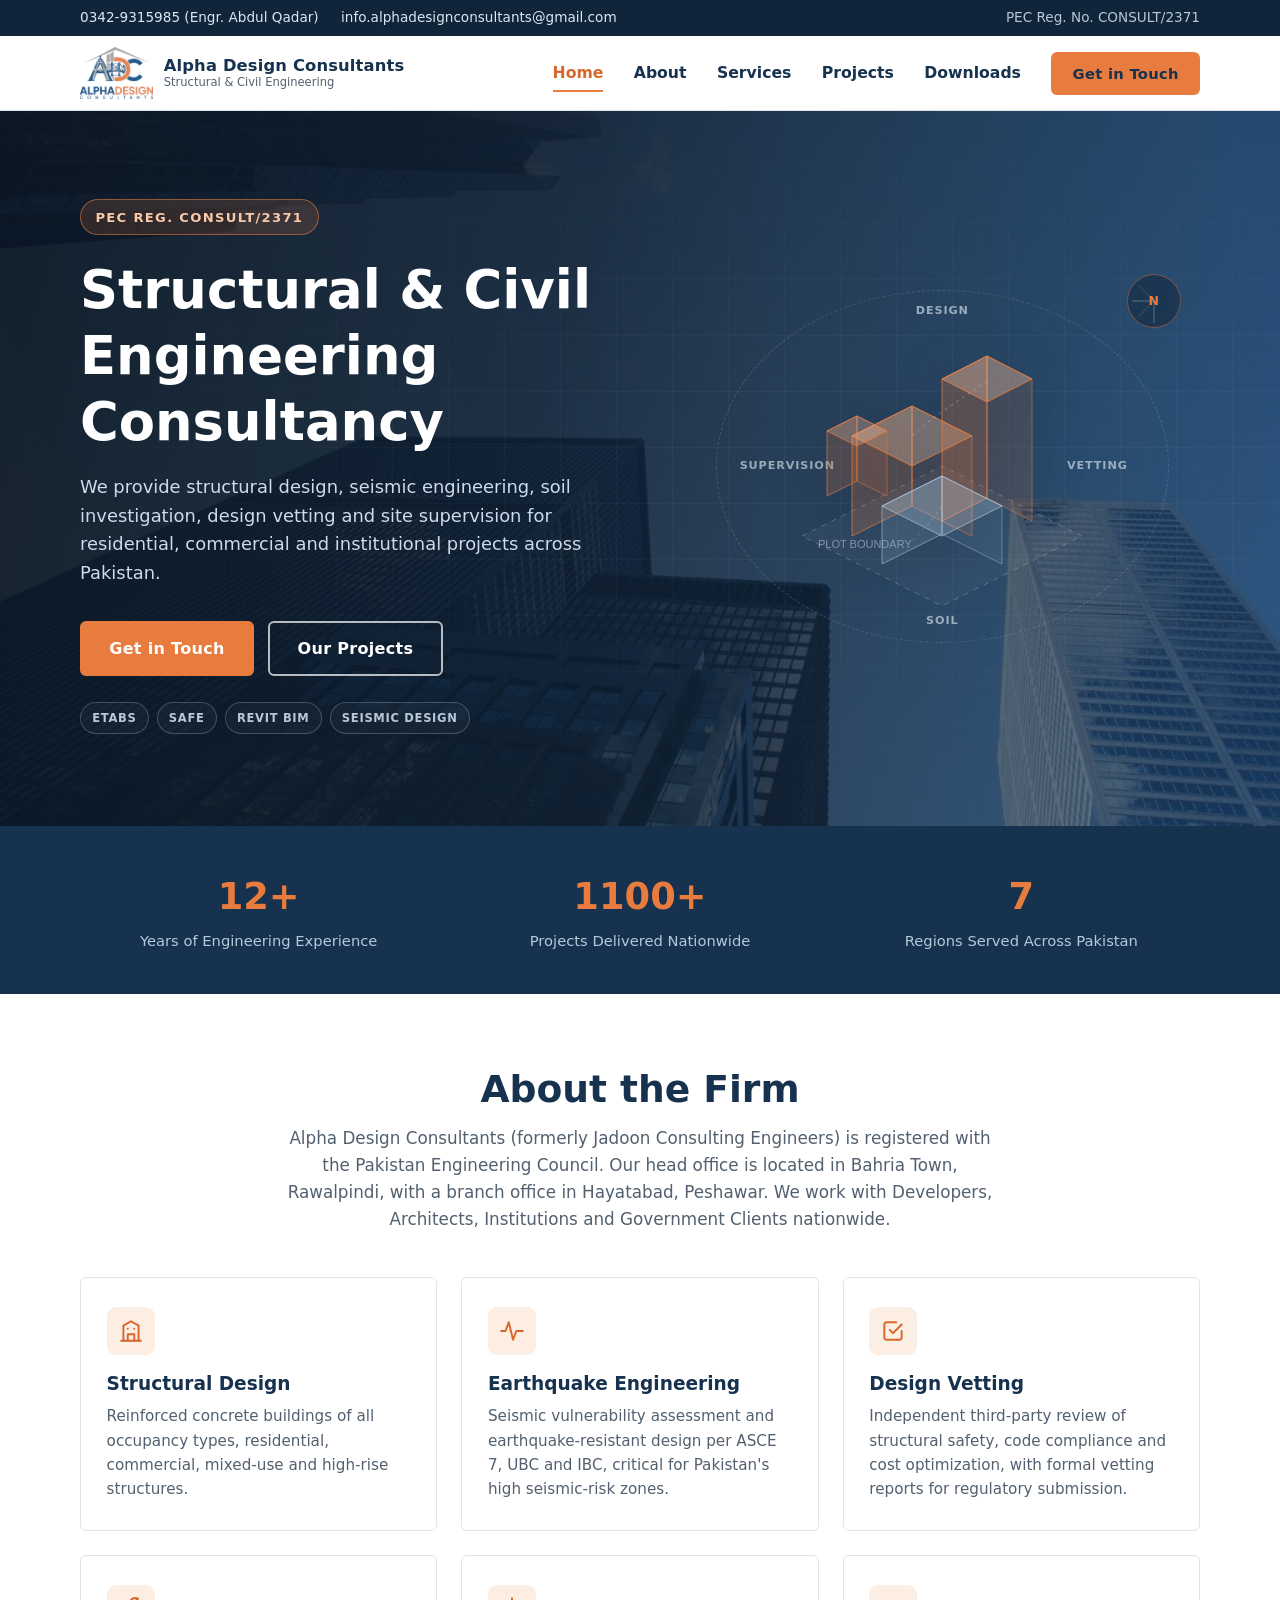
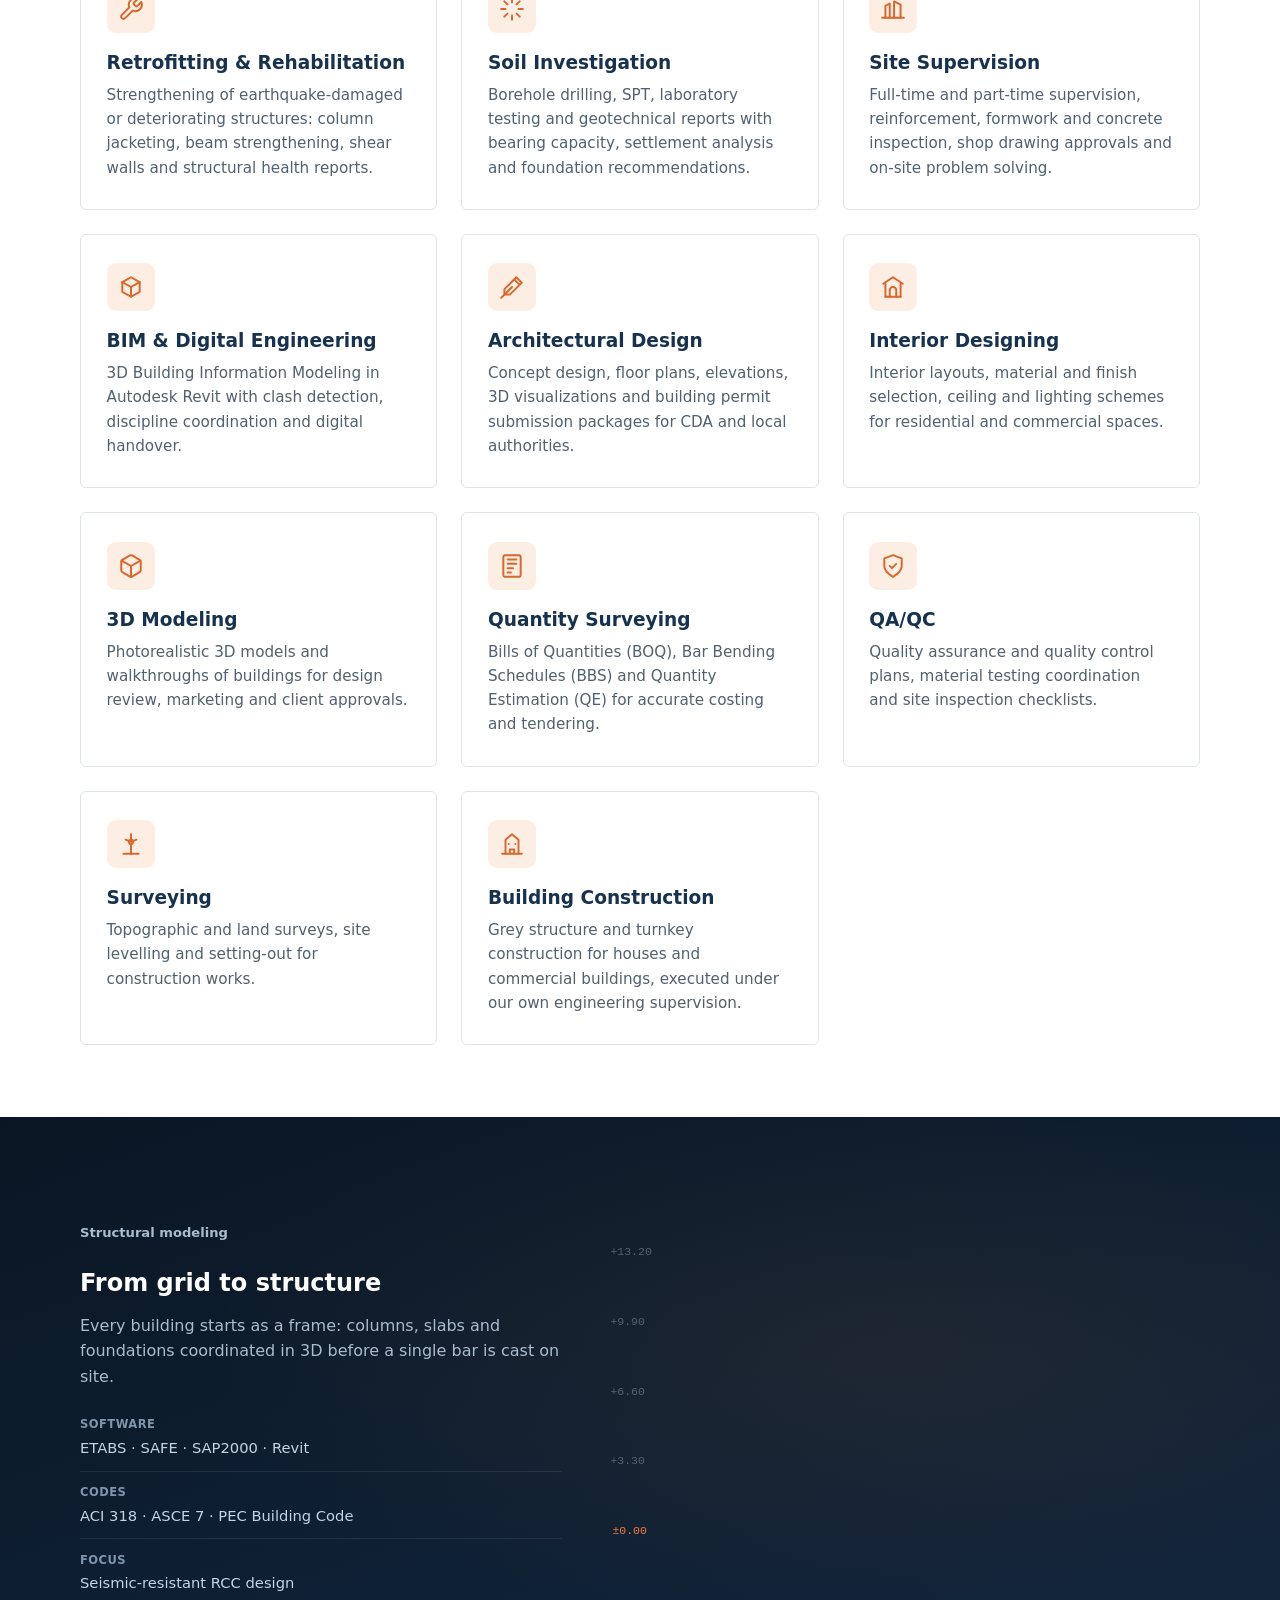
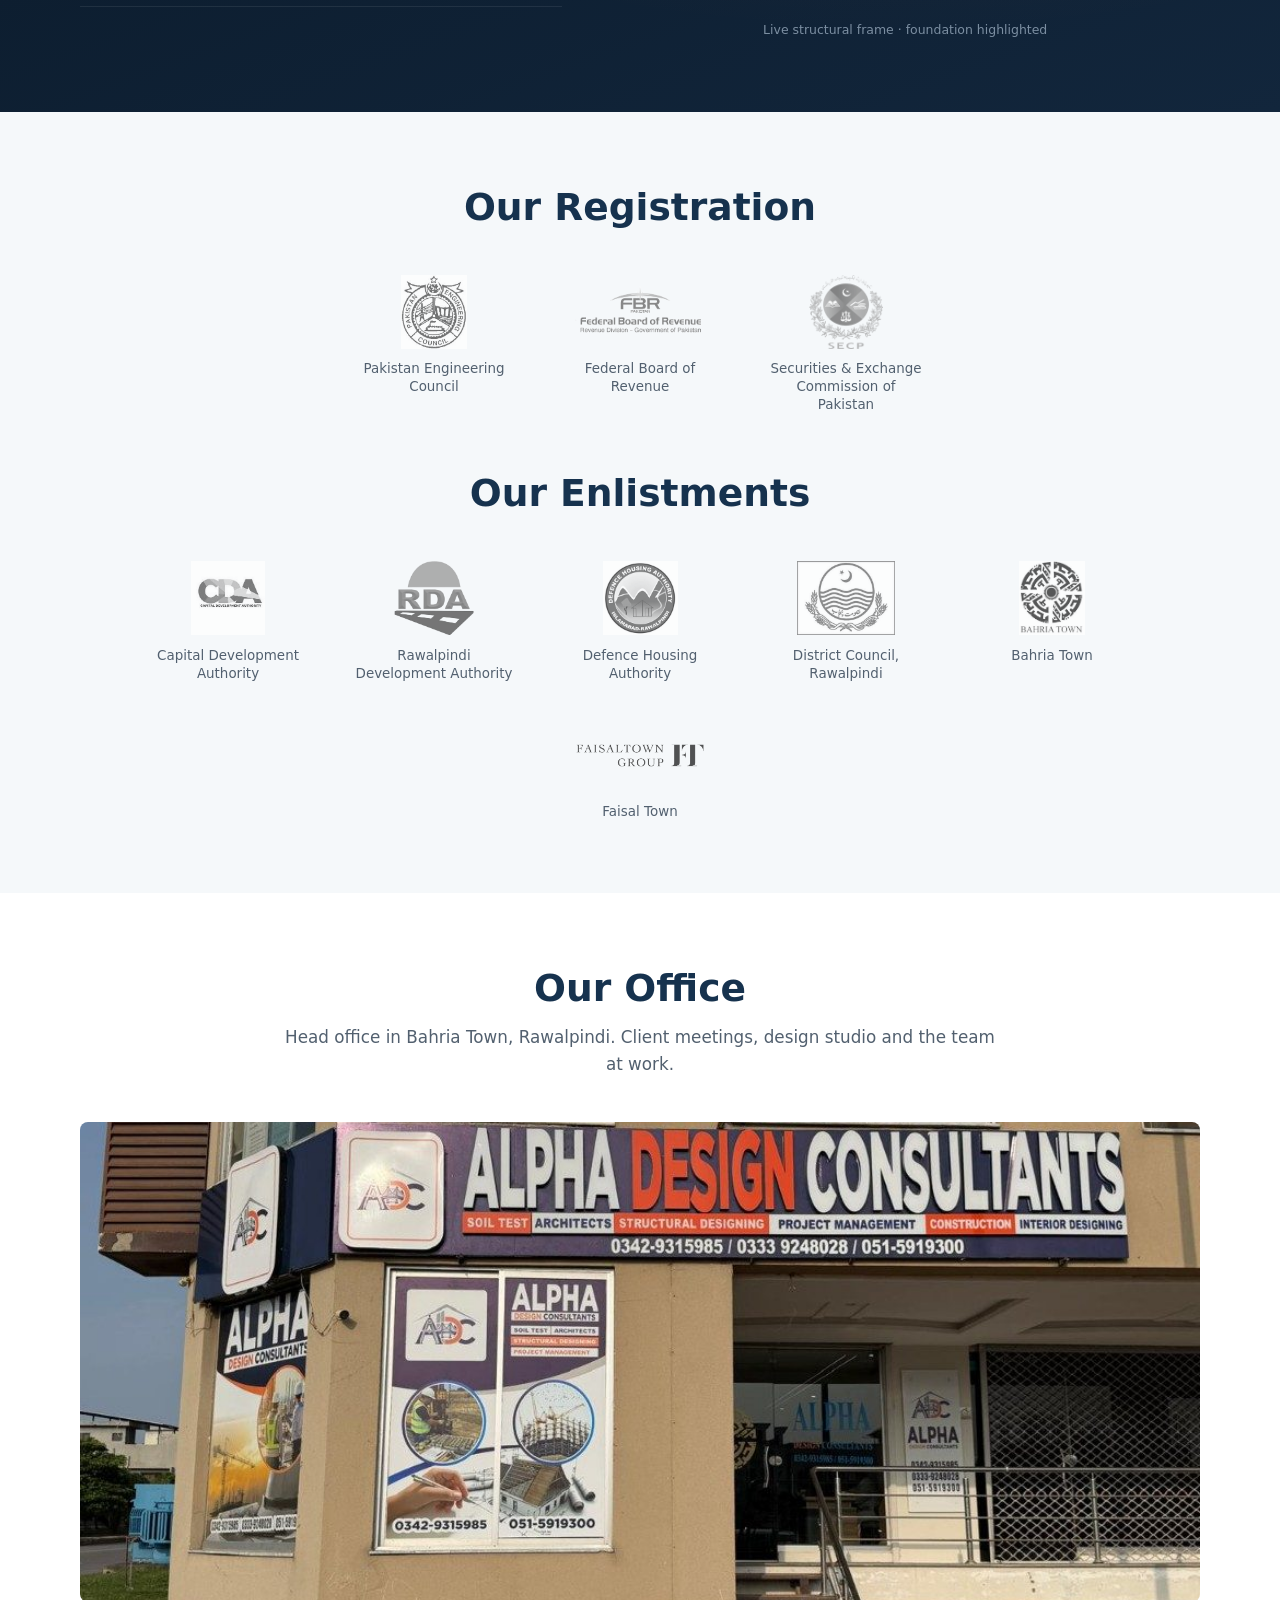
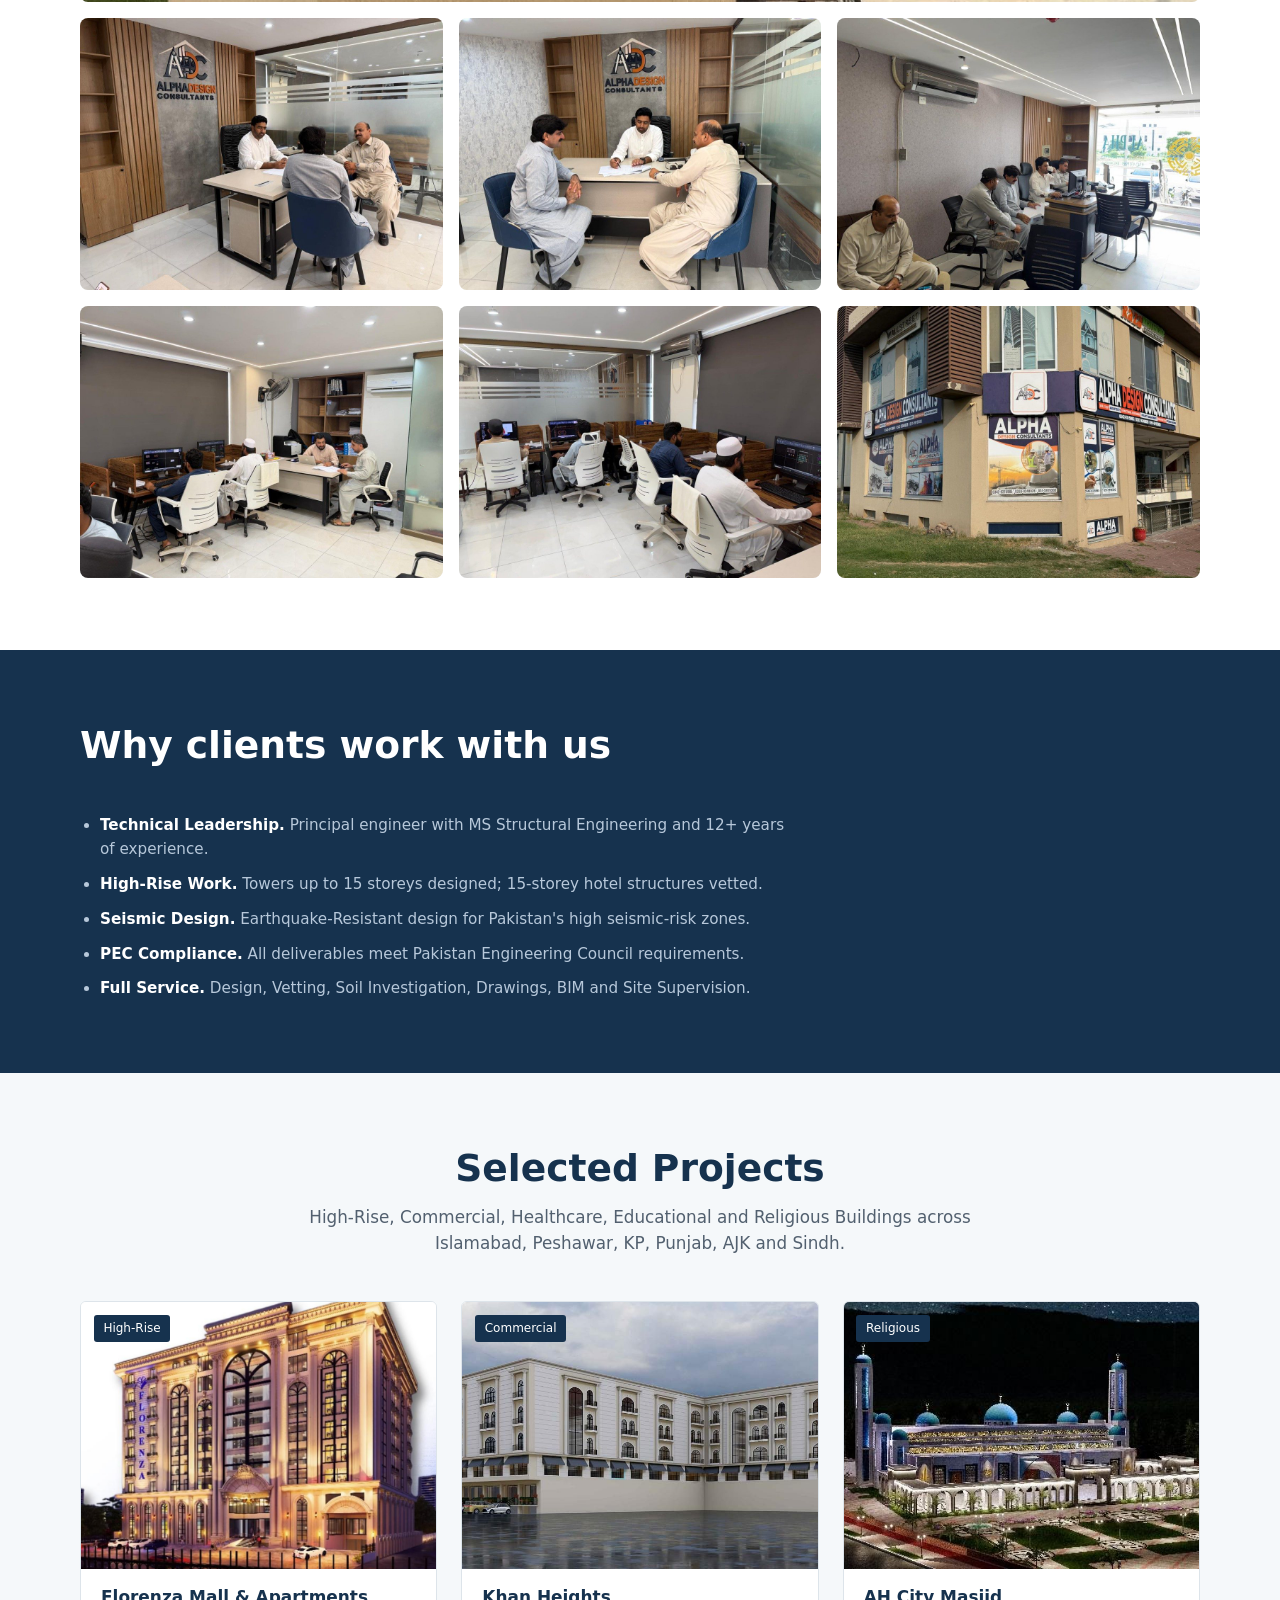
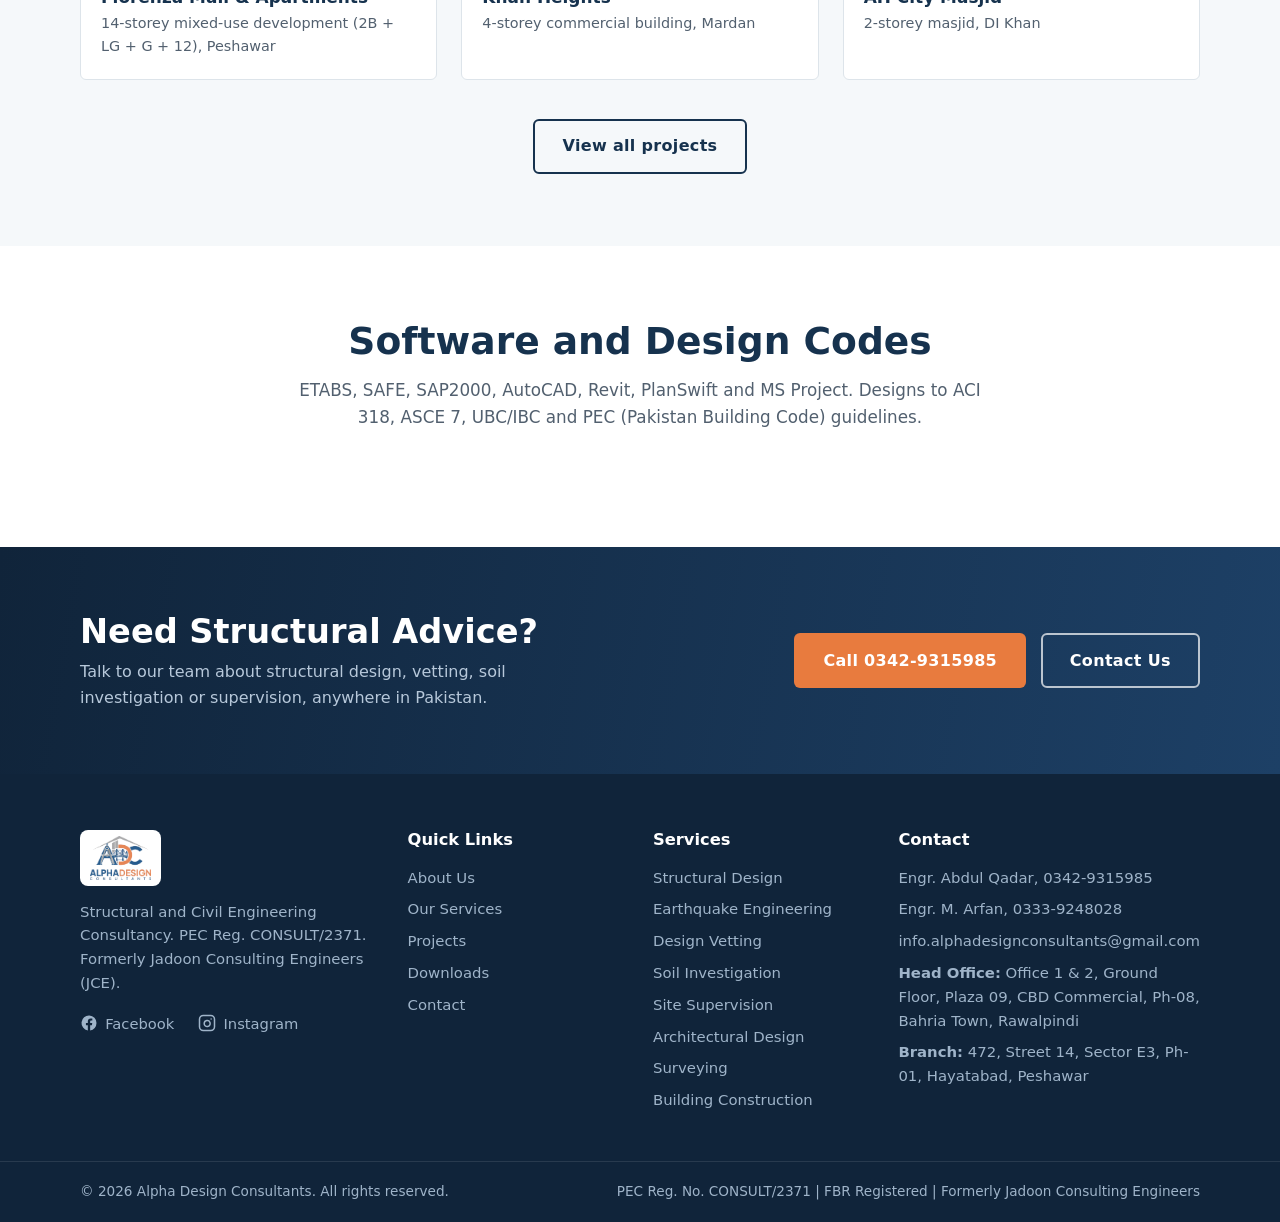
<file: index.html>
<!DOCTYPE html>
<html lang="en">
<head>
  <meta charset="UTF-8">
  <meta name="viewport" content="width=device-width, initial-scale=1.0">
  <title>Alpha Design Consultants | Structural &amp; Civil Engineering Consultancy, Pakistan</title>
  <meta name="description" content="Alpha Design Consultants (formerly JCE) is a PEC-registered structural and civil engineering consultancy in Islamabad, Rawalpindi and Peshawar, structural design, seismic engineering, soil investigation, design vetting and site supervision across Pakistan.">
  <meta property="og:title" content="Alpha Design Consultants | Structural &amp; Civil Engineering Consultancy">
  <meta property="og:description" content="Structural and civil engineering consultancy in Rawalpindi and Peshawar. PEC Reg. CONSULT/2371.">
  <meta property="og:type" content="website">
  <meta property="og:image" content="assets/img/logo.png">
  <link rel="icon" type="image/png" href="assets/img/favicon.png">
  <link rel="stylesheet" href="css/styles.css">
</head>
<body>

  <div class="topbar">
    <div class="container">
      <div class="topbar__group">
        <a href="tel:+923429315985">0342-9315985 (Engr. Abdul Qadar)</a>
        <a href="mailto:info.alphadesignconsultants@gmail.com">info.alphadesignconsultants@gmail.com</a>
      </div>
      <div class="topbar__group">
        <span>PEC Reg. No. CONSULT/2371</span>
      </div>
    </div>
  </div>

  <header class="header">
    <div class="container">
      <a class="brand" href="index.html">
        <img src="assets/img/logo.png" alt="Alpha Design Consultants logo">
        <span class="brand__text">
          <span class="brand__name">Alpha Design Consultants</span>
          <span class="brand__tag">Structural &amp; Civil Engineering</span>
        </span>
      </a>
      <button class="nav-toggle" aria-label="Toggle navigation" aria-expanded="false">
        <span></span><span></span><span></span>
      </button>
      <nav class="nav" aria-label="Main navigation">
        <a href="index.html" class="is-active">Home</a>
        <a href="about.html">About</a>
        <a href="services.html">Services</a>
        <a href="projects.html">Projects</a>
        <a href="downloads.html">Downloads</a>
        <a href="contact.html" class="btn btn--primary">Get in Touch</a>
      </nav>
    </div>
  </header>

  <main>

    <section class="hero">
      <div class="hero__grid" aria-hidden="true"></div>
      <div class="container">
        <div class="hero__layout">
          <div class="hero__inner">
            <span class="hero__badge">PEC Reg. CONSULT/2371</span>
            <h1>Structural &amp; Civil Engineering Consultancy</h1>
            <p>We provide structural design, seismic engineering, soil investigation, design vetting and site supervision for residential, commercial and institutional projects across Pakistan.</p>
            <div class="hero__actions">
              <a href="contact.html" class="btn btn--primary">Get in Touch</a>
              <a href="projects.html" class="btn btn--outline-light">Our Projects</a>
            </div>
            <div class="hero__chips" aria-hidden="true">
              <span>ETABS</span>
              <span>SAFE</span>
              <span>Revit BIM</span>
              <span>Seismic Design</span>
            </div>
          </div>
          <div class="hero__stage" aria-hidden="true">
            <div class="hero__stage-orbit">
              <span>Design</span>
              <span>Vetting</span>
              <span>Soil</span>
              <span>Supervision</span>
            </div>
            <div class="hero__compass">
              <i></i><i></i><i></i><i></i>
              <strong>N</strong>
            </div>
            <div class="hero__massing" id="hero-massing">
              <svg class="hero__iso" viewBox="0 0 420 360" fill="none" xmlns="http://www.w3.org/2000/svg">
                <g class="iso-ground">
                  <path d="M70 250 L210 180 L350 250 L210 320 Z" stroke="rgba(214,226,236,0.28)" stroke-dasharray="5 6" fill="rgba(214,226,236,0.04)"/>
                  <text x="86" y="262" fill="rgba(201,214,224,0.55)" font-size="11" font-family="Segoe UI, sans-serif">PLOT BOUNDARY</text>
                </g>
                <g class="iso-block iso-block--a">
                  <path d="M120 250 L180 220 L180 120 L120 150 Z" fill="rgba(232,123,62,0.22)" stroke="rgba(232,123,62,0.7)"/>
                  <path d="M180 220 L240 250 L240 150 L180 120 Z" fill="rgba(232,123,62,0.12)" stroke="rgba(232,123,62,0.55)"/>
                  <path d="M120 150 L180 120 L240 150 L180 180 Z" fill="rgba(255,210,180,0.28)" stroke="rgba(232,123,62,0.8)"/>
                </g>
                <g class="iso-block iso-block--b">
                  <path d="M210 235 L255 212 L255 70 L210 93 Z" fill="rgba(232,123,62,0.26)" stroke="rgba(232,123,62,0.75)"/>
                  <path d="M255 212 L300 235 L300 93 L255 70 Z" fill="rgba(232,123,62,0.14)" stroke="rgba(232,123,62,0.55)"/>
                  <path d="M210 93 L255 70 L300 93 L255 116 Z" fill="rgba(255,210,180,0.3)" stroke="rgba(232,123,62,0.85)"/>
                </g>
                <g class="iso-block iso-block--c">
                  <path d="M150 278 L210 248 L210 190 L150 220 Z" fill="rgba(140,175,205,0.18)" stroke="rgba(180,205,225,0.55)"/>
                  <path d="M210 248 L270 278 L270 220 L210 190 Z" fill="rgba(140,175,205,0.1)" stroke="rgba(180,205,225,0.4)"/>
                  <path d="M150 220 L210 190 L270 220 L210 250 Z" fill="rgba(200,220,235,0.22)" stroke="rgba(180,205,225,0.65)"/>
                </g>
                <g class="iso-block iso-block--d">
                  <path d="M95 210 L125 195 L125 130 L95 145 Z" fill="rgba(232,123,62,0.2)" stroke="rgba(232,123,62,0.65)"/>
                  <path d="M125 195 L155 210 L155 145 L125 130 Z" fill="rgba(232,123,62,0.1)" stroke="rgba(232,123,62,0.5)"/>
                  <path d="M95 145 L125 130 L155 145 L125 160 Z" fill="rgba(255,210,180,0.24)" stroke="rgba(232,123,62,0.75)"/>
                </g>
                <path class="iso-link" d="M180 150 C200 130, 220 120, 255 95" stroke="rgba(214,226,236,0.35)" stroke-dasharray="3 4"/>
                <path class="iso-link" d="M210 220 C200 235, 190 245, 180 255" stroke="rgba(214,226,236,0.28)" stroke-dasharray="3 4"/>
              </svg>
            </div>
          </div>
        </div>
      </div>
    </section>

    <section class="stats">
      <div class="container">
        <div class="stats__grid">
          <div class="stat">
            <div class="stat__value">12+</div>
            <div class="stat__label">Years of Engineering Experience</div>
          </div>
          <div class="stat">
            <div class="stat__value">1100+</div>
            <div class="stat__label">Projects Delivered Nationwide</div>
          </div>
          <div class="stat">
            <div class="stat__value">7</div>
            <div class="stat__label">Regions Served Across Pakistan</div>
          </div>
        </div>
      </div>
    </section>

    <section class="section">
      <div class="container">
        <div class="section-head section-head--center">
          <h2>About the Firm</h2>
          <p>Alpha Design Consultants (formerly Jadoon Consulting Engineers) is registered with the Pakistan Engineering Council. Our head office is located in Bahria Town, Rawalpindi, with a branch office in Hayatabad, Peshawar. We work with Developers, Architects, Institutions and Government Clients nationwide.</p>
        </div>
        <div class="grid grid--3">
          <div class="card">
            <div class="card__icon">
              <svg viewBox="0 0 24 24" fill="none" stroke="currentColor" stroke-width="1.8" stroke-linecap="round" stroke-linejoin="round"><path d="M3 21h18"/><path d="M5 21V7l7-4 7 4v14"/><path d="M9 21v-6h6v6"/><path d="M9 10h.01M15 10h.01"/></svg>
            </div>
            <h3>Structural Design</h3>
            <p>Reinforced concrete buildings of all occupancy types, residential, commercial, mixed-use and high-rise structures.</p>
          </div>
          <div class="card">
            <div class="card__icon">
              <svg viewBox="0 0 24 24" fill="none" stroke="currentColor" stroke-width="1.8" stroke-linecap="round" stroke-linejoin="round"><path d="M2 12h4l3-8 4 16 3-8h6"/></svg>
            </div>
            <h3>Earthquake Engineering</h3>
            <p>Seismic vulnerability assessment and earthquake-resistant design per ASCE 7, UBC and IBC, critical for Pakistan's high seismic-risk zones.</p>
          </div>
          <div class="card">
            <div class="card__icon">
              <svg viewBox="0 0 24 24" fill="none" stroke="currentColor" stroke-width="1.8" stroke-linecap="round" stroke-linejoin="round"><path d="M9 11l3 3 8-8"/><path d="M20 12v6a2 2 0 0 1-2 2H6a2 2 0 0 1-2-2V6a2 2 0 0 1 2-2h9"/></svg>
            </div>
            <h3>Design Vetting</h3>
            <p>Independent third-party review of structural safety, code compliance and cost optimization, with formal vetting reports for regulatory submission.</p>
          </div>
          <div class="card">
            <div class="card__icon">
              <svg viewBox="0 0 24 24" fill="none" stroke="currentColor" stroke-width="1.8" stroke-linecap="round" stroke-linejoin="round"><path d="M14.7 6.3a1 1 0 0 0 0 1.4l1.6 1.6a1 1 0 0 0 1.4 0l3.77-3.77a6 6 0 0 1-7.94 7.94l-6.91 6.91a2.12 2.12 0 0 1-3-3l6.91-6.91a6 6 0 0 1 7.94-7.94l-3.76 3.76z"/></svg>
            </div>
            <h3>Retrofitting &amp; Rehabilitation</h3>
            <p>Strengthening of earthquake-damaged or deteriorating structures: column jacketing, beam strengthening, shear walls and structural health reports.</p>
          </div>
          <div class="card">
            <div class="card__icon">
              <svg viewBox="0 0 24 24" fill="none" stroke="currentColor" stroke-width="1.8" stroke-linecap="round" stroke-linejoin="round"><path d="M12 2v4M12 18v4M4.93 4.93l2.83 2.83M16.24 16.24l2.83 2.83M2 12h4M18 12h4M4.93 19.07l2.83-2.83M16.24 7.76l2.83-2.83"/></svg>
            </div>
            <h3>Soil Investigation</h3>
            <p>Borehole drilling, SPT, laboratory testing and geotechnical reports with bearing capacity, settlement analysis and foundation recommendations.</p>
          </div>
          <div class="card">
            <div class="card__icon">
              <svg viewBox="0 0 24 24" fill="none" stroke="currentColor" stroke-width="1.8" stroke-linecap="round" stroke-linejoin="round"><path d="M2 20h20"/><path d="M5 20V9l4-2v13"/><path d="M13 20V5l6 3v12"/></svg>
            </div>
            <h3>Site Supervision</h3>
            <p>Full-time and part-time supervision, reinforcement, formwork and concrete inspection, shop drawing approvals and on-site problem solving.</p>
          </div>
          <div class="card">
            <div class="card__icon">
              <svg viewBox="0 0 24 24" fill="none" stroke="currentColor" stroke-width="1.8" stroke-linecap="round" stroke-linejoin="round"><path d="M12 3l8 4.5v9L12 21l-8-4.5v-9L12 3z"/><path d="M12 12l8-4.5M12 12v9M12 12L4 7.5"/></svg>
            </div>
            <h3>BIM &amp; Digital Engineering</h3>
            <p>3D Building Information Modeling in Autodesk Revit with clash detection, discipline coordination and digital handover.</p>
          </div>
          <div class="card">
            <div class="card__icon">
              <svg viewBox="0 0 24 24" fill="none" stroke="currentColor" stroke-width="1.8" stroke-linecap="round" stroke-linejoin="round"><path d="M2 22l10-10"/><path d="M16 3l5 5-11 11H5v-5L16 3z"/><path d="M14 5l5 5"/></svg>
            </div>
            <h3>Architectural Design</h3>
            <p>Concept design, floor plans, elevations, 3D visualizations and building permit submission packages for CDA and local authorities.</p>
          </div>
          <div class="card">
            <div class="card__icon">
              <svg viewBox="0 0 24 24" fill="none" stroke="currentColor" stroke-width="1.8" stroke-linecap="round" stroke-linejoin="round"><path d="M3 9l9-6 9 6"/><path d="M5 21V9M19 21V9"/><path d="M5 21h14"/><path d="M9 21v-6a3 3 0 0 1 6 0v6"/></svg>
            </div>
            <h3>Interior Designing</h3>
            <p>Interior layouts, material and finish selection, ceiling and lighting schemes for residential and commercial spaces.</p>
          </div>
          <div class="card">
            <div class="card__icon">
              <svg viewBox="0 0 24 24" fill="none" stroke="currentColor" stroke-width="1.8" stroke-linecap="round" stroke-linejoin="round"><path d="M21 16V8a2 2 0 0 0-1-1.73l-7-4a2 2 0 0 0-2 0l-7 4A2 2 0 0 0 3 8v8a2 2 0 0 0 1 1.73l7 4a2 2 0 0 0 2 0l7-4A2 2 0 0 0 21 16z"/><path d="M3.27 6.96L12 12.01l8.73-5.05M12 22.08V12"/></svg>
            </div>
            <h3>3D Modeling</h3>
            <p>Photorealistic 3D models and walkthroughs of buildings for design review, marketing and client approvals.</p>
          </div>
          <div class="card">
            <div class="card__icon">
              <svg viewBox="0 0 24 24" fill="none" stroke="currentColor" stroke-width="1.8" stroke-linecap="round" stroke-linejoin="round"><rect x="4" y="2" width="16" height="20" rx="2"/><path d="M8 6h8M8 10h8M8 14h5"/><path d="M8 18h3"/></svg>
            </div>
            <h3>Quantity Surveying</h3>
            <p>Bills of Quantities (BOQ), Bar Bending Schedules (BBS) and Quantity Estimation (QE) for accurate costing and tendering.</p>
          </div>
          <div class="card">
            <div class="card__icon">
              <svg viewBox="0 0 24 24" fill="none" stroke="currentColor" stroke-width="1.8" stroke-linecap="round" stroke-linejoin="round"><path d="M12 22s8-4 8-10V5l-8-3-8 3v7c0 6 8 10 8 10z"/><path d="M9 12l2 2 4-4"/></svg>
            </div>
            <h3>QA/QC</h3>
            <p>Quality assurance and quality control plans, material testing coordination and site inspection checklists.</p>
          </div>
          <div class="card">
            <div class="card__icon">
              <svg viewBox="0 0 24 24" fill="none" stroke="currentColor" stroke-width="1.8" stroke-linecap="round" stroke-linejoin="round"><path d="M12 3v5"/><circle cx="12" cy="10" r="2"/><path d="M12 12v9"/><path d="M5 21h14"/><path d="M7 8l5 2 5-2"/></svg>
            </div>
            <h3>Surveying</h3>
            <p>Topographic and land surveys, site levelling and setting-out for construction works.</p>
          </div>
          <div class="card">
            <div class="card__icon">
              <svg viewBox="0 0 24 24" fill="none" stroke="currentColor" stroke-width="1.8" stroke-linecap="round" stroke-linejoin="round"><path d="M3 21h18"/><path d="M6 21V8l6-5 6 5v13"/><path d="M10 21v-4h4v4"/><path d="M9 12h.01M15 12h.01"/></svg>
            </div>
            <h3>Building Construction</h3>
            <p>Grey structure and turnkey construction for houses and commercial buildings, executed under our own engineering supervision.</p>
          </div>
        </div>
      </div>
    </section>

    <section class="section model-stage" aria-label="Structural model animation">
      <div class="container">
        <div class="model-stage__layout">
          <div class="model-stage__copy">
            <p class="model-stage__eyebrow">Structural modeling</p>
            <h2>From grid to structure</h2>
            <p>Every building starts as a frame: columns, slabs and foundations coordinated in 3D before a single bar is cast on site.</p>
            <ul class="model-stage__meta">
              <li><span>Software</span> ETABS · SAFE · SAP2000 · Revit</li>
              <li><span>Codes</span> ACI 318 · ASCE 7 · PEC Building Code</li>
              <li><span>Focus</span> Seismic-resistant RCC design</li>
            </ul>
          </div>
          <div class="model-stage__viewport">
            <div class="model-stage__scale" aria-hidden="true">
              <span data-level="0">±0.00</span>
              <span data-level="1">+3.30</span>
              <span data-level="2">+6.60</span>
              <span data-level="3">+9.90</span>
              <span data-level="4">+13.20</span>
            </div>
            <canvas id="structure-model" width="720" height="520" aria-label="Animated structural wireframe of a multi-storey building"></canvas>
            <p class="model-stage__caption">Live structural frame · foundation highlighted</p>
          </div>
        </div>
      </div>
    </section>

    <section class="section section--soft authorities">
      <div class="container">
        <div class="section-head section-head--center">
          <h2>Our Registration</h2>
        </div>
        <div class="authority-row">
          <div class="authority">
            <img src="assets/img/authority-pec.png" alt="Pakistan Engineering Council logo" loading="lazy">
            <span>Pakistan Engineering Council</span>
          </div>
          <div class="authority">
            <img src="assets/img/authority-fbr.png" alt="Federal Board of Revenue logo" loading="lazy">
            <span>Federal Board of Revenue</span>
          </div>
          <div class="authority">
            <img src="assets/img/authority-secp.png" alt="Securities and Exchange Commission of Pakistan logo" loading="lazy">
            <span>Securities &amp; Exchange Commission of Pakistan</span>
          </div>
        </div>
        <div class="section-head section-head--center" style="margin-top:3.5rem;">
          <h2>Our Enlistments</h2>
        </div>
        <div class="authority-row">
          <div class="authority">
            <img src="assets/img/authority-cda.png" alt="Capital Development Authority logo" loading="lazy">
            <span>Capital Development Authority</span>
          </div>
          <div class="authority">
            <img src="assets/img/authority-rda.png" alt="Rawalpindi Development Authority logo" loading="lazy">
            <span>Rawalpindi Development Authority</span>
          </div>
          <div class="authority">
            <img src="assets/img/authority-dha.png" alt="Defence Housing Authority Islamabad-Rawalpindi logo" loading="lazy">
            <span>Defence Housing Authority</span>
          </div>
          <div class="authority">
            <img src="assets/img/authority-district-council.png" alt="District Council Rawalpindi emblem" loading="lazy">
            <span>District Council, Rawalpindi</span>
          </div>
          <div class="authority">
            <img src="assets/img/authority-bahria.png" alt="Bahria Town logo" loading="lazy">
            <span>Bahria Town</span>
          </div>
          <div class="authority">
            <img src="assets/img/authority-faisal-town.png" alt="Faisal Town Group logo" loading="lazy">
            <span>Faisal Town</span>
          </div>
        </div>
      </div>
    </section>

    <section class="section">
      <div class="container">
        <div class="section-head section-head--center">
          <h2>Our Office</h2>
          <p>Head office in Bahria Town, Rawalpindi. Client meetings, design studio and the team at work.</p>
        </div>
        <div class="office-gallery">
          <figure class="office-gallery__item office-gallery__item--wide">
            <img src="assets/img/office-exterior-sign.jpg" alt="Alpha Design Consultants head office exterior and storefront signage, Bahria Town Rawalpindi" loading="lazy">
          </figure>
          <figure class="office-gallery__item">
            <img src="assets/img/office-md-meeting.jpg" alt="Client meeting in the Managing Director's office at Alpha Design Consultants" loading="lazy">
          </figure>
          <figure class="office-gallery__item">
            <img src="assets/img/office-md-desk.jpg" alt="Consultation at the Managing Director's desk with the ADC logo wall behind" loading="lazy">
          </figure>
          <figure class="office-gallery__item">
            <img src="assets/img/office-front-desk.jpg" alt="Front desk and waiting area inside Alpha Design Consultants office" loading="lazy">
          </figure>
          <figure class="office-gallery__item">
            <img src="assets/img/office-studio-meeting.jpg" alt="Design studio with CAD workstations and a client meeting desk" loading="lazy">
          </figure>
          <figure class="office-gallery__item">
            <img src="assets/img/office-studio-cad.jpg" alt="Engineering team working on structural CAD drawings at the office workstations" loading="lazy">
          </figure>
          <figure class="office-gallery__item">
            <img src="assets/img/office-exterior-corner.jpg" alt="Corner view of Alpha Design Consultants office building exterior" loading="lazy">
          </figure>
        </div>
      </div>
    </section>

    <section class="section section--navy">
      <div class="container">
        <div class="section-head">
          <h2 style="color:#fff">Why clients work with us</h2>
        </div>
        <ul class="strengths-list">
          <li><strong>Technical Leadership.</strong> Principal engineer with MS Structural Engineering and 12+ years of experience.</li>
          <li><strong>High-Rise Work.</strong> Towers up to 15 storeys designed; 15-storey hotel structures vetted.</li>
          <li><strong>Seismic Design.</strong> Earthquake-Resistant design for Pakistan's high seismic-risk zones.</li>
          <li><strong>PEC Compliance.</strong> All deliverables meet Pakistan Engineering Council requirements.</li>
          <li><strong>Full Service.</strong> Design, Vetting, Soil Investigation, Drawings, BIM and Site Supervision.</li>
        </ul>
      </div>
    </section>

    <section class="section section--soft">
      <div class="container">
        <div class="section-head section-head--center">
          <h2>Selected Projects</h2>
          <p>High-Rise, Commercial, Healthcare, Educational and Religious Buildings across Islamabad, Peshawar, KP, Punjab, AJK and Sindh.</p>
        </div>
        <div class="grid grid--3">
          <a href="projects.html" class="project-card">
            <div class="project-card__media">
              <img src="assets/img/project-florenza-mall.jpg" alt="Florenza Mall &amp; Apartments, Peshawar, architectural render" loading="lazy">
              <span class="project-card__tag">High-Rise</span>
            </div>
            <div class="project-card__body">
              <h3>Florenza Mall &amp; Apartments</h3>
              <p>14-storey mixed-use development (2B + LG + G + 12), Peshawar</p>
            </div>
          </a>
          <a href="projects.html" class="project-card">
            <div class="project-card__media">
              <img src="assets/img/project-khan-heights.jpg" alt="Khan Heights, Mardan, architectural render" loading="lazy">
              <span class="project-card__tag">Commercial</span>
            </div>
            <div class="project-card__body">
              <h3>Khan Heights</h3>
              <p>4-storey commercial building, Mardan</p>
            </div>
          </a>
          <a href="projects.html" class="project-card">
            <div class="project-card__media">
              <img src="assets/img/project-ah-city-masjid.jpg" alt="AH City Masjid, DI Khan, night render" loading="lazy">
              <span class="project-card__tag">Religious</span>
            </div>
            <div class="project-card__body">
              <h3>AH City Masjid</h3>
              <p>2-storey masjid, DI Khan</p>
            </div>
          </a>
        </div>
        <div style="text-align:center; margin-top:2.4rem;">
          <a href="projects.html" class="btn btn--outline">View all projects</a>
        </div>
      </div>
    </section>

    <section class="section">
      <div class="container">
        <div class="section-head section-head--center">
          <h2>Software and Design Codes</h2>
          <p>ETABS, SAFE, SAP2000, AutoCAD, Revit, PlanSwift and MS Project. Designs to ACI 318, ASCE 7, UBC/IBC and PEC (Pakistan Building Code) guidelines.</p>
        </div>
      </div>
    </section>

    <section class="cta">
      <div class="container">
        <div>
          <h2>Need Structural Advice?</h2>
          <p>Talk to our team about structural design, vetting, soil investigation or supervision, anywhere in Pakistan.</p>
        </div>
        <div class="cta__actions">
          <a href="tel:+923429315985" class="btn btn--primary">Call 0342-9315985</a>
          <a href="contact.html" class="btn btn--outline-light">Contact Us</a>
        </div>
      </div>
    </section>

  </main>

  <footer class="footer">
    <div class="container">
      <div class="footer__grid">
        <div class="footer__brand">
          <img src="assets/img/logo.png" alt="Alpha Design Consultants logo">
          <p>Structural and Civil Engineering Consultancy. PEC Reg. CONSULT/2371. Formerly Jadoon Consulting Engineers (JCE).</p>
          <a class="footer__social" href="https://www.facebook.com/alphadesignconsultants" target="_blank" rel="noopener">
            <svg viewBox="0 0 24 24" fill="currentColor" aria-hidden="true"><path d="M22 12a10 10 0 1 0-11.56 9.88v-6.99H7.9V12h2.54V9.8c0-2.5 1.49-3.89 3.77-3.89 1.09 0 2.23.2 2.23.2v2.46h-1.26c-1.24 0-1.63.77-1.63 1.56V12h2.78l-.44 2.89h-2.34v6.99A10 10 0 0 0 22 12z"/></svg>
            Facebook
          </a>
          <a class="footer__social" href="https://www.instagram.com/alphadesignconsultants" target="_blank" rel="noopener">
            <svg viewBox="0 0 24 24" fill="none" stroke="currentColor" stroke-width="2" stroke-linecap="round" stroke-linejoin="round" aria-hidden="true"><rect x="2" y="2" width="20" height="20" rx="5"/><path d="M16 11.37a4 4 0 1 1-7.75 1.13 4 4 0 0 1 7.75-1.13z"/><line x1="17.5" y1="6.5" x2="17.51" y2="6.5"/></svg>
            Instagram
          </a>
        </div>
        <div>
          <h4>Quick Links</h4>
          <ul>
            <li><a href="about.html">About Us</a></li>
            <li><a href="services.html">Our Services</a></li>
            <li><a href="projects.html">Projects</a></li>
            <li><a href="downloads.html">Downloads</a></li>
            <li><a href="contact.html">Contact</a></li>
          </ul>
        </div>
        <div>
          <h4>Services</h4>
          <ul>
            <li><a href="services.html#structural">Structural Design</a></li>
            <li><a href="services.html#seismic">Earthquake Engineering</a></li>
            <li><a href="services.html#vetting">Design Vetting</a></li>
            <li><a href="services.html#geotechnical">Soil Investigation</a></li>
            <li><a href="services.html#supervision">Site Supervision</a></li>
            <li><a href="services.html#architecture">Architectural Design</a></li>
            <li><a href="services.html#surveying">Surveying</a></li>
            <li><a href="services.html#construction">Building Construction</a></li>
          </ul>
        </div>
        <div>
          <h4>Contact</h4>
          <ul>
            <li><a href="tel:+923429315985">Engr. Abdul Qadar, 0342-9315985</a></li>
            <li><a href="tel:+923339248028">Engr. M. Arfan, 0333-9248028</a></li>
            <li><a href="mailto:info.alphadesignconsultants@gmail.com">info.alphadesignconsultants@gmail.com</a></li>
            <li><strong>Head Office:</strong> Office 1 &amp; 2, Ground Floor, Plaza 09, CBD Commercial, Ph-08, Bahria Town, Rawalpindi</li>
            <li><strong>Branch:</strong> 472, Street 14, Sector E3, Ph-01, Hayatabad, Peshawar</li>
          </ul>
        </div>
      </div>
    </div>
    <div class="footer__bottom">
      <div class="container">
        <span>&copy; <span id="year"></span> Alpha Design Consultants. All rights reserved.</span>
        <span>PEC Reg. No. CONSULT/2371 | FBR Registered | Formerly Jadoon Consulting Engineers</span>
      </div>
    </div>
  </footer>

  <script src="js/main.js"></script>
</body>
</html>
</file>
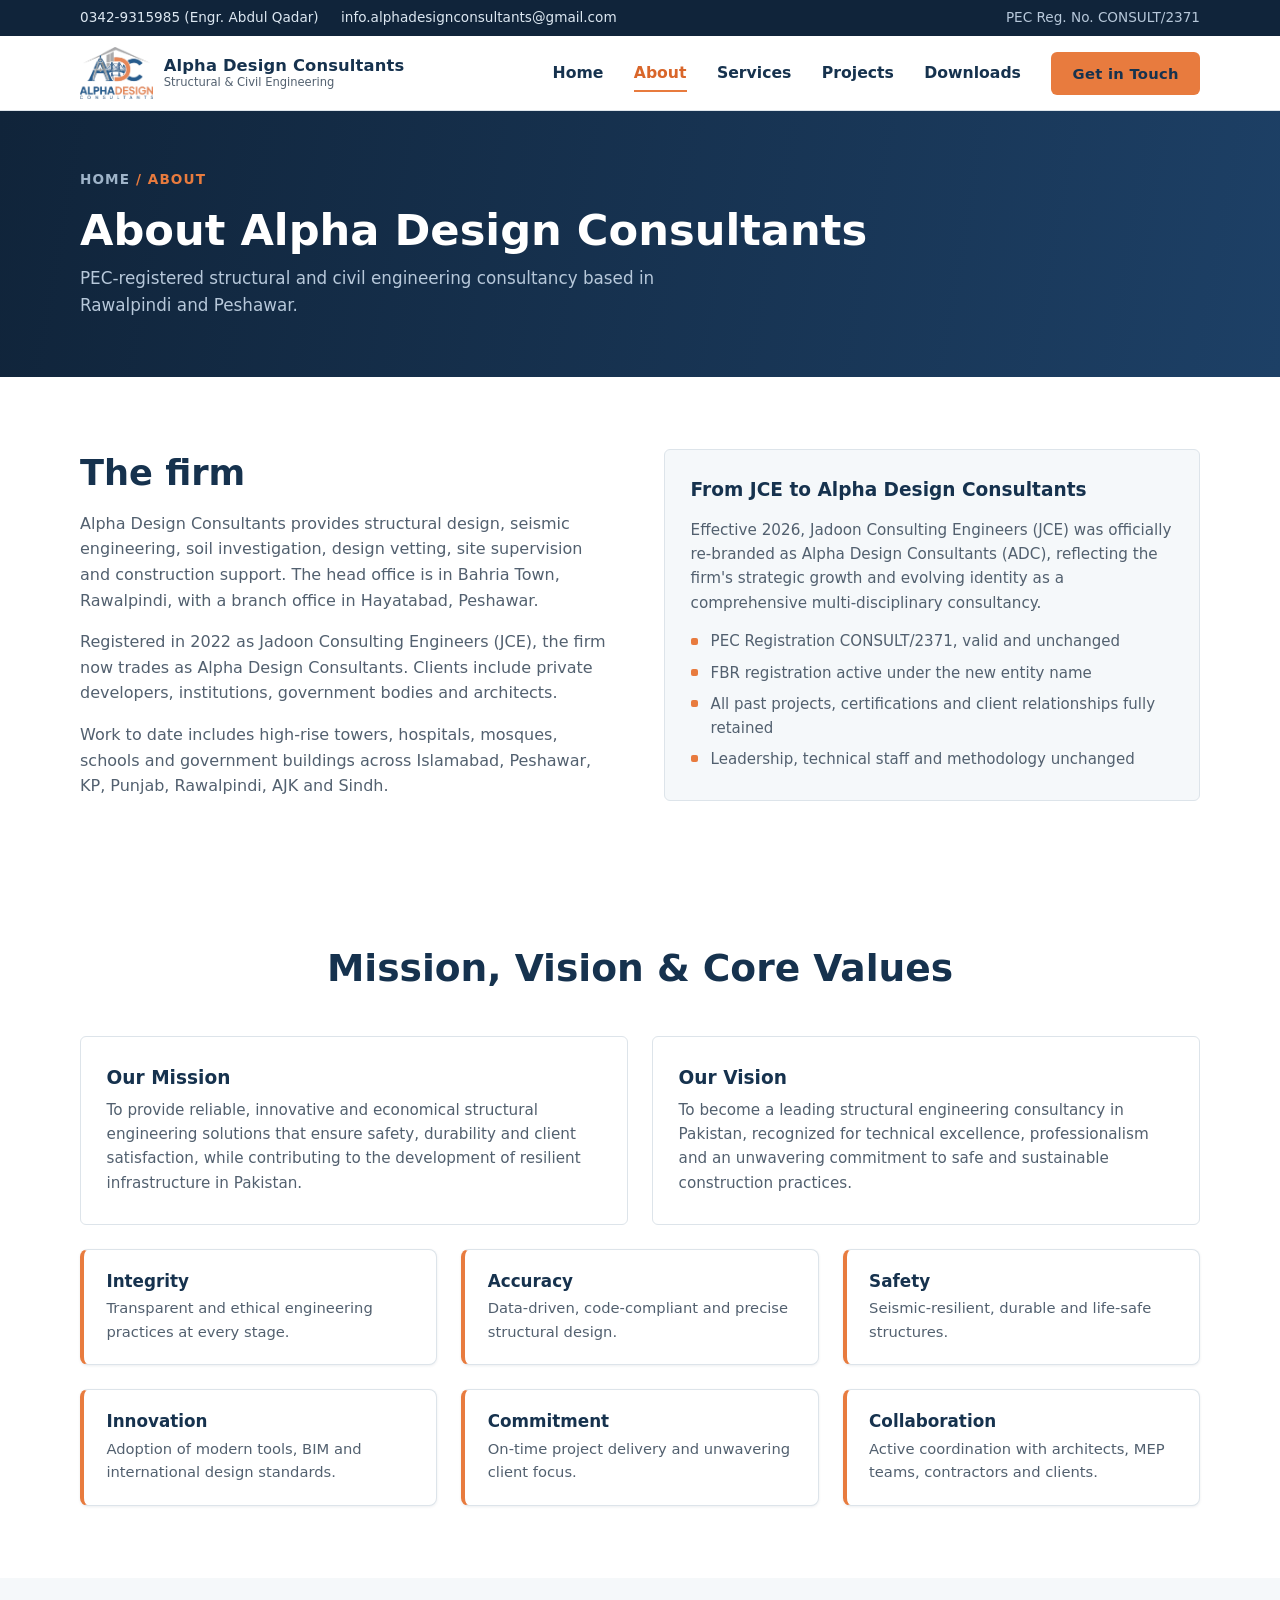
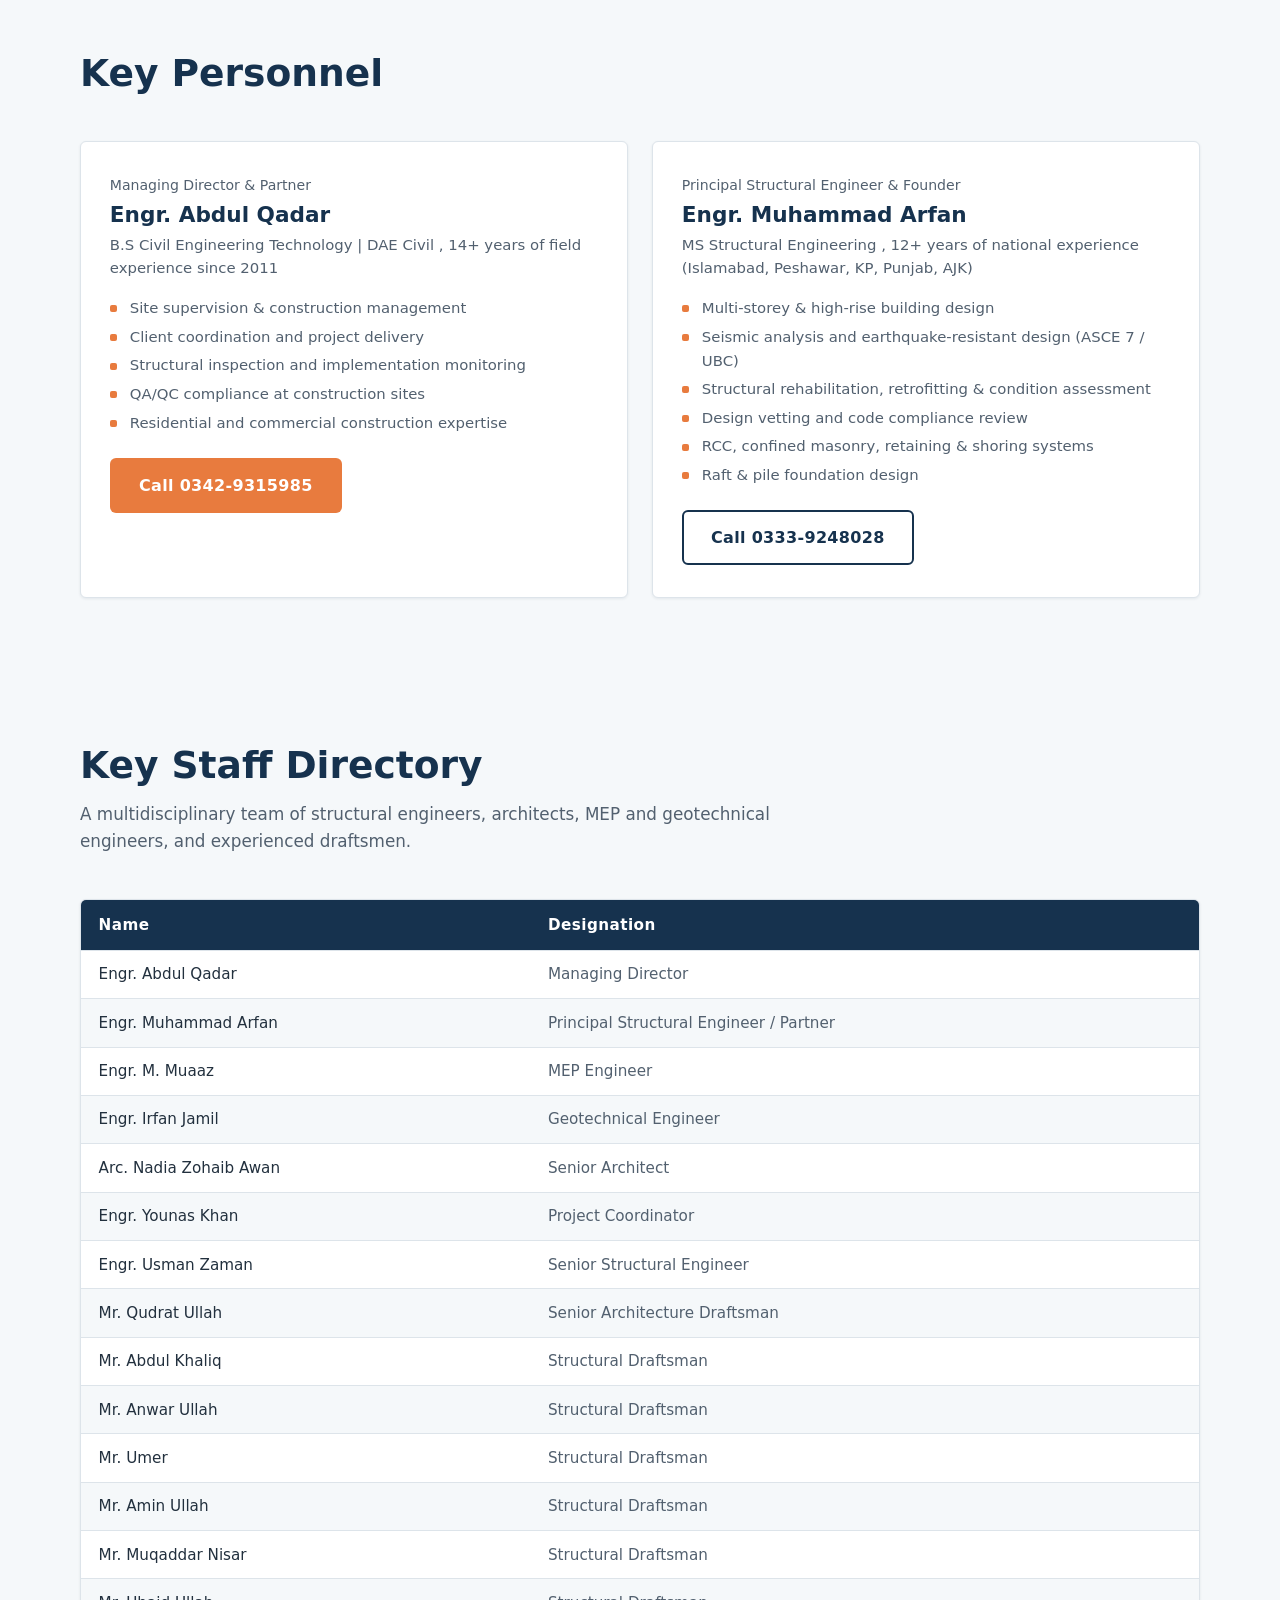
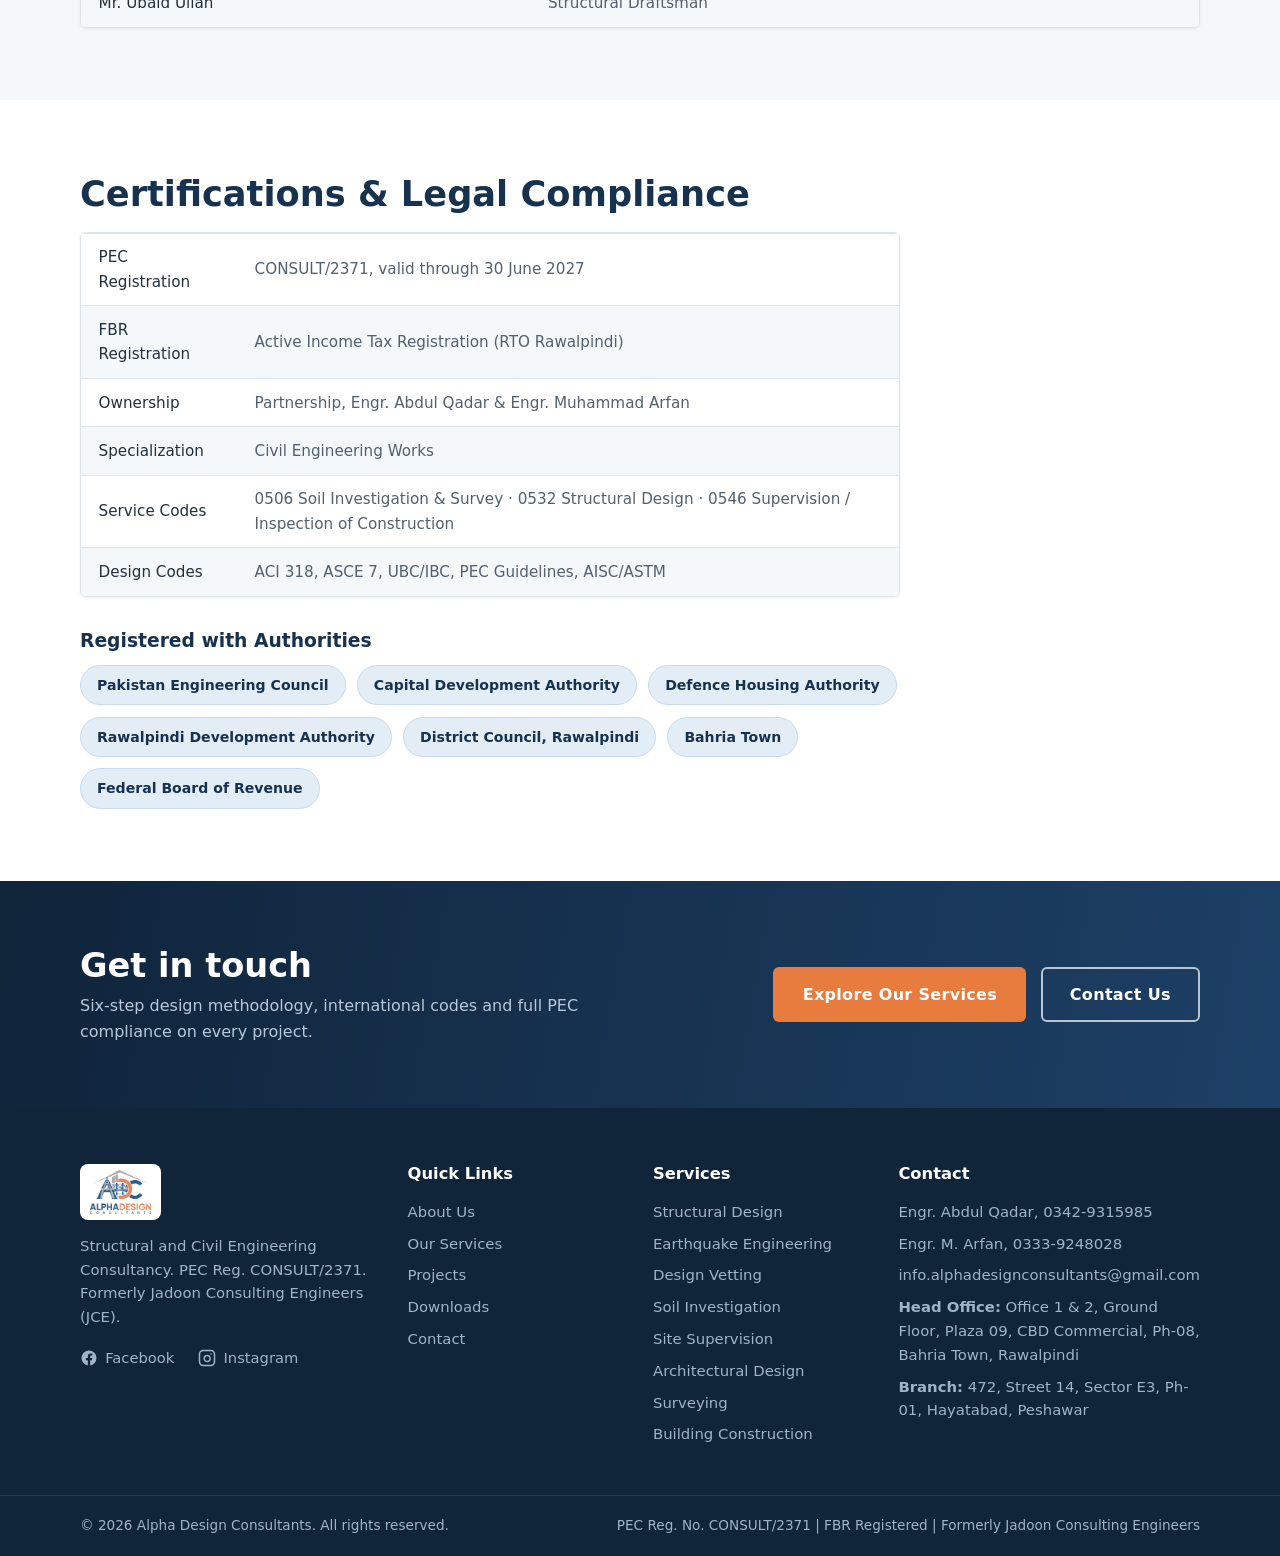
<file: about.html>
<!DOCTYPE html>
<html lang="en">
<head>
  <meta charset="UTF-8">
  <meta name="viewport" content="width=device-width, initial-scale=1.0">
  <title>About Us | Alpha Design Consultants, Structural &amp; Civil Engineering Consultancy</title>
  <meta name="description" content="About Alpha Design Consultants (formerly Jadoon Consulting Engineers): our story, mission, leadership, team and certifications. PEC Reg. CONSULT/2371, offices in Rawalpindi and Peshawar.">
  <meta property="og:title" content="About Alpha Design Consultants">
  <meta property="og:description" content="PEC-registered structural engineering consultancy, our story, leadership, team and certifications.">
  <meta property="og:type" content="website">
  <meta property="og:image" content="assets/img/logo.png">
  <link rel="icon" type="image/png" href="assets/img/favicon.png">
  <link rel="stylesheet" href="css/styles.css">
</head>
<body>

  <div class="topbar">
    <div class="container">
      <div class="topbar__group">
        <a href="tel:+923429315985">0342-9315985 (Engr. Abdul Qadar)</a>
        <a href="mailto:info.alphadesignconsultants@gmail.com">info.alphadesignconsultants@gmail.com</a>
      </div>
      <div class="topbar__group">
        <span>PEC Reg. No. CONSULT/2371</span>
      </div>
    </div>
  </div>

  <header class="header">
    <div class="container">
      <a class="brand" href="index.html">
        <img src="assets/img/logo.png" alt="Alpha Design Consultants logo">
        <span class="brand__text">
          <span class="brand__name">Alpha Design Consultants</span>
          <span class="brand__tag">Structural &amp; Civil Engineering</span>
        </span>
      </a>
      <button class="nav-toggle" aria-label="Toggle navigation" aria-expanded="false">
        <span></span><span></span><span></span>
      </button>
      <nav class="nav" aria-label="Main navigation">
        <a href="index.html">Home</a>
        <a href="about.html" class="is-active">About</a>
        <a href="services.html">Services</a>
        <a href="projects.html">Projects</a>
        <a href="downloads.html">Downloads</a>
        <a href="contact.html" class="btn btn--primary">Get in Touch</a>
      </nav>
    </div>
  </header>

  <main>

    <section class="page-hero">
      <div class="container">
        <div class="breadcrumb"><a href="index.html">Home</a> / About</div>
        <h1>About Alpha Design Consultants</h1>
        <p>PEC-registered structural and civil engineering consultancy based in Rawalpindi and Peshawar.</p>
      </div>
    </section>

    <section class="section">
      <div class="container">
        <div class="grid grid--2" style="align-items:center; gap:3rem;">
          <div>
            <h2 style="font-size:clamp(1.6rem,3vw,2.2rem); margin-bottom:1rem;">The firm</h2>
            <p style="color:var(--ink-soft); margin-bottom:1rem;">Alpha Design Consultants provides structural design, seismic engineering, soil investigation, design vetting, site supervision and construction support. The head office is in Bahria Town, Rawalpindi, with a branch office in Hayatabad, Peshawar.</p>
            <p style="color:var(--ink-soft); margin-bottom:1rem;">Registered in 2022 as Jadoon Consulting Engineers (JCE), the firm now trades as Alpha Design Consultants. Clients include private developers, institutions, government bodies and architects.</p>
            <p style="color:var(--ink-soft);">Work to date includes high-rise towers, hospitals, mosques, schools and government buildings across Islamabad, Peshawar, KP, Punjab, Rawalpindi, AJK and Sindh.</p>
          </div>
          <div>
            <div class="card" style="background:var(--bg-soft);">
              <h3 style="margin-bottom:1rem;">From JCE to Alpha Design Consultants</h3>
              <p style="margin-bottom:0.9rem;">Effective 2026, Jadoon Consulting Engineers (JCE) was officially re-branded as Alpha Design Consultants (ADC), reflecting the firm's strategic growth and evolving identity as a comprehensive multi-disciplinary consultancy.</p>
              <ul style="display:grid; gap:0.45rem;">
                <li style="position:relative; padding-left:1.25rem; font-size:0.94rem; color:var(--ink-soft);"><span style="position:absolute; left:0; top:0.55em; width:7px; height:7px; border-radius:2px; background:var(--orange-500);"></span>PEC Registration CONSULT/2371, valid and unchanged</li>
                <li style="position:relative; padding-left:1.25rem; font-size:0.94rem; color:var(--ink-soft);"><span style="position:absolute; left:0; top:0.55em; width:7px; height:7px; border-radius:2px; background:var(--orange-500);"></span>FBR registration active under the new entity name</li>
                <li style="position:relative; padding-left:1.25rem; font-size:0.94rem; color:var(--ink-soft);"><span style="position:absolute; left:0; top:0.55em; width:7px; height:7px; border-radius:2px; background:var(--orange-500);"></span>All past projects, certifications and client relationships fully retained</li>
                <li style="position:relative; padding-left:1.25rem; font-size:0.94rem; color:var(--ink-soft);"><span style="position:absolute; left:0; top:0.55em; width:7px; height:7px; border-radius:2px; background:var(--orange-500);"></span>Leadership, technical staff and methodology unchanged</li>
              </ul>
            </div>
          </div>
        </div>
      </div>
    </section>

    <section class="section">
      <div class="container">
        <div class="section-head section-head--center">
          <h2>Mission, Vision &amp; Core Values</h2>
        </div>
        <div class="grid grid--2" style="margin-bottom:1.5rem;">
          <div class="card">
            <h3>Our Mission</h3>
            <p>To provide reliable, innovative and economical structural engineering solutions that ensure safety, durability and client satisfaction, while contributing to the development of resilient infrastructure in Pakistan.</p>
          </div>
          <div class="card">
            <h3>Our Vision</h3>
            <p>To become a leading structural engineering consultancy in Pakistan, recognized for technical excellence, professionalism and an unwavering commitment to safe and sustainable construction practices.</p>
          </div>
        </div>
        <div class="grid grid--3">
          <div class="value-card">
            <h3>Integrity</h3>
            <p>Transparent and ethical engineering practices at every stage.</p>
          </div>
          <div class="value-card">
            <h3>Accuracy</h3>
            <p>Data-driven, code-compliant and precise structural design.</p>
          </div>
          <div class="value-card">
            <h3>Safety</h3>
            <p>Seismic-resilient, durable and life-safe structures.</p>
          </div>
          <div class="value-card">
            <h3>Innovation</h3>
            <p>Adoption of modern tools, BIM and international design standards.</p>
          </div>
          <div class="value-card">
            <h3>Commitment</h3>
            <p>On-time project delivery and unwavering client focus.</p>
          </div>
          <div class="value-card">
            <h3>Collaboration</h3>
            <p>Active coordination with architects, MEP teams, contractors and clients.</p>
          </div>
        </div>
      </div>
    </section>

    <section class="section section--soft">
      <div class="container">
        <div class="section-head">
          <h2>Key Personnel</h2>
        </div>
        <div class="grid grid--2">
          <div class="leader-card">
            <div class="leader-card__role">Managing Director &amp; Partner</div>
            <h3>Engr. Abdul Qadar</h3>
            <p class="leader-card__meta">B.S Civil Engineering Technology | DAE Civil , 14+ years of field experience since 2011</p>
            <ul>
              <li>Site supervision &amp; construction management</li>
              <li>Client coordination and project delivery</li>
              <li>Structural inspection and implementation monitoring</li>
              <li>QA/QC compliance at construction sites</li>
              <li>Residential and commercial construction expertise</li>
            </ul>
            <a href="tel:+923429315985" class="btn btn--primary">Call 0342-9315985</a>
          </div>
          <div class="leader-card">
            <div class="leader-card__role">Principal Structural Engineer &amp; Founder</div>
            <h3>Engr. Muhammad Arfan</h3>
            <p class="leader-card__meta">MS Structural Engineering , 12+ years of national experience (Islamabad, Peshawar, KP, Punjab, AJK)</p>
            <ul>
              <li>Multi-storey &amp; high-rise building design</li>
              <li>Seismic analysis and earthquake-resistant design (ASCE 7 / UBC)</li>
              <li>Structural rehabilitation, retrofitting &amp; condition assessment</li>
              <li>Design vetting and code compliance review</li>
              <li>RCC, confined masonry, retaining &amp; shoring systems</li>
              <li>Raft &amp; pile foundation design</li>
            </ul>
            <a href="tel:+923339248028" class="btn btn--outline">Call 0333-9248028</a>
          </div>
        </div>
      </div>
    </section>

    <section class="section section--soft">
      <div class="container">
        <div class="section-head">
          <h2>Key Staff Directory</h2>
          <p>A multidisciplinary team of structural engineers, architects, MEP and geotechnical engineers, and experienced draftsmen.</p>
        </div>
        <div class="table-wrap">
          <table>
            <thead>
              <tr><th>Name</th><th>Designation</th></tr>
            </thead>
            <tbody>
              <tr><td>Engr. Abdul Qadar</td><td>Managing Director</td></tr>
              <tr><td>Engr. Muhammad Arfan</td><td>Principal Structural Engineer / Partner</td></tr>
              <tr><td>Engr. M. Muaaz</td><td>MEP Engineer</td></tr>
              <tr><td>Engr. Irfan Jamil</td><td>Geotechnical Engineer</td></tr>
              <tr><td>Arc. Nadia Zohaib Awan</td><td>Senior Architect</td></tr>
              <tr><td>Engr. Younas Khan</td><td>Project Coordinator</td></tr>
              <tr><td>Engr. Usman Zaman</td><td>Senior Structural Engineer</td></tr>
              <tr><td>Mr. Qudrat Ullah</td><td>Senior Architecture Draftsman</td></tr>
              <tr><td>Mr. Abdul Khaliq</td><td>Structural Draftsman</td></tr>
              <tr><td>Mr. Anwar Ullah</td><td>Structural Draftsman</td></tr>
              <tr><td>Mr. Umer</td><td>Structural Draftsman</td></tr>
              <tr><td>Mr. Amin Ullah</td><td>Structural Draftsman</td></tr>
              <tr><td>Mr. Muqaddar Nisar</td><td>Structural Draftsman</td></tr>
              <tr><td>Mr. Ubaid Ullah</td><td>Structural Draftsman</td></tr>
            </tbody>
          </table>
        </div>
      </div>
    </section>

    <section class="section">
      <div class="container">
        <div style="max-width:820px;">
          <h2 style="font-size:clamp(1.6rem,3vw,2.2rem); margin-bottom:1rem;">Certifications &amp; Legal Compliance</h2>
            <div class="table-wrap">
              <table>
                <tbody>
                  <tr><td>PEC Registration</td><td>CONSULT/2371, valid through 30 June 2027</td></tr>
                  <tr><td>FBR Registration</td><td>Active Income Tax Registration (RTO Rawalpindi)</td></tr>
                  <tr><td>Ownership</td><td>Partnership, Engr. Abdul Qadar &amp; Engr. Muhammad Arfan</td></tr>
                  <tr><td>Specialization</td><td>Civil Engineering Works</td></tr>
                  <tr><td>Service Codes</td><td>0506 Soil Investigation &amp; Survey · 0532 Structural Design · 0546 Supervision / Inspection of Construction</td></tr>
                  <tr><td>Design Codes</td><td>ACI 318, ASCE 7, UBC/IBC, PEC Guidelines, AISC/ASTM</td></tr>
                </tbody>
              </table>
            </div>
            <h3 style="margin:2rem 0 0.8rem;">Registered with Authorities</h3>
            <div class="badge-row">
              <span class="badge">Pakistan Engineering Council</span>
              <span class="badge">Capital Development Authority</span>
              <span class="badge">Defence Housing Authority</span>
              <span class="badge">Rawalpindi Development Authority</span>
              <span class="badge">District Council, Rawalpindi</span>
              <span class="badge">Bahria Town</span>
              <span class="badge">Federal Board of Revenue</span>
            </div>
        </div>
      </div>
    </section>

    <section class="cta">
      <div class="container">
        <div>
          <h2>Get in touch</h2>
          <p>Six-step design methodology, international codes and full PEC compliance on every project.</p>
        </div>
        <div class="cta__actions">
          <a href="services.html" class="btn btn--primary">Explore Our Services</a>
          <a href="contact.html" class="btn btn--outline-light">Contact Us</a>
        </div>
      </div>
    </section>

  </main>

  <footer class="footer">
    <div class="container">
      <div class="footer__grid">
        <div class="footer__brand">
          <img src="assets/img/logo.png" alt="Alpha Design Consultants logo">
          <p>Structural and Civil Engineering Consultancy. PEC Reg. CONSULT/2371. Formerly Jadoon Consulting Engineers (JCE).</p>
          <a class="footer__social" href="https://www.facebook.com/alphadesignconsultants" target="_blank" rel="noopener">
            <svg viewBox="0 0 24 24" fill="currentColor" aria-hidden="true"><path d="M22 12a10 10 0 1 0-11.56 9.88v-6.99H7.9V12h2.54V9.8c0-2.5 1.49-3.89 3.77-3.89 1.09 0 2.23.2 2.23.2v2.46h-1.26c-1.24 0-1.63.77-1.63 1.56V12h2.78l-.44 2.89h-2.34v6.99A10 10 0 0 0 22 12z"/></svg>
            Facebook
          </a>
          <a class="footer__social" href="https://www.instagram.com/alphadesignconsultants" target="_blank" rel="noopener">
            <svg viewBox="0 0 24 24" fill="none" stroke="currentColor" stroke-width="2" stroke-linecap="round" stroke-linejoin="round" aria-hidden="true"><rect x="2" y="2" width="20" height="20" rx="5"/><path d="M16 11.37a4 4 0 1 1-7.75 1.13 4 4 0 0 1 7.75-1.13z"/><line x1="17.5" y1="6.5" x2="17.51" y2="6.5"/></svg>
            Instagram
          </a>
        </div>
        <div>
          <h4>Quick Links</h4>
          <ul>
            <li><a href="about.html">About Us</a></li>
            <li><a href="services.html">Our Services</a></li>
            <li><a href="projects.html">Projects</a></li>
            <li><a href="downloads.html">Downloads</a></li>
            <li><a href="contact.html">Contact</a></li>
          </ul>
        </div>
        <div>
          <h4>Services</h4>
          <ul>
            <li><a href="services.html#structural">Structural Design</a></li>
            <li><a href="services.html#seismic">Earthquake Engineering</a></li>
            <li><a href="services.html#vetting">Design Vetting</a></li>
            <li><a href="services.html#geotechnical">Soil Investigation</a></li>
            <li><a href="services.html#supervision">Site Supervision</a></li>
            <li><a href="services.html#architecture">Architectural Design</a></li>
            <li><a href="services.html#surveying">Surveying</a></li>
            <li><a href="services.html#construction">Building Construction</a></li>
          </ul>
        </div>
        <div>
          <h4>Contact</h4>
          <ul>
            <li><a href="tel:+923429315985">Engr. Abdul Qadar, 0342-9315985</a></li>
            <li><a href="tel:+923339248028">Engr. M. Arfan, 0333-9248028</a></li>
            <li><a href="mailto:info.alphadesignconsultants@gmail.com">info.alphadesignconsultants@gmail.com</a></li>
            <li><strong>Head Office:</strong> Office 1 &amp; 2, Ground Floor, Plaza 09, CBD Commercial, Ph-08, Bahria Town, Rawalpindi</li>
            <li><strong>Branch:</strong> 472, Street 14, Sector E3, Ph-01, Hayatabad, Peshawar</li>
          </ul>
        </div>
      </div>
    </div>
    <div class="footer__bottom">
      <div class="container">
        <span>&copy; <span id="year"></span> Alpha Design Consultants. All rights reserved.</span>
        <span>PEC Reg. No. CONSULT/2371 | FBR Registered | Formerly Jadoon Consulting Engineers</span>
      </div>
    </div>
  </footer>

  <script src="js/main.js"></script>
</body>
</html>
</file>
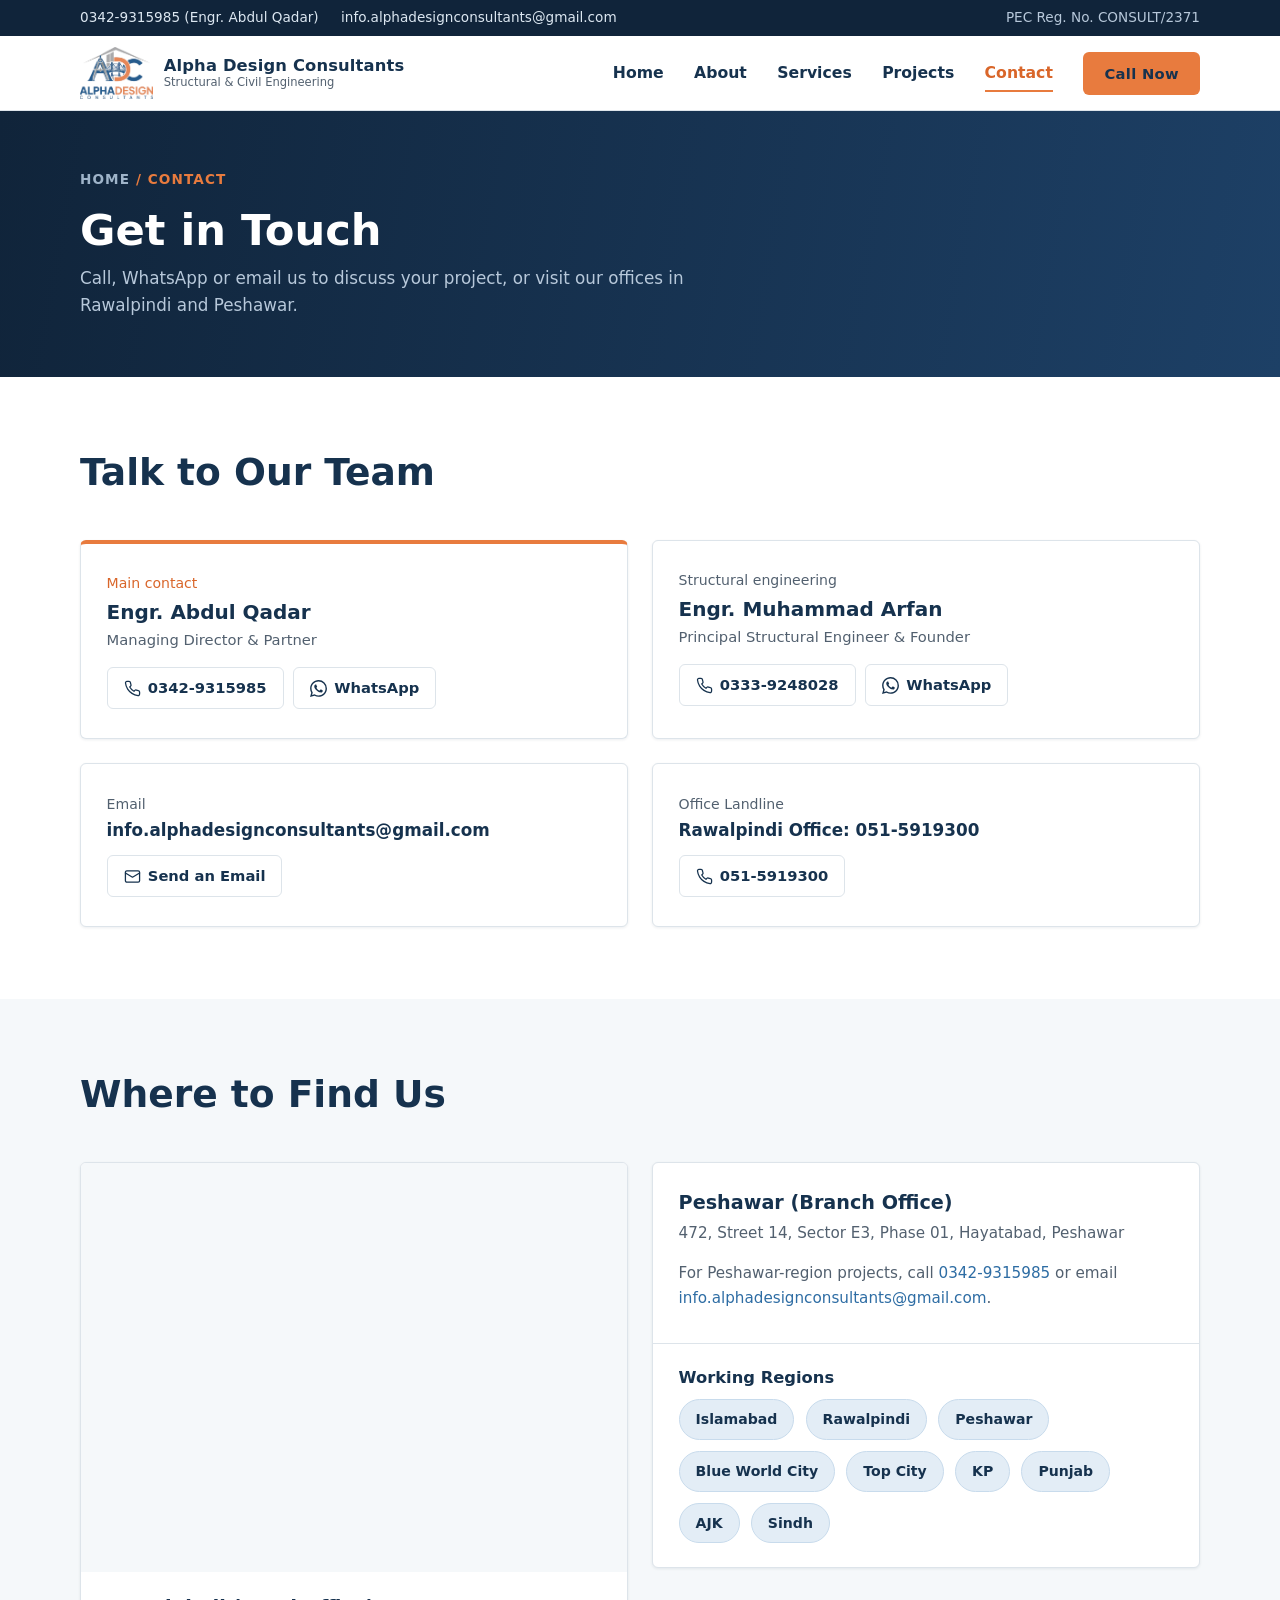
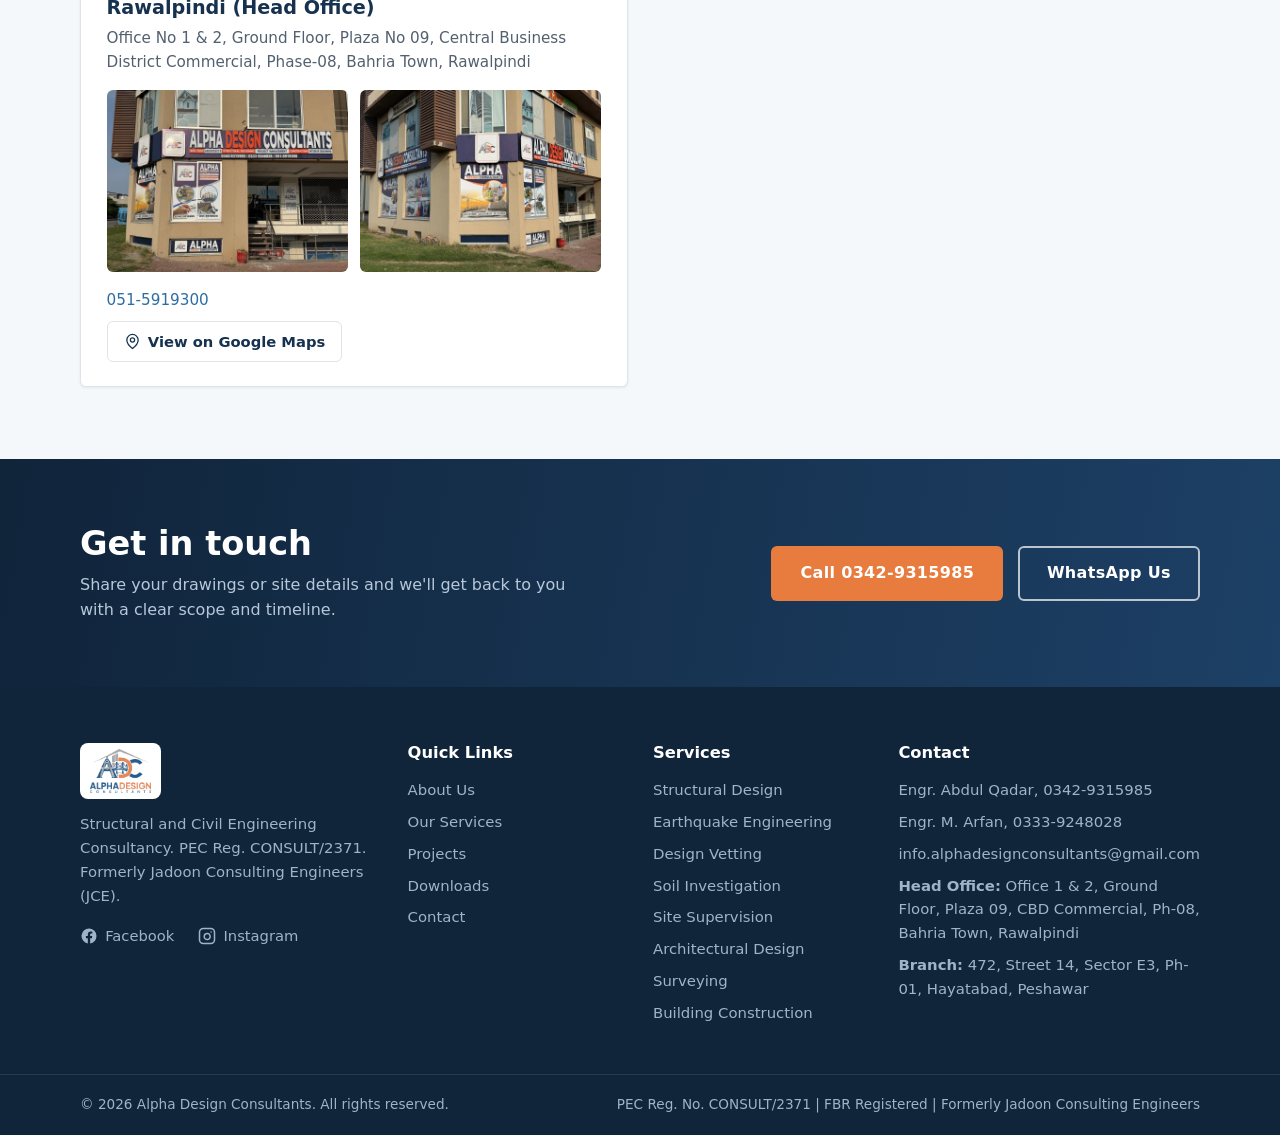
<file: contact.html>
<!DOCTYPE html>
<html lang="en">
<head>
  <meta charset="UTF-8">
  <meta name="viewport" content="width=device-width, initial-scale=1.0">
  <title>Contact Us | Alpha Design Consultants, Rawalpindi &amp; Peshawar</title>
  <meta name="description" content="Contact Alpha Design Consultants: Engr. Abdul Qadar 0342-9315985, offices in Bahria Town Phase 8 Rawalpindi and Hayatabad Peshawar. Structural design, vetting, geotechnical and supervision services across Pakistan.">
  <meta property="og:title" content="Contact Alpha Design Consultants">
  <meta property="og:description" content="Call, WhatsApp or visit our offices in Rawalpindi and Peshawar.">
  <meta property="og:type" content="website">
  <meta property="og:image" content="assets/img/logo.png">
  <link rel="icon" type="image/png" href="assets/img/favicon.png">
  <link rel="stylesheet" href="css/styles.css">
</head>
<body>

  <div class="topbar">
    <div class="container">
      <div class="topbar__group">
        <a href="tel:+923429315985">0342-9315985 (Engr. Abdul Qadar)</a>
        <a href="mailto:info.alphadesignconsultants@gmail.com">info.alphadesignconsultants@gmail.com</a>
      </div>
      <div class="topbar__group">
        <span>PEC Reg. No. CONSULT/2371</span>
      </div>
    </div>
  </div>

  <header class="header">
    <div class="container">
      <a class="brand" href="index.html">
        <img src="assets/img/logo.png" alt="Alpha Design Consultants logo">
        <span class="brand__text">
          <span class="brand__name">Alpha Design Consultants</span>
          <span class="brand__tag">Structural &amp; Civil Engineering</span>
        </span>
      </a>
      <button class="nav-toggle" aria-label="Toggle navigation" aria-expanded="false">
        <span></span><span></span><span></span>
      </button>
      <nav class="nav" aria-label="Main navigation">
        <a href="index.html">Home</a>
        <a href="about.html">About</a>
        <a href="services.html">Services</a>
        <a href="projects.html">Projects</a>
        <a href="contact.html" class="is-active">Contact</a>
        <a href="tel:+923429315985" class="btn btn--primary">Call Now</a>
      </nav>
    </div>
  </header>

  <main>

    <section class="page-hero">
      <div class="container">
        <div class="breadcrumb"><a href="index.html">Home</a> / Contact</div>
        <h1>Get in Touch</h1>
        <p>Call, WhatsApp or email us to discuss your project, or visit our offices in Rawalpindi and Peshawar.</p>
      </div>
    </section>

    <section class="section">
      <div class="container">
        <div class="section-head">
          <h2>Talk to Our Team</h2>
        </div>
        <div class="grid grid--2">
          <div class="contact-card contact-card--primary">
            <div class="contact-card__role">Main contact</div>
            <h3>Engr. Abdul Qadar</h3>
            <p class="contact-card__title">Managing Director &amp; Partner</p>
            <div class="contact-card__actions">
              <a href="tel:+923429315985" class="contact-link">
                <svg viewBox="0 0 24 24" fill="none" stroke="currentColor" stroke-width="1.8" stroke-linecap="round" stroke-linejoin="round"><path d="M22 16.92v3a2 2 0 0 1-2.18 2 19.79 19.79 0 0 1-8.63-3.07 19.5 19.5 0 0 1-6-6 19.79 19.79 0 0 1-3.07-8.67A2 2 0 0 1 4.11 2h3a2 2 0 0 1 2 1.72c.13.96.36 1.9.7 2.81a2 2 0 0 1-.45 2.11L8.09 9.91a16 16 0 0 0 6 6l1.27-1.27a2 2 0 0 1 2.11-.45c.91.34 1.85.57 2.81.7A2 2 0 0 1 22 16.92z"/></svg>
                0342-9315985
              </a>
              <a href="https://wa.me/923429315985" target="_blank" rel="noopener" class="contact-link contact-link--whatsapp">
                <svg viewBox="0 0 24 24" fill="currentColor"><path d="M17.472 14.382c-.297-.149-1.758-.867-2.03-.967-.273-.099-.471-.148-.67.15-.197.297-.767.966-.94 1.164-.173.199-.347.223-.644.075-.297-.15-1.255-.463-2.39-1.475-.883-.788-1.48-1.761-1.653-2.059-.173-.297-.018-.458.13-.606.134-.133.297-.347.446-.52.149-.174.198-.298.297-.497.1-.198.05-.371-.025-.52-.074-.149-.668-1.612-.916-2.207-.242-.579-.487-.5-.669-.51-.173-.008-.371-.01-.57-.01-.198 0-.52.074-.792.372-.272.297-1.04 1.016-1.04 2.479 0 1.462 1.065 2.875 1.213 3.074.149.198 2.096 3.2 5.077 4.487.709.306 1.262.489 1.694.625.712.227 1.36.195 1.871.118.571-.085 1.758-.719 2.006-1.413.248-.694.248-1.289.173-1.413-.074-.124-.272-.198-.57-.347m-5.421 7.403h-.004a9.87 9.87 0 0 1-5.031-1.378l-.361-.214-3.741.982.998-3.648-.235-.374a9.86 9.86 0 0 1-1.51-5.26c.001-5.45 4.436-9.884 9.888-9.884 2.64 0 5.122 1.03 6.988 2.898a9.825 9.825 0 0 1 2.893 6.994c-.003 5.45-4.437 9.884-9.885 9.884m8.413-18.297A11.815 11.815 0 0 0 12.05 0C5.495 0 .16 5.335.157 11.892c0 2.096.547 4.142 1.588 5.945L.057 24l6.305-1.654a11.882 11.882 0 0 0 5.683 1.448h.005c6.554 0 11.89-5.335 11.893-11.893a11.821 11.821 0 0 0-3.48-8.413z"/></svg>
                WhatsApp
              </a>
            </div>
          </div>
          <div class="contact-card">
            <div class="contact-card__role">Structural engineering</div>
            <h3>Engr. Muhammad Arfan</h3>
            <p class="contact-card__title">Principal Structural Engineer &amp; Founder</p>
            <div class="contact-card__actions">
              <a href="tel:+923339248028" class="contact-link">
                <svg viewBox="0 0 24 24" fill="none" stroke="currentColor" stroke-width="1.8" stroke-linecap="round" stroke-linejoin="round"><path d="M22 16.92v3a2 2 0 0 1-2.18 2 19.79 19.79 0 0 1-8.63-3.07 19.5 19.5 0 0 1-6-6 19.79 19.79 0 0 1-3.07-8.67A2 2 0 0 1 4.11 2h3a2 2 0 0 1 2 1.72c.13.96.36 1.9.7 2.81a2 2 0 0 1-.45 2.11L8.09 9.91a16 16 0 0 0 6 6l1.27-1.27a2 2 0 0 1 2.11-.45c.91.34 1.85.57 2.81.7A2 2 0 0 1 22 16.92z"/></svg>
                0333-9248028
              </a>
              <a href="https://wa.me/923339248028" target="_blank" rel="noopener" class="contact-link contact-link--whatsapp">
                <svg viewBox="0 0 24 24" fill="currentColor"><path d="M17.472 14.382c-.297-.149-1.758-.867-2.03-.967-.273-.099-.471-.148-.67.15-.197.297-.767.966-.94 1.164-.173.199-.347.223-.644.075-.297-.15-1.255-.463-2.39-1.475-.883-.788-1.48-1.761-1.653-2.059-.173-.297-.018-.458.13-.606.134-.133.297-.347.446-.52.149-.174.198-.298.297-.497.1-.198.05-.371-.025-.52-.074-.149-.668-1.612-.916-2.207-.242-.579-.487-.5-.669-.51-.173-.008-.371-.01-.57-.01-.198 0-.52.074-.792.372-.272.297-1.04 1.016-1.04 2.479 0 1.462 1.065 2.875 1.213 3.074.149.198 2.096 3.2 5.077 4.487.709.306 1.262.489 1.694.625.712.227 1.36.195 1.871.118.571-.085 1.758-.719 2.006-1.413.248-.694.248-1.289.173-1.413-.074-.124-.272-.198-.57-.347m-5.421 7.403h-.004a9.87 9.87 0 0 1-5.031-1.378l-.361-.214-3.741.982.998-3.648-.235-.374a9.86 9.86 0 0 1-1.51-5.26c.001-5.45 4.436-9.884 9.888-9.884 2.64 0 5.122 1.03 6.988 2.898a9.825 9.825 0 0 1 2.893 6.994c-.003 5.45-4.437 9.884-9.885 9.884m8.413-18.297A11.815 11.815 0 0 0 12.05 0C5.495 0 .16 5.335.157 11.892c0 2.096.547 4.142 1.588 5.945L.057 24l6.305-1.654a11.882 11.882 0 0 0 5.683 1.448h.005c6.554 0 11.89-5.335 11.893-11.893a11.821 11.821 0 0 0-3.48-8.413z"/></svg>
                WhatsApp
              </a>
            </div>
          </div>
        </div>
        <div class="grid grid--2" style="margin-top:1.5rem;">
          <div class="contact-card">
            <div class="contact-card__role">Email</div>
            <h3 style="font-size:1.05rem; word-break:break-all;"><a href="mailto:info.alphadesignconsultants@gmail.com" style="color:inherit; text-decoration:none;">info.alphadesignconsultants@gmail.com</a></h3>
            <div class="contact-card__actions">
              <a href="mailto:info.alphadesignconsultants@gmail.com" class="contact-link">
                <svg viewBox="0 0 24 24" fill="none" stroke="currentColor" stroke-width="1.8" stroke-linecap="round" stroke-linejoin="round"><rect x="2" y="4" width="20" height="16" rx="2"/><path d="m22 7-10 6L2 7"/></svg>
                Send an Email
              </a>
            </div>
          </div>
          <div class="contact-card">
            <div class="contact-card__role">Office Landline</div>
            <h3 style="font-size:1.05rem;">Rawalpindi Office: 051-5919300</h3>
            <div class="contact-card__actions">
              <a href="tel:+92515919300" class="contact-link">
                <svg viewBox="0 0 24 24" fill="none" stroke="currentColor" stroke-width="1.8" stroke-linecap="round" stroke-linejoin="round"><path d="M22 16.92v3a2 2 0 0 1-2.18 2 19.79 19.79 0 0 1-8.63-3.07 19.5 19.5 0 0 1-6-6 19.79 19.79 0 0 1-3.07-8.67A2 2 0 0 1 4.11 2h3a2 2 0 0 1 2 1.72c.13.96.36 1.9.7 2.81a2 2 0 0 1-.45 2.11L8.09 9.91a16 16 0 0 0 6 6l1.27-1.27a2 2 0 0 1 2.11-.45c.91.34 1.85.57 2.81.7A2 2 0 0 1 22 16.92z"/></svg>
                051-5919300
              </a>
            </div>
          </div>
        </div>
      </div>
    </section>

    <section class="section section--soft">
      <div class="container">
        <div class="section-head">
          <h2>Where to Find Us</h2>
        </div>
        <div class="grid grid--2" style="align-items:start;">
          <div class="office-card">
            <div class="map-embed">
              <iframe src="https://www.google.com/maps/embed?pb=!1m14!1m8!1m3!1d3327.1017408150965!2d73.0653156!3d33.49873!3m2!1i1024!2i768!4f13.1!3m3!1m2!1s0x38df8d6a27e4da63%3A0xa459df9538b08408!2sAlpha%20Design%20Consultants!5e0!3m2!1sen!2suk!4v1785757266832!5m2!1sen!2suk" allowfullscreen="" loading="lazy" referrerpolicy="strict-origin-when-cross-origin" title="Alpha Design Consultants, Rawalpindi office on Google Maps"></iframe>
            </div>
            <div class="office-card__body">
              <h3>Rawalpindi (Head Office)</h3>
              <p>Office No 1 &amp; 2, Ground Floor, Plaza No 09, Central Business District Commercial, Phase-08, Bahria Town, Rawalpindi</p>
              <div class="office-photos">
                <img src="assets/img/office-exterior-sign.jpg" alt="Alpha Design Consultants head office storefront and main signage" loading="lazy">
                <img src="assets/img/office-exterior-corner.jpg" alt="Alpha Design Consultants office building exterior corner view" loading="lazy">
              </div>
              <p><a href="tel:+92515919300">051-5919300</a></p>
              <a href="https://maps.app.goo.gl/dDezUsmNhDd56JaX9" target="_blank" rel="noopener" class="contact-link">
                <svg viewBox="0 0 24 24" fill="none" stroke="currentColor" stroke-width="1.8" stroke-linecap="round" stroke-linejoin="round"><path d="M20 10c0 6-8 12-8 12s-8-6-8-12a8 8 0 0 1 16 0z"/><circle cx="12" cy="10" r="3"/></svg>
                View on Google Maps
              </a>
            </div>
          </div>
          <div class="office-card">
            <div class="office-card__body" style="padding-top:1.8rem;">
              <h3>Peshawar (Branch Office)</h3>
              <p>472, Street 14, Sector E3, Phase 01, Hayatabad, Peshawar</p>
              <p style="margin-top:1rem;">For Peshawar-region projects, call <a href="tel:+923429315985">0342-9315985</a> or email <a href="mailto:info.alphadesignconsultants@gmail.com">info.alphadesignconsultants@gmail.com</a>.</p>
            </div>
            <div class="office-card__body" style="border-top:1px solid var(--line);">
              <h3 style="font-size:1.02rem;">Working Regions</h3>
              <div class="badge-row" style="margin-top:0.7rem;">
                <span class="badge">Islamabad</span>
                <span class="badge">Rawalpindi</span>
                <span class="badge">Peshawar</span>
                <span class="badge">Blue World City</span>
                <span class="badge">Top City</span>
                <span class="badge">KP</span>
                <span class="badge">Punjab</span>
                <span class="badge">AJK</span>
                <span class="badge">Sindh</span>
              </div>
            </div>
          </div>
        </div>
      </div>
    </section>

    <section class="cta">
      <div class="container">
        <div>
          <h2>Get in touch</h2>
          <p>Share your drawings or site details and we'll get back to you with a clear scope and timeline.</p>
        </div>
        <div class="cta__actions">
          <a href="tel:+923429315985" class="btn btn--primary">Call 0342-9315985</a>
          <a href="https://wa.me/923429315985" target="_blank" rel="noopener" class="btn btn--outline-light">WhatsApp Us</a>
        </div>
      </div>
    </section>

  </main>

  <footer class="footer">
    <div class="container">
      <div class="footer__grid">
        <div class="footer__brand">
          <img src="assets/img/logo.png" alt="Alpha Design Consultants logo">
          <p>Structural and Civil Engineering Consultancy. PEC Reg. CONSULT/2371. Formerly Jadoon Consulting Engineers (JCE).</p>
          <a class="footer__social" href="https://www.facebook.com/alphadesignconsultants" target="_blank" rel="noopener">
            <svg viewBox="0 0 24 24" fill="currentColor" aria-hidden="true"><path d="M22 12a10 10 0 1 0-11.56 9.88v-6.99H7.9V12h2.54V9.8c0-2.5 1.49-3.89 3.77-3.89 1.09 0 2.23.2 2.23.2v2.46h-1.26c-1.24 0-1.63.77-1.63 1.56V12h2.78l-.44 2.89h-2.34v6.99A10 10 0 0 0 22 12z"/></svg>
            Facebook
          </a>
          <a class="footer__social" href="https://www.instagram.com/alphadesignconsultants" target="_blank" rel="noopener">
            <svg viewBox="0 0 24 24" fill="none" stroke="currentColor" stroke-width="2" stroke-linecap="round" stroke-linejoin="round" aria-hidden="true"><rect x="2" y="2" width="20" height="20" rx="5"/><path d="M16 11.37a4 4 0 1 1-7.75 1.13 4 4 0 0 1 7.75-1.13z"/><line x1="17.5" y1="6.5" x2="17.51" y2="6.5"/></svg>
            Instagram
          </a>
        </div>
        <div>
          <h4>Quick Links</h4>
          <ul>
            <li><a href="about.html">About Us</a></li>
            <li><a href="services.html">Our Services</a></li>
            <li><a href="projects.html">Projects</a></li>
            <li><a href="downloads.html">Downloads</a></li>
            <li><a href="contact.html">Contact</a></li>
          </ul>
        </div>
        <div>
          <h4>Services</h4>
          <ul>
            <li><a href="services.html#structural">Structural Design</a></li>
            <li><a href="services.html#seismic">Earthquake Engineering</a></li>
            <li><a href="services.html#vetting">Design Vetting</a></li>
            <li><a href="services.html#geotechnical">Soil Investigation</a></li>
            <li><a href="services.html#supervision">Site Supervision</a></li>
            <li><a href="services.html#architecture">Architectural Design</a></li>
            <li><a href="services.html#surveying">Surveying</a></li>
            <li><a href="services.html#construction">Building Construction</a></li>
          </ul>
        </div>
        <div>
          <h4>Contact</h4>
          <ul>
            <li><a href="tel:+923429315985">Engr. Abdul Qadar, 0342-9315985</a></li>
            <li><a href="tel:+923339248028">Engr. M. Arfan, 0333-9248028</a></li>
            <li><a href="mailto:info.alphadesignconsultants@gmail.com">info.alphadesignconsultants@gmail.com</a></li>
            <li><strong>Head Office:</strong> Office 1 &amp; 2, Ground Floor, Plaza 09, CBD Commercial, Ph-08, Bahria Town, Rawalpindi</li>
            <li><strong>Branch:</strong> 472, Street 14, Sector E3, Ph-01, Hayatabad, Peshawar</li>
          </ul>
        </div>
      </div>
    </div>
    <div class="footer__bottom">
      <div class="container">
        <span>&copy; <span id="year"></span> Alpha Design Consultants. All rights reserved.</span>
        <span>PEC Reg. No. CONSULT/2371 | FBR Registered | Formerly Jadoon Consulting Engineers</span>
      </div>
    </div>
  </footer>

  <script src="js/main.js"></script>
</body>
</html>
</file>
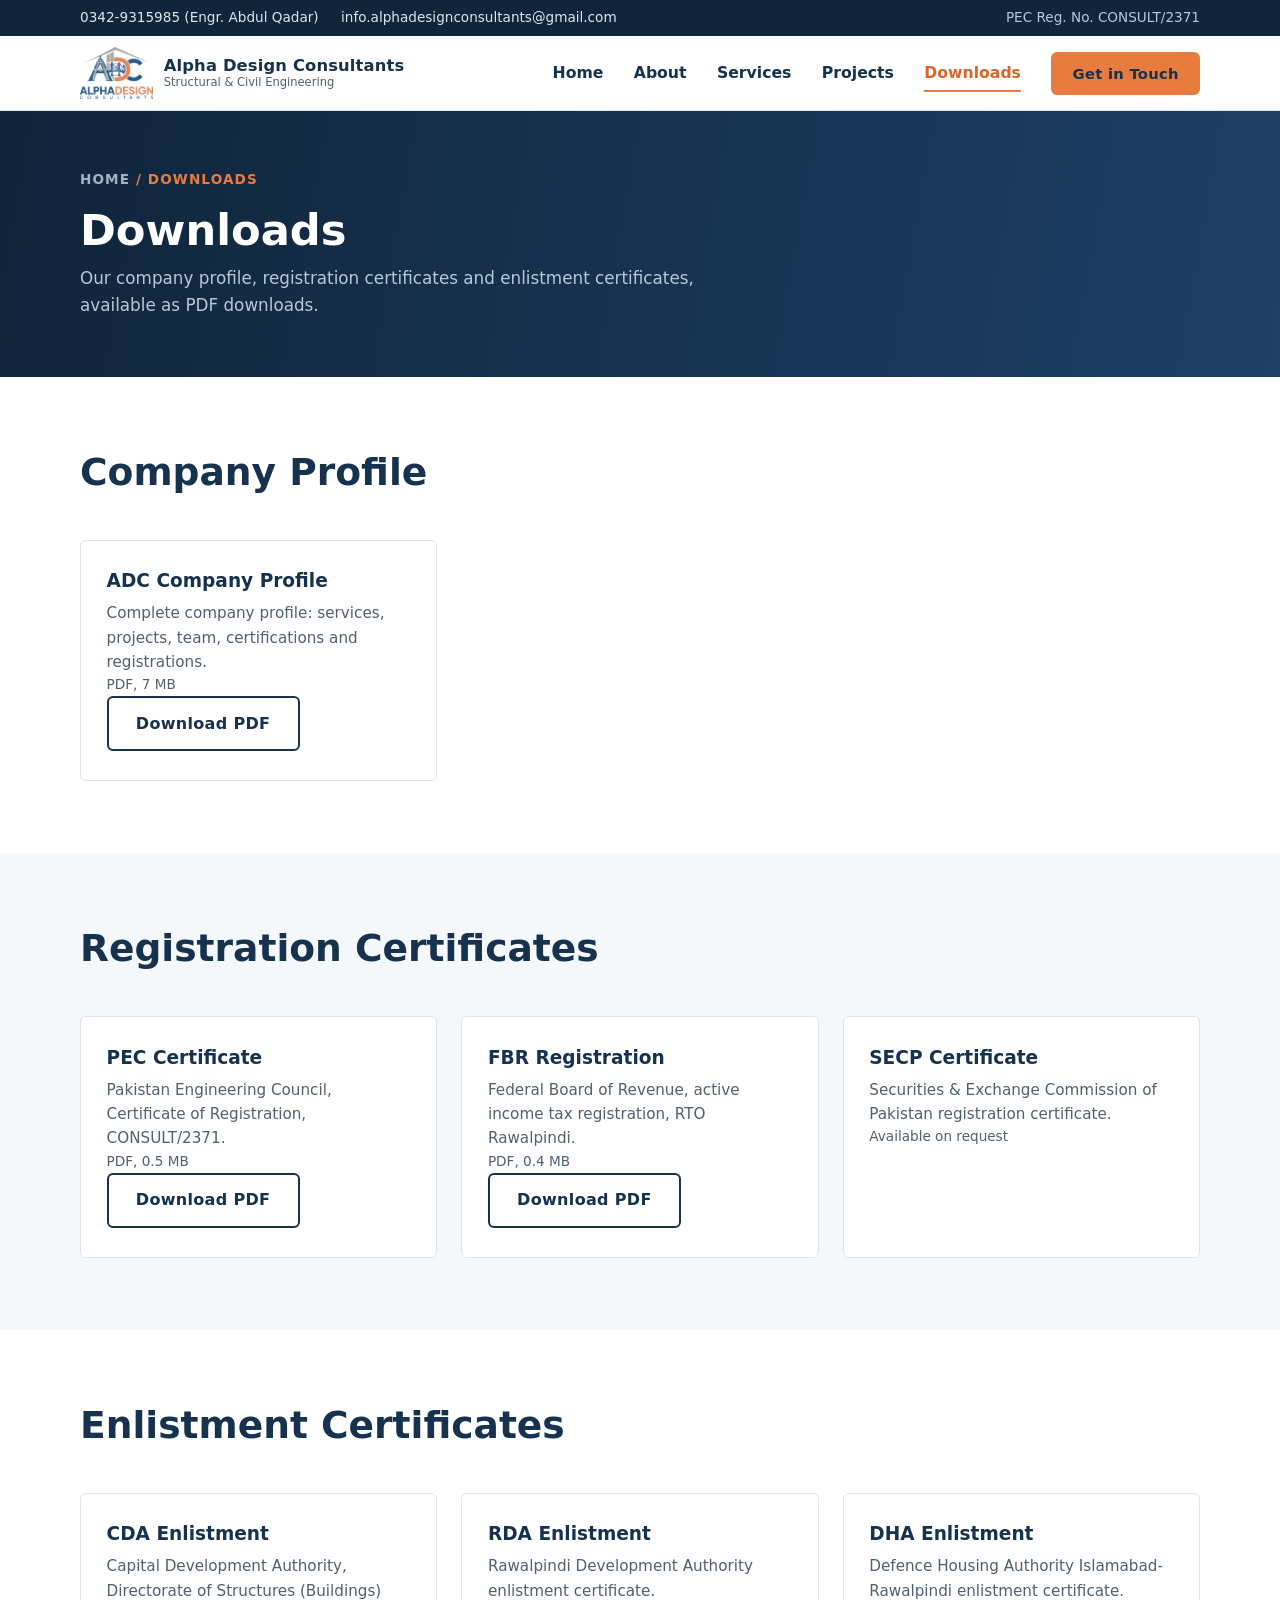
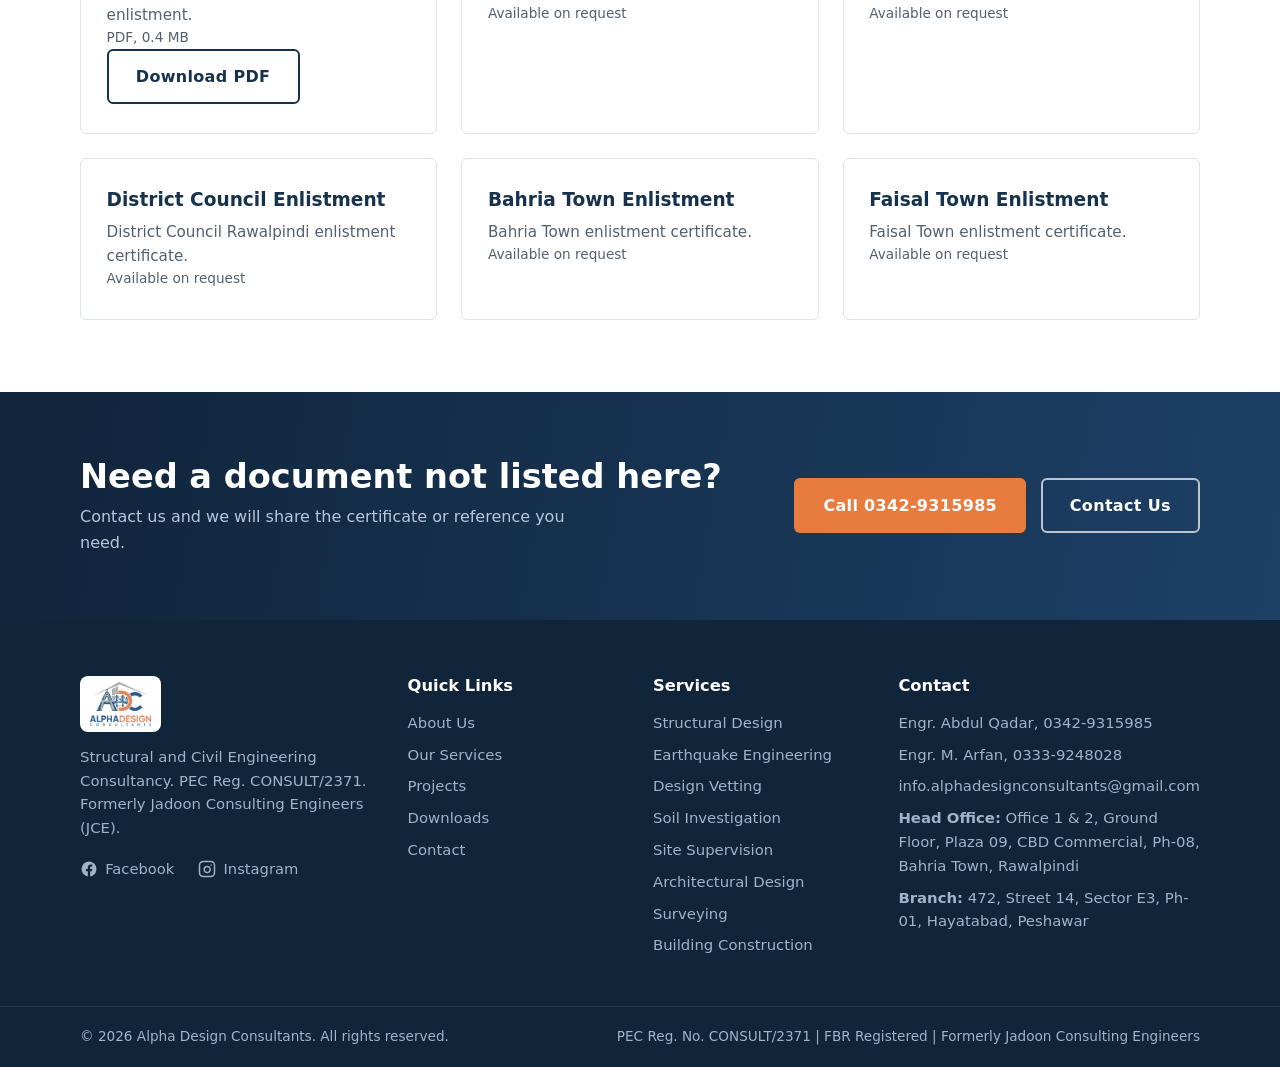
<file: downloads.html>
<!DOCTYPE html>
<html lang="en">
<head>
  <meta charset="UTF-8">
  <meta name="viewport" content="width=device-width, initial-scale=1.0">
  <title>Downloads | Alpha Design Consultants, Company Profile &amp; Certificates</title>
  <meta name="description" content="Download the Alpha Design Consultants company profile, PEC, FBR and SECP registration certificates, and enlistment certificates for CDA, RDA, DHA, District Council, Bahria Town and Faisal Town.">
  <meta property="og:title" content="Downloads, Alpha Design Consultants">
  <meta property="og:description" content="Company profile, registration certificates and enlistment certificates.">
  <meta property="og:type" content="website">
  <link rel="icon" type="image/png" href="assets/img/favicon.png">
  <link rel="stylesheet" href="css/styles.css">
</head>
<body>

  <div class="topbar">
    <div class="container">
      <div class="topbar__group">
        <a href="tel:+923429315985">0342-9315985 (Engr. Abdul Qadar)</a>
        <a href="mailto:info.alphadesignconsultants@gmail.com">info.alphadesignconsultants@gmail.com</a>
      </div>
      <div class="topbar__group">
        <span>PEC Reg. No. CONSULT/2371</span>
      </div>
    </div>
  </div>

  <header class="header">
    <div class="container">
      <a class="brand" href="index.html">
        <img src="assets/img/logo.png" alt="Alpha Design Consultants logo">
        <span class="brand__text">
          <span class="brand__name">Alpha Design Consultants</span>
          <span class="brand__tag">Structural &amp; Civil Engineering</span>
        </span>
      </a>
      <button class="nav-toggle" aria-label="Toggle navigation" aria-expanded="false">
        <span></span><span></span><span></span>
      </button>
      <nav class="nav" aria-label="Main navigation">
        <a href="index.html">Home</a>
        <a href="about.html">About</a>
        <a href="services.html">Services</a>
        <a href="projects.html">Projects</a>
        <a href="downloads.html" class="is-active">Downloads</a>
        <a href="contact.html" class="btn btn--primary">Get in Touch</a>
      </nav>
    </div>
  </header>

  <main>

    <section class="page-hero">
      <div class="container">
        <div class="breadcrumb"><a href="index.html">Home</a> / Downloads</div>
        <h1>Downloads</h1>
        <p>Our company profile, registration certificates and enlistment certificates, available as PDF downloads.</p>
      </div>
    </section>

    <section class="section">
      <div class="container">
        <div class="section-head">
          <h2>Company Profile</h2>
        </div>
        <div class="grid grid--3">
          <div class="card">
            <h3>ADC Company Profile</h3>
            <p>Complete company profile: services, projects, team, certifications and registrations.</p>
            <p style="font-size:0.85rem; color:var(--ink-soft);">PDF, 7 MB</p>
            <a href="assets/docs/ADC-Company-Profile.pdf" download class="btn btn--outline">Download PDF</a>
          </div>
        </div>
      </div>
    </section>

    <section class="section section--soft">
      <div class="container">
        <div class="section-head">
          <h2>Registration Certificates</h2>
        </div>
        <div class="grid grid--3">
          <div class="card">
            <h3>PEC Certificate</h3>
            <p>Pakistan Engineering Council, Certificate of Registration, CONSULT/2371.</p>
            <p style="font-size:0.85rem; color:var(--ink-soft);">PDF, 0.5 MB</p>
            <a href="assets/docs/PEC-Registration-Certificate.pdf" download class="btn btn--outline">Download PDF</a>
          </div>
          <div class="card">
            <h3>FBR Registration</h3>
            <p>Federal Board of Revenue, active income tax registration, RTO Rawalpindi.</p>
            <p style="font-size:0.85rem; color:var(--ink-soft);">PDF, 0.4 MB</p>
            <a href="assets/docs/FBR-Registration.pdf" download class="btn btn--outline">Download PDF</a>
          </div>
          <div class="card">
            <h3>SECP Certificate</h3>
            <p>Securities &amp; Exchange Commission of Pakistan registration certificate.</p>
            <p style="font-size:0.85rem; color:var(--ink-soft);">Available on request</p>
          </div>
        </div>
      </div>
    </section>

    <section class="section">
      <div class="container">
        <div class="section-head">
          <h2>Enlistment Certificates</h2>
        </div>
        <div class="grid grid--3">
          <div class="card">
            <h3>CDA Enlistment</h3>
            <p>Capital Development Authority, Directorate of Structures (Buildings) enlistment.</p>
            <p style="font-size:0.85rem; color:var(--ink-soft);">PDF, 0.4 MB</p>
            <a href="assets/docs/CDA-Enlistment-Certificate.pdf" download class="btn btn--outline">Download PDF</a>
          </div>
          <div class="card">
            <h3>RDA Enlistment</h3>
            <p>Rawalpindi Development Authority enlistment certificate.</p>
            <p style="font-size:0.85rem; color:var(--ink-soft);">Available on request</p>
          </div>
          <div class="card">
            <h3>DHA Enlistment</h3>
            <p>Defence Housing Authority Islamabad-Rawalpindi enlistment certificate.</p>
            <p style="font-size:0.85rem; color:var(--ink-soft);">Available on request</p>
          </div>
          <div class="card">
            <h3>District Council Enlistment</h3>
            <p>District Council Rawalpindi enlistment certificate.</p>
            <p style="font-size:0.85rem; color:var(--ink-soft);">Available on request</p>
          </div>
          <div class="card">
            <h3>Bahria Town Enlistment</h3>
            <p>Bahria Town enlistment certificate.</p>
            <p style="font-size:0.85rem; color:var(--ink-soft);">Available on request</p>
          </div>
          <div class="card">
            <h3>Faisal Town Enlistment</h3>
            <p>Faisal Town enlistment certificate.</p>
            <p style="font-size:0.85rem; color:var(--ink-soft);">Available on request</p>
          </div>
        </div>
      </div>
    </section>

    <section class="cta">
      <div class="container">
        <div>
          <h2>Need a document not listed here?</h2>
          <p>Contact us and we will share the certificate or reference you need.</p>
        </div>
        <div class="cta__actions">
          <a href="tel:+923429315985" class="btn btn--primary">Call 0342-9315985</a>
          <a href="contact.html" class="btn btn--outline-light">Contact Us</a>
        </div>
      </div>
    </section>

  </main>

  <footer class="footer">
    <div class="container">
      <div class="footer__grid">
        <div class="footer__brand">
          <img src="assets/img/logo.png" alt="Alpha Design Consultants logo">
          <p>Structural and Civil Engineering Consultancy. PEC Reg. CONSULT/2371. Formerly Jadoon Consulting Engineers (JCE).</p>
          <a class="footer__social" href="https://www.facebook.com/alphadesignconsultants" target="_blank" rel="noopener">
            <svg viewBox="0 0 24 24" fill="currentColor" aria-hidden="true"><path d="M22 12a10 10 0 1 0-11.56 9.88v-6.99H7.9V12h2.54V9.8c0-2.5 1.49-3.89 3.77-3.89 1.09 0 2.23.2 2.23.2v2.46h-1.26c-1.24 0-1.63.77-1.63 1.56V12h2.78l-.44 2.89h-2.34v6.99A10 10 0 0 0 22 12z"/></svg>
            Facebook
          </a>
          <a class="footer__social" href="https://www.instagram.com/alphadesignconsultants" target="_blank" rel="noopener">
            <svg viewBox="0 0 24 24" fill="none" stroke="currentColor" stroke-width="2" stroke-linecap="round" stroke-linejoin="round" aria-hidden="true"><rect x="2" y="2" width="20" height="20" rx="5"/><path d="M16 11.37a4 4 0 1 1-7.75 1.13 4 4 0 0 1 7.75-1.13z"/><line x1="17.5" y1="6.5" x2="17.51" y2="6.5"/></svg>
            Instagram
          </a>
        </div>
        <div>
          <h4>Quick Links</h4>
          <ul>
            <li><a href="about.html">About Us</a></li>
            <li><a href="services.html">Our Services</a></li>
            <li><a href="projects.html">Projects</a></li>
            <li><a href="downloads.html">Downloads</a></li>
            <li><a href="contact.html">Contact</a></li>
          </ul>
        </div>
        <div>
          <h4>Services</h4>
          <ul>
            <li><a href="services.html#structural">Structural Design</a></li>
            <li><a href="services.html#seismic">Earthquake Engineering</a></li>
            <li><a href="services.html#vetting">Design Vetting</a></li>
            <li><a href="services.html#geotechnical">Soil Investigation</a></li>
            <li><a href="services.html#supervision">Site Supervision</a></li>
            <li><a href="services.html#architecture">Architectural Design</a></li>
            <li><a href="services.html#surveying">Surveying</a></li>
            <li><a href="services.html#construction">Building Construction</a></li>
          </ul>
        </div>
        <div>
          <h4>Contact</h4>
          <ul>
            <li><a href="tel:+923429315985">Engr. Abdul Qadar, 0342-9315985</a></li>
            <li><a href="tel:+923339248028">Engr. M. Arfan, 0333-9248028</a></li>
            <li><a href="mailto:info.alphadesignconsultants@gmail.com">info.alphadesignconsultants@gmail.com</a></li>
            <li><strong>Head Office:</strong> Office 1 &amp; 2, Ground Floor, Plaza 09, CBD Commercial, Ph-08, Bahria Town, Rawalpindi</li>
            <li><strong>Branch:</strong> 472, Street 14, Sector E3, Ph-01, Hayatabad, Peshawar</li>
          </ul>
        </div>
      </div>
    </div>
    <div class="footer__bottom">
      <div class="container">
        <span>&copy; <span id="year"></span> Alpha Design Consultants. All rights reserved.</span>
        <span>PEC Reg. No. CONSULT/2371 | FBR Registered | Formerly Jadoon Consulting Engineers</span>
      </div>
    </div>
  </footer>

  <script src="js/main.js"></script>
</body>
</html>
</file>
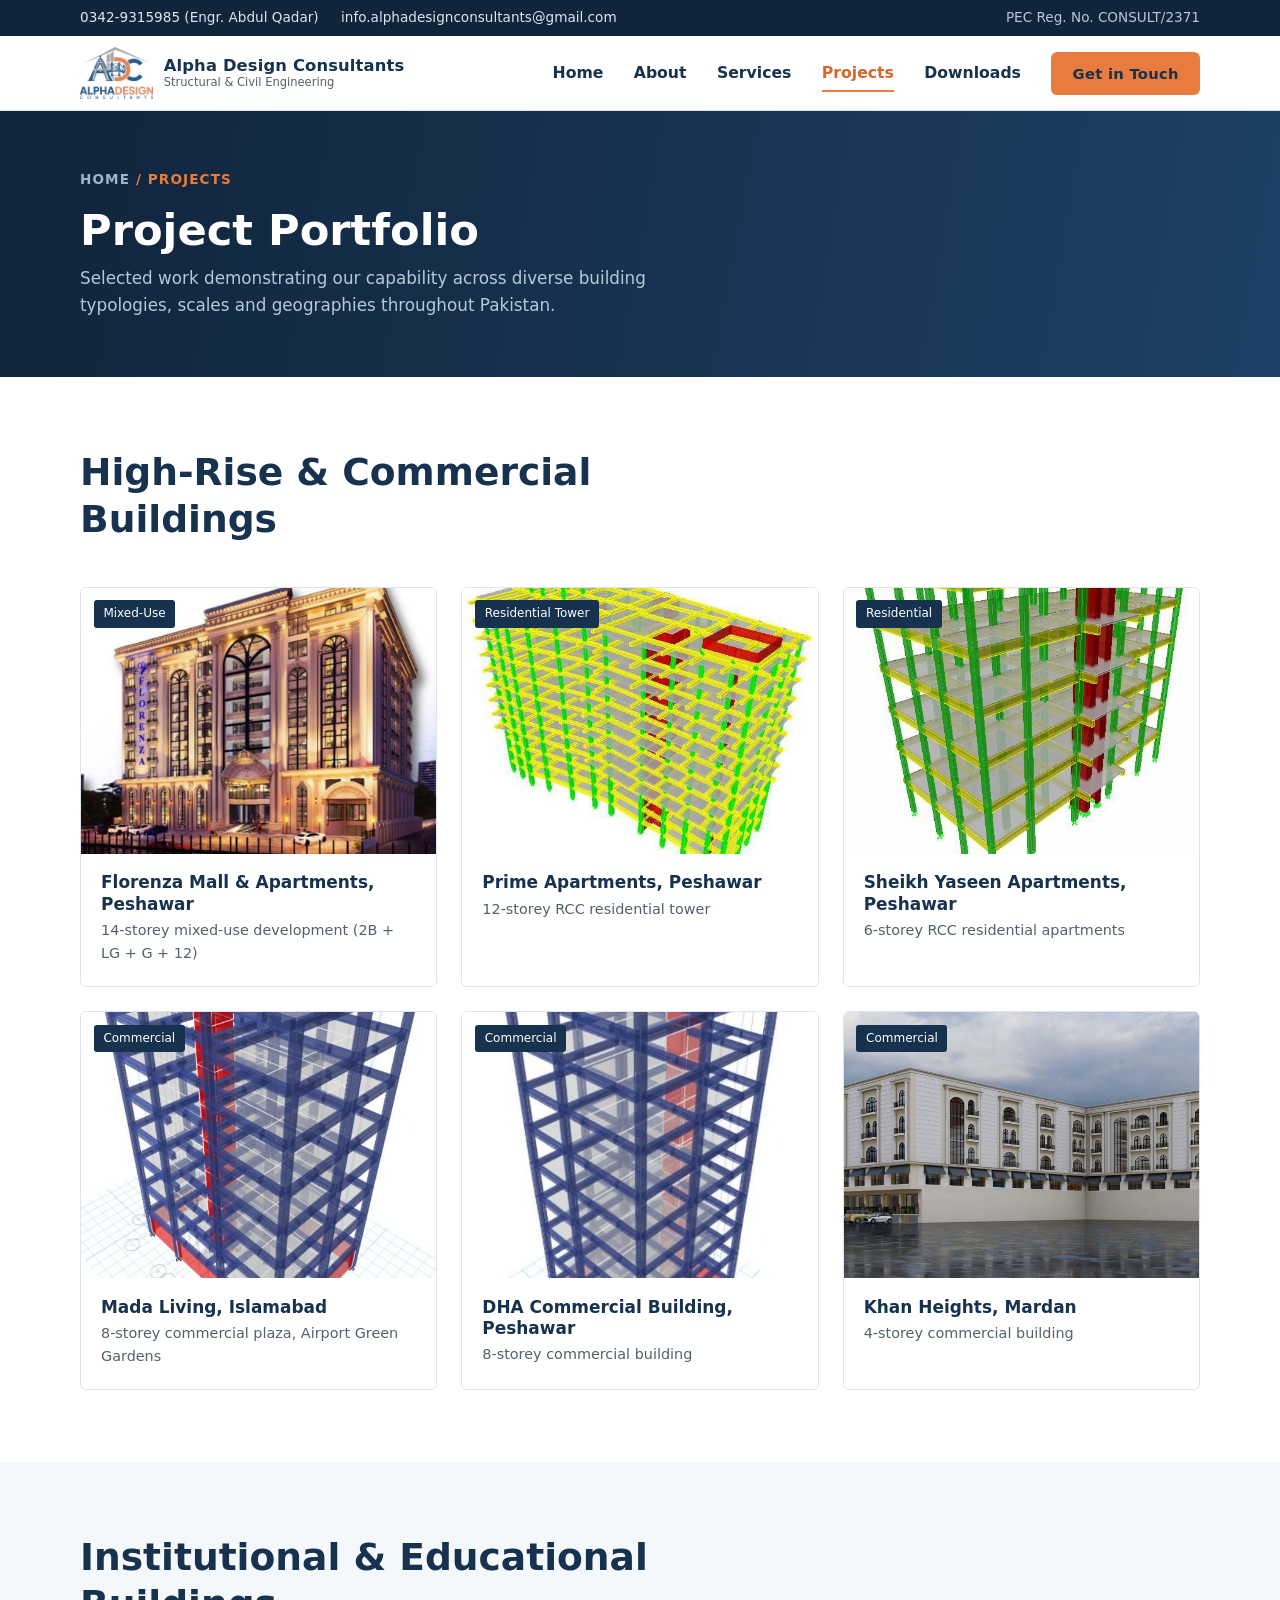
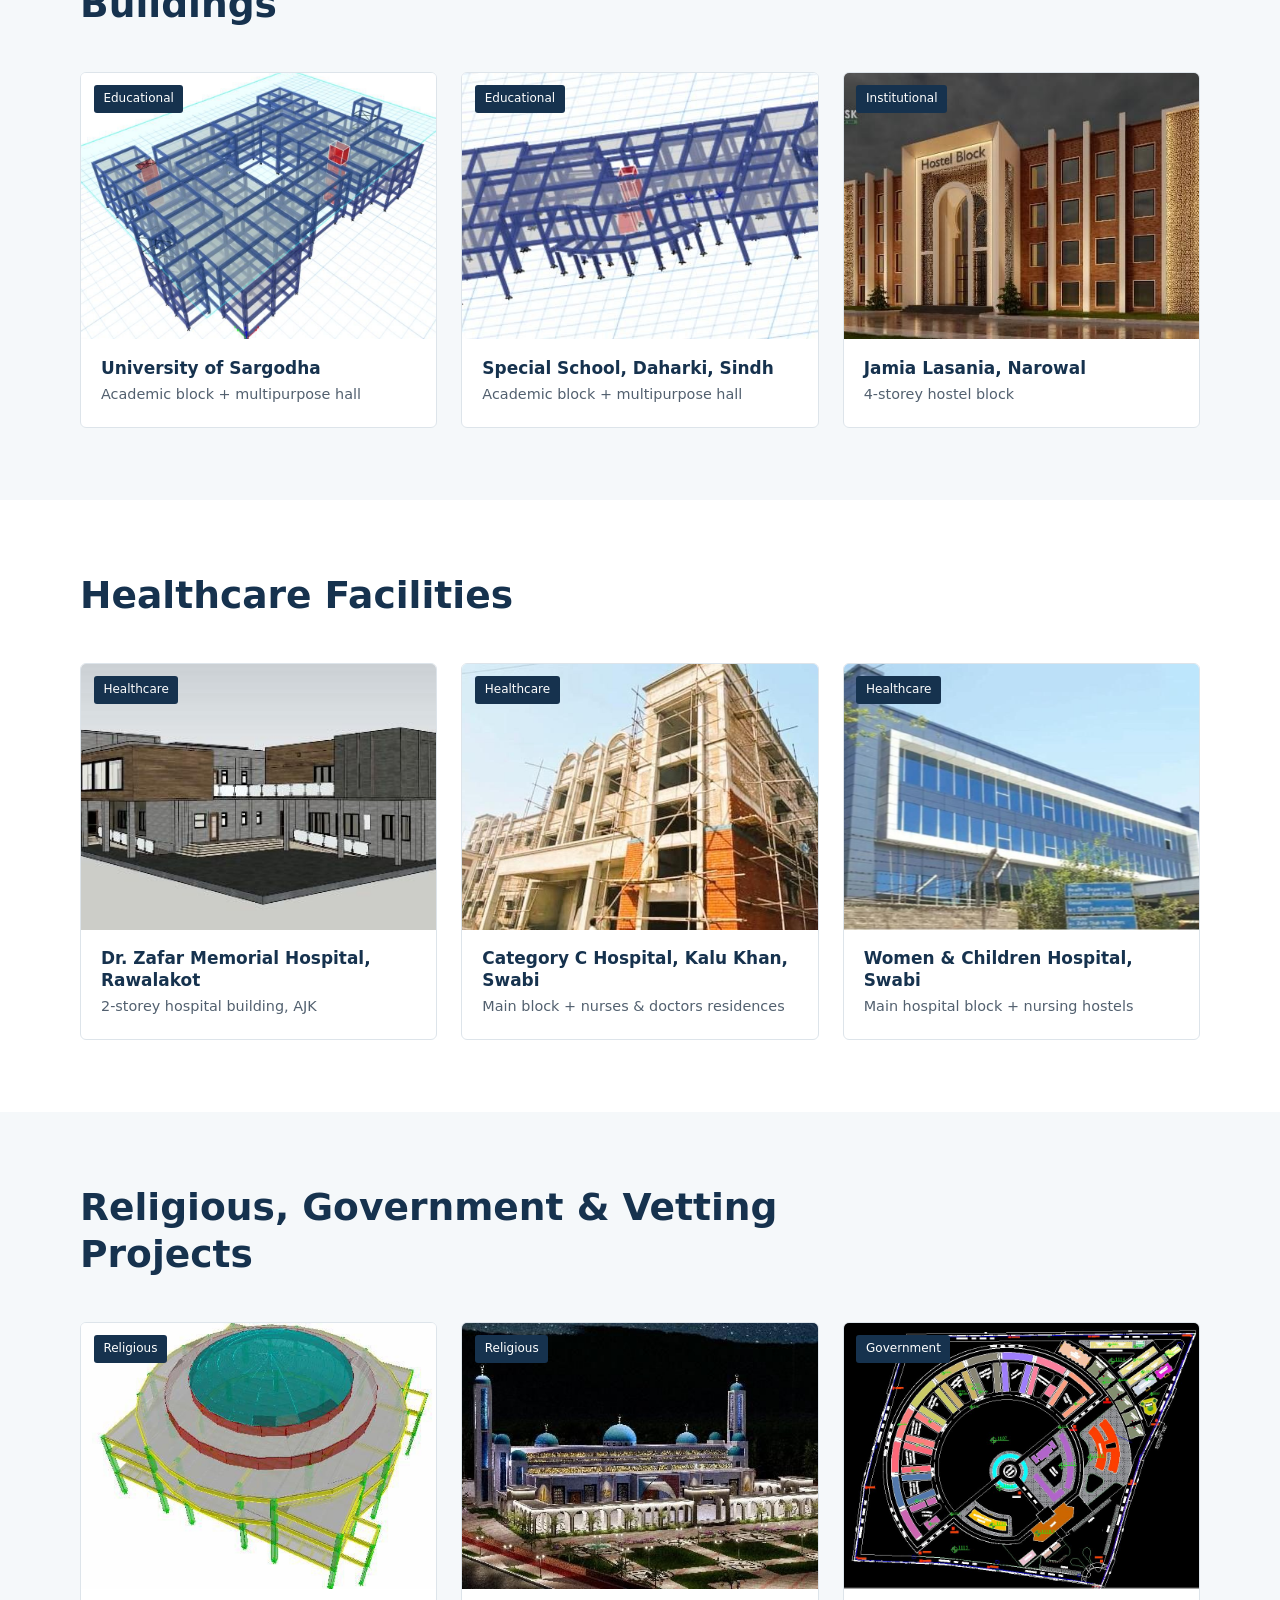
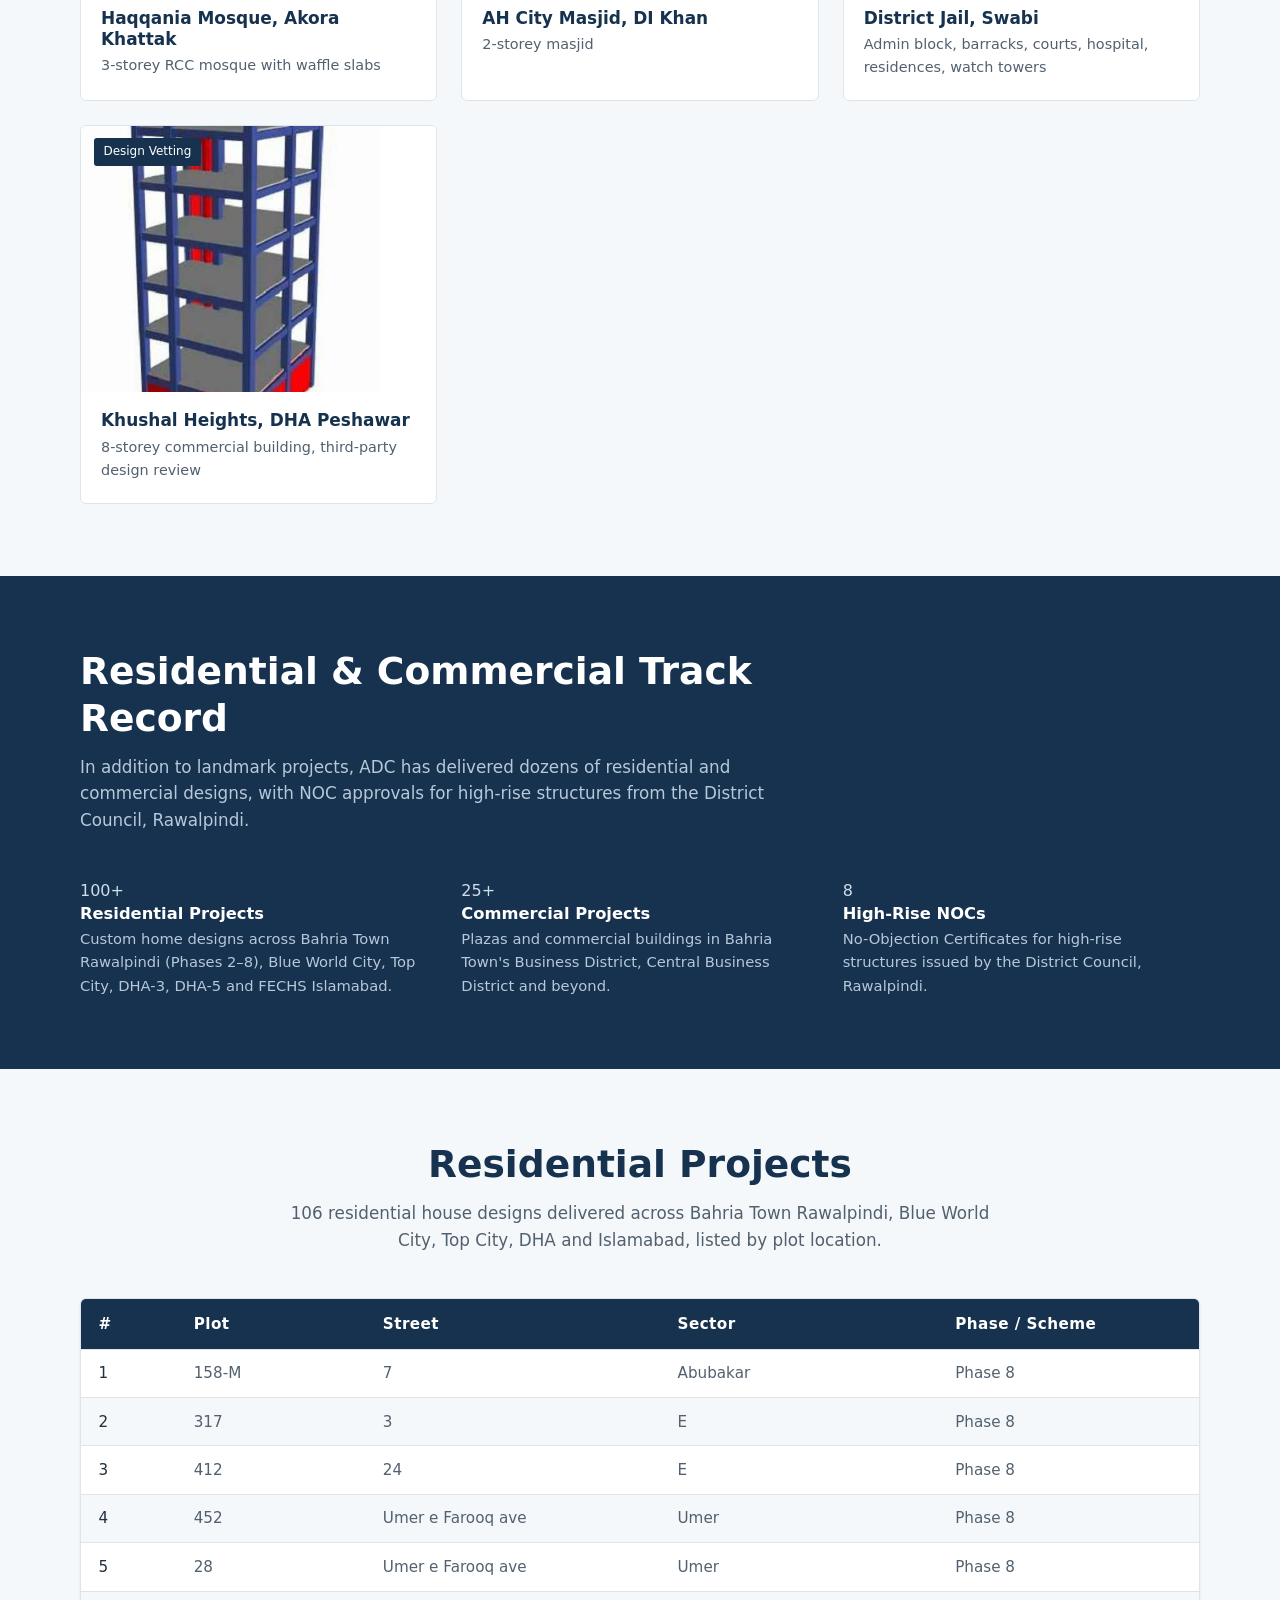
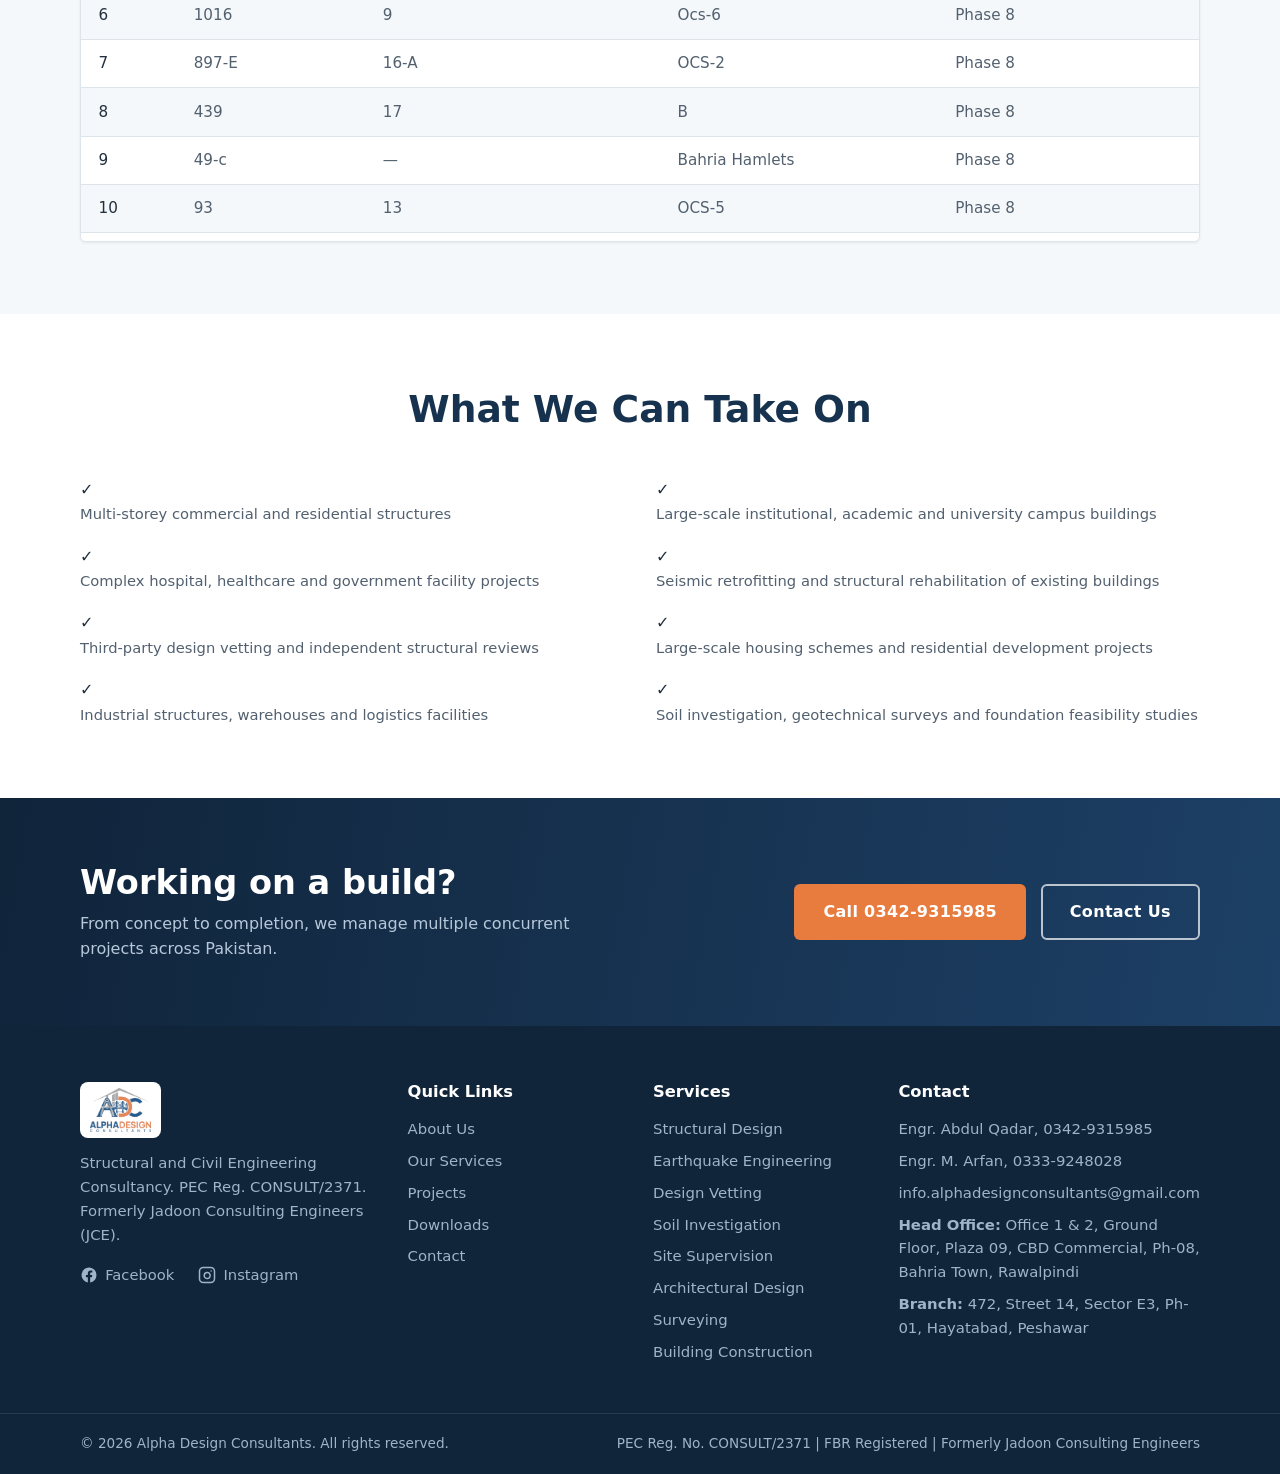
<file: projects.html>
<!DOCTYPE html>
<html lang="en">
<head>
  <meta charset="UTF-8">
  <meta name="viewport" content="width=device-width, initial-scale=1.0">
  <title>Project Portfolio | Alpha Design Consultants, High-Rise, Healthcare, Institutional &amp; More</title>
  <meta name="description" content="Selected projects by Alpha Design Consultants: Florenza Mall Peshawar, Prime Apartments, Mada Living Islamabad, University of Sargodha, hospitals, mosques, government facilities and 100+ residential house designs across Bahria Town, DHA and Islamabad.">
  <meta property="og:title" content="Projects, Alpha Design Consultants">
  <meta property="og:description" content="A portfolio spanning high-rise, commercial, institutional, healthcare, religious and government projects across Pakistan.">
  <meta property="og:type" content="website">
  <meta property="og:image" content="assets/img/project-florenza-mall.jpg">
  <link rel="icon" type="image/png" href="assets/img/favicon.png">
  <link rel="stylesheet" href="css/styles.css">
</head>
<body>

  <div class="topbar">
    <div class="container">
      <div class="topbar__group">
        <a href="tel:+923429315985">0342-9315985 (Engr. Abdul Qadar)</a>
        <a href="mailto:info.alphadesignconsultants@gmail.com">info.alphadesignconsultants@gmail.com</a>
      </div>
      <div class="topbar__group">
        <span>PEC Reg. No. CONSULT/2371</span>
      </div>
    </div>
  </div>

  <header class="header">
    <div class="container">
      <a class="brand" href="index.html">
        <img src="assets/img/logo.png" alt="Alpha Design Consultants logo">
        <span class="brand__text">
          <span class="brand__name">Alpha Design Consultants</span>
          <span class="brand__tag">Structural &amp; Civil Engineering</span>
        </span>
      </a>
      <button class="nav-toggle" aria-label="Toggle navigation" aria-expanded="false">
        <span></span><span></span><span></span>
      </button>
      <nav class="nav" aria-label="Main navigation">
        <a href="index.html">Home</a>
        <a href="about.html">About</a>
        <a href="services.html">Services</a>
        <a href="projects.html" class="is-active">Projects</a>
        <a href="downloads.html">Downloads</a>
        <a href="contact.html" class="btn btn--primary">Get in Touch</a>
      </nav>
    </div>
  </header>

  <main>

    <section class="page-hero">
      <div class="container">
        <div class="breadcrumb"><a href="index.html">Home</a> / Projects</div>
        <h1>Project Portfolio</h1>
        <p>Selected work demonstrating our capability across diverse building typologies, scales and geographies throughout Pakistan.</p>
      </div>
    </section>

    <section class="section">
      <div class="container">
        <div class="section-head">
          <h2>High-Rise &amp; Commercial Buildings</h2>
        </div>
        <div class="grid grid--3">
          <div class="project-card">
            <div class="project-card__media">
              <img src="assets/img/project-florenza-mall.jpg" alt="Florenza Mall &amp; Apartments, Peshawar, architectural render" loading="lazy">
              <span class="project-card__tag">Mixed-Use</span>
            </div>
            <div class="project-card__body">
              <h3>Florenza Mall &amp; Apartments, Peshawar</h3>
              <p>14-storey mixed-use development (2B + LG + G + 12)</p>
            </div>
          </div>
          <div class="project-card">
            <div class="project-card__media">
              <img src="assets/img/project-prime-apartments.jpg" alt="Prime Apartments, Peshawar, ETABS structural model" loading="lazy">
              <span class="project-card__tag">Residential Tower</span>
            </div>
            <div class="project-card__body">
              <h3>Prime Apartments, Peshawar</h3>
              <p>12-storey RCC residential tower</p>
            </div>
          </div>
          <div class="project-card">
            <div class="project-card__media">
              <img src="assets/img/project-sheikh-yaseen.jpg" alt="Sheikh Yaseen Apartments, Peshawar, structural model" loading="lazy">
              <span class="project-card__tag">Residential</span>
            </div>
            <div class="project-card__body">
              <h3>Sheikh Yaseen Apartments, Peshawar</h3>
              <p>6-storey RCC residential apartments</p>
            </div>
          </div>
          <div class="project-card">
            <div class="project-card__media">
              <img src="assets/img/project-mada-living.jpg" alt="Mada Living, Islamabad, structural model" loading="lazy">
              <span class="project-card__tag">Commercial</span>
            </div>
            <div class="project-card__body">
              <h3>Mada Living, Islamabad</h3>
              <p>8-storey commercial plaza, Airport Green Gardens</p>
            </div>
          </div>
          <div class="project-card">
            <div class="project-card__media">
              <img src="assets/img/project-dha-commercial.jpg" alt="DHA Commercial Building, Peshawar, structural model" loading="lazy">
              <span class="project-card__tag">Commercial</span>
            </div>
            <div class="project-card__body">
              <h3>DHA Commercial Building, Peshawar</h3>
              <p>8-storey commercial building</p>
            </div>
          </div>
          <div class="project-card">
            <div class="project-card__media">
              <img src="assets/img/project-khan-heights.jpg" alt="Khan Heights, Mardan, architectural render" loading="lazy">
              <span class="project-card__tag">Commercial</span>
            </div>
            <div class="project-card__body">
              <h3>Khan Heights, Mardan</h3>
              <p>4-storey commercial building</p>
            </div>
          </div>
        </div>
      </div>
    </section>

    <section class="section section--soft">
      <div class="container">
        <div class="section-head">
          <h2>Institutional &amp; Educational Buildings</h2>
        </div>
        <div class="grid grid--3">
          <div class="project-card">
            <div class="project-card__media">
              <img src="assets/img/project-uos-sargodha.jpg" alt="University of Sargodha, academic block structural model" loading="lazy">
              <span class="project-card__tag">Educational</span>
            </div>
            <div class="project-card__body">
              <h3>University of Sargodha</h3>
              <p>Academic block + multipurpose hall</p>
            </div>
          </div>
          <div class="project-card">
            <div class="project-card__media">
              <img src="assets/img/project-special-school.jpg" alt="Special School, Daharki, Sindh, structural model" loading="lazy">
              <span class="project-card__tag">Educational</span>
            </div>
            <div class="project-card__body">
              <h3>Special School, Daharki, Sindh</h3>
              <p>Academic block + multipurpose hall</p>
            </div>
          </div>
          <div class="project-card">
            <div class="project-card__media">
              <img src="assets/img/project-jamia-lasania.jpg" alt="Jamia Lasania, Narowal, hostel block render" loading="lazy">
              <span class="project-card__tag">Institutional</span>
            </div>
            <div class="project-card__body">
              <h3>Jamia Lasania, Narowal</h3>
              <p>4-storey hostel block</p>
            </div>
          </div>
        </div>
      </div>
    </section>

    <section class="section">
      <div class="container">
        <div class="section-head">
          <h2>Healthcare Facilities</h2>
        </div>
        <div class="grid grid--3">
          <div class="project-card">
            <div class="project-card__media">
              <img src="assets/img/project-zafar-hospital.jpg" alt="Dr. Zafar Memorial Hospital, Rawalakot, 3D model" loading="lazy">
              <span class="project-card__tag">Healthcare</span>
            </div>
            <div class="project-card__body">
              <h3>Dr. Zafar Memorial Hospital, Rawalakot</h3>
              <p>2-storey hospital building, AJK</p>
            </div>
          </div>
          <div class="project-card">
            <div class="project-card__media">
              <img src="assets/img/project-category-c-hospital.jpg" alt="Category C Hospital, Kalu Khan, Swabi, under construction" loading="lazy">
              <span class="project-card__tag">Healthcare</span>
            </div>
            <div class="project-card__body">
              <h3>Category C Hospital, Kalu Khan, Swabi</h3>
              <p>Main block + nurses &amp; doctors residences</p>
            </div>
          </div>
          <div class="project-card">
            <div class="project-card__media">
              <img src="assets/img/project-women-children-hospital.jpg" alt="Women &amp; Children Hospital, Swabi, completed building" loading="lazy">
              <span class="project-card__tag">Healthcare</span>
            </div>
            <div class="project-card__body">
              <h3>Women &amp; Children Hospital, Swabi</h3>
              <p>Main hospital block + nursing hostels</p>
            </div>
          </div>
        </div>
      </div>
    </section>

    <section class="section section--soft">
      <div class="container">
        <div class="section-head">
          <h2>Religious, Government &amp; Vetting Projects</h2>
        </div>
        <div class="grid grid--3">
          <div class="project-card">
            <div class="project-card__media">
              <img src="assets/img/project-haqqania-mosque.jpg" alt="Haqqania Mosque, Akora Khattak, waffle slab dome structural model" loading="lazy">
              <span class="project-card__tag">Religious</span>
            </div>
            <div class="project-card__body">
              <h3>Haqqania Mosque, Akora Khattak</h3>
              <p>3-storey RCC mosque with waffle slabs</p>
            </div>
          </div>
          <div class="project-card">
            <div class="project-card__media">
              <img src="assets/img/project-ah-city-masjid.jpg" alt="AH City Masjid, DI Khan, night render" loading="lazy">
              <span class="project-card__tag">Religious</span>
            </div>
            <div class="project-card__body">
              <h3>AH City Masjid, DI Khan</h3>
              <p>2-storey masjid</p>
            </div>
          </div>
          <div class="project-card">
            <div class="project-card__media">
              <img src="assets/img/project-district-jail.jpg" alt="District Jail, Swabi, site master plan" loading="lazy">
              <span class="project-card__tag">Government</span>
            </div>
            <div class="project-card__body">
              <h3>District Jail, Swabi</h3>
              <p>Admin block, barracks, courts, hospital, residences, watch towers</p>
            </div>
          </div>
          <div class="project-card">
            <div class="project-card__media">
              <img src="assets/img/project-khushal-heights.jpg" alt="Khushal Heights, DHA Peshawar, vetting structural model" loading="lazy">
              <span class="project-card__tag">Design Vetting</span>
            </div>
            <div class="project-card__body">
              <h3>Khushal Heights, DHA Peshawar</h3>
              <p>8-storey commercial building, third-party design review</p>
            </div>
          </div>
        </div>
      </div>
    </section>

    <section class="section section--navy">
      <div class="container">
        <div class="section-head">
          <h2>Residential &amp; Commercial Track Record</h2>
          <p>In addition to landmark projects, ADC has delivered dozens of residential and commercial designs, with NOC approvals for high-rise structures from the District Council, Rawalpindi.</p>
        </div>
        <div class="grid grid--3">
          <div class="feature">
            <div class="feature__dot">100+</div>
            <div>
              <h3 style="color:#fff">Residential Projects</h3>
              <p>Custom home designs across Bahria Town Rawalpindi (Phases 2&ndash;8), Blue World City, Top City, DHA-3, DHA-5 and FECHS Islamabad.</p>
            </div>
          </div>
          <div class="feature">
            <div class="feature__dot">25+</div>
            <div>
              <h3 style="color:#fff">Commercial Projects</h3>
              <p>Plazas and commercial buildings in Bahria Town's Business District, Central Business District and beyond.</p>
            </div>
          </div>
          <div class="feature">
            <div class="feature__dot">8</div>
            <div>
              <h3 style="color:#fff">High-Rise NOCs</h3>
              <p>No-Objection Certificates for high-rise structures issued by the District Council, Rawalpindi.</p>
            </div>
          </div>
        </div>
      </div>
    </section>

    <section class="section section--soft">
      <div class="container">
        <div class="section-head section-head--center">
          <h2>Residential Projects</h2>
          <p>106 residential house designs delivered across Bahria Town Rawalpindi, Blue World City, Top City, DHA and Islamabad, listed by plot location.</p>
        </div>
        <div class="table-wrap residential-table">
          <table>
            <thead>
              <tr><th>#</th><th>Plot</th><th>Street</th><th>Sector</th><th>Phase / Scheme</th></tr>
            </thead>
            <tbody>
              <tr><td>1</td><td>158-M</td><td>7</td><td>Abubakar</td><td>Phase 8</td></tr>
              <tr><td>2</td><td>317</td><td>3</td><td>E</td><td>Phase 8</td></tr>
              <tr><td>3</td><td>412</td><td>24</td><td>E</td><td>Phase 8</td></tr>
              <tr><td>4</td><td>452</td><td>Umer e Farooq ave</td><td>Umer</td><td>Phase 8</td></tr>
              <tr><td>5</td><td>28</td><td>Umer e Farooq ave</td><td>Umer</td><td>Phase 8</td></tr>
              <tr><td>6</td><td>1016</td><td>9</td><td>Ocs-6</td><td>Phase 8</td></tr>
              <tr><td>7</td><td>897-E</td><td>16-A</td><td>OCS-2</td><td>Phase 8</td></tr>
              <tr><td>8</td><td>439</td><td>17</td><td>B</td><td>Phase 8</td></tr>
              <tr><td>9</td><td>49-c</td><td>—</td><td>Bahria Hamlets</td><td>Phase 8</td></tr>
              <tr><td>10</td><td>93</td><td>13</td><td>OCS-5</td><td>Phase 8</td></tr>
              <tr><td>11</td><td>36</td><td>Umer e Farooq ave</td><td>Umer</td><td>Phase 8</td></tr>
              <tr><td>12</td><td>827</td><td>27</td><td>M</td><td>Phase 8</td></tr>
              <tr><td>13</td><td>332-C</td><td>4-C</td><td>Bahria Homes C-Ext</td><td>Phase 8</td></tr>
              <tr><td>14</td><td>340-B</td><td>Park Road</td><td>Bahria Homes B</td><td>Phase 8</td></tr>
              <tr><td>15</td><td>1190-E</td><td>Usman e Ghani Ave</td><td>Usman</td><td>Phase 8</td></tr>
              <tr><td>16</td><td>1333</td><td>37</td><td>Usman</td><td>Phase 8</td></tr>
              <tr><td>17</td><td>939</td><td>26</td><td>OCS-3</td><td>Phase 8</td></tr>
              <tr><td>18</td><td>36</td><td>17</td><td>Spring North</td><td>Phase 7</td></tr>
              <tr><td>19</td><td>769</td><td>31/Road E</td><td>—</td><td>Phase 3</td></tr>
              <tr><td>20</td><td>520</td><td>Mian RD</td><td>OCS-3</td><td>Phase 8</td></tr>
              <tr><td>21</td><td>990</td><td>34</td><td>M</td><td>Phase 8</td></tr>
              <tr><td>22</td><td>500</td><td>1</td><td>H</td><td>Phase 8</td></tr>
              <tr><td>23</td><td>7</td><td>Mian RD</td><td>Block-A, 09 FECHS</td><td>Islamabad</td></tr>
              <tr><td>24</td><td>928</td><td>22</td><td>-</td><td>Phase 4</td></tr>
              <tr><td>25</td><td>547</td><td>2</td><td>H</td><td>Phase 8</td></tr>
              <tr><td>26</td><td>266</td><td>Lane-10</td><td>Rafi</td><td>Phase 8</td></tr>
              <tr><td>27</td><td>1024</td><td>C-40</td><td>C</td><td>Phase 8</td></tr>
              <tr><td>28</td><td>782</td><td>26</td><td>G</td><td>Phase 8</td></tr>
              <tr><td>29</td><td>2</td><td>27</td><td>-</td><td>DHA-5</td></tr>
              <tr><td>30</td><td>810-B</td><td>80' wide rd</td><td>G</td><td>Phase 8</td></tr>
              <tr><td>31</td><td>1839</td><td>35-B</td><td>L</td><td>Phase 8</td></tr>
              <tr><td>32</td><td>447</td><td>1</td><td>H</td><td>Phase 8</td></tr>
              <tr><td>33</td><td>696</td><td>5</td><td>Ali</td><td>Phase 8</td></tr>
              <tr><td>34</td><td>35</td><td>Lane-1</td><td>Awais</td><td>Phase 8</td></tr>
              <tr><td>35</td><td>4-A</td><td>25/1</td><td>L</td><td>Phase 8</td></tr>
              <tr><td>36</td><td>113</td><td>2</td><td>M</td><td>Phase 8</td></tr>
              <tr><td>37</td><td>1044</td><td>41</td><td>C</td><td>Phase 8</td></tr>
              <tr><td>38</td><td>1261</td><td>43-B</td><td>M</td><td>Phase 8</td></tr>
              <tr><td>39</td><td>488</td><td>30</td><td>Garden City zone-1</td><td>Phase 7</td></tr>
              <tr><td>40</td><td>1028</td><td>32</td><td>E</td><td>Phase 8</td></tr>
              <tr><td>41</td><td>1070</td><td>33</td><td>E</td><td>Phase 8</td></tr>
              <tr><td>42</td><td>593</td><td>33</td><td>L</td><td>Phase 8</td></tr>
              <tr><td>43</td><td>1258</td><td>4</td><td>L</td><td>Phase 8</td></tr>
              <tr><td>44</td><td>4</td><td>Lane-3</td><td>F-1</td><td>Phase 8</td></tr>
              <tr><td>45</td><td>226</td><td>7</td><td>M</td><td>Phase 8</td></tr>
              <tr><td>46</td><td>617-A1</td><td>2</td><td>A</td><td>Phase 8</td></tr>
              <tr><td>47</td><td>367-D</td><td>16</td><td>Abubakar</td><td>Phase 8</td></tr>
              <tr><td>48</td><td>1416-A</td><td>48</td><td>M</td><td>Phase 8</td></tr>
              <tr><td>49</td><td>705-A2</td><td>5</td><td>A</td><td>Phase 8</td></tr>
              <tr><td>50</td><td>2</td><td>Lane - 6</td><td>Owais Block</td><td>Phase 8</td></tr>
              <tr><td>51</td><td>214</td><td>11</td><td>—</td><td>Phase 6</td></tr>
              <tr><td>52</td><td>647</td><td>17</td><td>Usman</td><td>Phase 8</td></tr>
              <tr><td>53</td><td>183</td><td>12</td><td>A</td><td>Phase 8</td></tr>
              <tr><td>54</td><td>16</td><td>19</td><td>L</td><td>Phase 8</td></tr>
              <tr><td>55</td><td>17-D</td><td>Rd-C</td><td>Abubakar</td><td>Phase 8</td></tr>
              <tr><td>56</td><td>11-A</td><td>19</td><td>A</td><td>DHA-3</td></tr>
              <tr><td>57</td><td>4</td><td>10</td><td>A</td><td>DHA-3</td></tr>
              <tr><td>58</td><td>5</td><td>Lane-9</td><td>Lake View</td><td>Phase 8</td></tr>
              <tr><td>59</td><td>13</td><td>42</td><td>B</td><td>DHA-3</td></tr>
              <tr><td>60</td><td>465</td><td>20</td><td>OVC-5</td><td>Phase 8</td></tr>
              <tr><td>61</td><td>1064</td><td>38</td><td>M</td><td>Phase 8</td></tr>
              <tr><td>62</td><td>676</td><td>23</td><td>M</td><td>Phase 8</td></tr>
              <tr><td>63</td><td>194</td><td>15</td><td>N</td><td>Phase 8</td></tr>
              <tr><td>64</td><td>67</td><td>19</td><td>L</td><td>Phase 8</td></tr>
              <tr><td>65</td><td>407</td><td>27</td><td>—</td><td>phase 2</td></tr>
              <tr><td>66</td><td>139</td><td>3</td><td>F-II</td><td>Phase 8</td></tr>
              <tr><td>67</td><td>1071</td><td>37</td><td>F-1</td><td>Phase 8</td></tr>
              <tr><td>68</td><td>1379</td><td>Usman e Ghani</td><td>Usman</td><td>Phase 8</td></tr>
              <tr><td>69</td><td>32-B</td><td>25 / Umer Farooq ave</td><td>Umer</td><td>Phase 8</td></tr>
              <tr><td>70</td><td>198</td><td>26</td><td>Ali</td><td>Phase 8</td></tr>
              <tr><td>71</td><td>327</td><td>10</td><td>M</td><td>Phase 8</td></tr>
              <tr><td>72</td><td>877-L</td><td>28</td><td>H</td><td>Phase 8</td></tr>
              <tr><td>73</td><td>Jhelum Cant</td><td>—</td><td>—</td><td>BWC</td></tr>
              <tr><td>74</td><td>710</td><td>3</td><td>H</td><td>Phase 8</td></tr>
              <tr><td>75</td><td>563</td><td>29</td><td>K</td><td>Phase 8</td></tr>
              <tr><td>76</td><td>4</td><td>Lane-1</td><td>Bilal Block</td><td>Phase 8</td></tr>
              <tr><td>77</td><td>609</td><td>20</td><td>M</td><td>Phase 8</td></tr>
              <tr><td>78</td><td>1394</td><td>Road-H</td><td>—</td><td>Phase 3</td></tr>
              <tr><td>79</td><td>471</td><td>25</td><td>G</td><td>Phase 8</td></tr>
              <tr><td>80</td><td>6</td><td>10</td><td>A</td><td>DHA-3</td></tr>
              <tr><td>81</td><td>179</td><td>8</td><td>F-2</td><td>Phase 8</td></tr>
              <tr><td>82</td><td>6</td><td>Lane-9</td><td>OVS-7</td><td>Phase 8</td></tr>
              <tr><td>83</td><td>698</td><td>21</td><td>Usman</td><td>Phase 8</td></tr>
              <tr><td>84</td><td>380</td><td>C-21</td><td>C</td><td>Phase 8</td></tr>
              <tr><td>85</td><td>380</td><td>13</td><td>M</td><td>Phase 8</td></tr>
              <tr><td>86</td><td>73</td><td>19</td><td>L</td><td>Phase 8</td></tr>
              <tr><td>87</td><td>662</td><td>35</td><td>I</td><td>Phase 8</td></tr>
              <tr><td>88</td><td>1403</td><td>35</td><td>L</td><td>Phase 8</td></tr>
              <tr><td>89</td><td>524</td><td>Main RD</td><td>OVS-3</td><td>Phase 8</td></tr>
              <tr><td>90</td><td>703</td><td>24</td><td>F-1</td><td>Phase 8</td></tr>
              <tr><td>91</td><td>12-F</td><td>Lane-F</td><td>Umer</td><td>Phase 8</td></tr>
              <tr><td>92</td><td>217</td><td>6</td><td>Rose Garden 1</td><td>Phase 8</td></tr>
              <tr><td>93</td><td>510</td><td>14</td><td>Usman</td><td>Phase 8</td></tr>
              <tr><td>94</td><td>127</td><td>18</td><td>L</td><td>Phase 8</td></tr>
              <tr><td>95</td><td>577</td><td>1</td><td>B</td><td>Phase 8</td></tr>
              <tr><td>96</td><td>578</td><td>1</td><td>B</td><td>Phase 8</td></tr>
              <tr><td>97</td><td>1155-A</td><td>45</td><td>—</td><td>Phase 3</td></tr>
              <tr><td>98</td><td>243</td><td>26</td><td>H</td><td>Phase 8</td></tr>
              <tr><td>99</td><td>529</td><td>main rd</td><td>OCS-3</td><td>Phase 8</td></tr>
              <tr><td>100</td><td>120</td><td>4</td><td>—</td><td>Phase 3</td></tr>
              <tr><td>101</td><td>91</td><td>3</td><td>J</td><td>Phase 8</td></tr>
              <tr><td>102</td><td>152</td><td>4</td><td>M</td><td>Phase 8</td></tr>
              <tr><td>103</td><td>1113</td><td>3</td><td>L</td><td>Phase 8</td></tr>
              <tr><td>104</td><td>54</td><td>2</td><td>Usman</td><td>Phase 8</td></tr>
              <tr><td>105</td><td>314</td><td>9</td><td>M</td><td>Phase 8</td></tr>
              <tr><td>106</td><td>500</td><td>13</td><td>Usman</td><td>Phase 8</td></tr>
            </tbody>
          </table>
        </div>
      </div>
    </section>

    <section class="section">
      <div class="container">
        <div class="section-head section-head--center">
          <h2>What We Can Take On</h2>
        </div>
        <div class="feature-list">
          <div class="feature">
            <div class="feature__dot">&#10003;</div>
            <div><p>Multi-storey commercial and residential structures</p></div>
          </div>
          <div class="feature">
            <div class="feature__dot">&#10003;</div>
            <div><p>Large-scale institutional, academic and university campus buildings</p></div>
          </div>
          <div class="feature">
            <div class="feature__dot">&#10003;</div>
            <div><p>Complex hospital, healthcare and government facility projects</p></div>
          </div>
          <div class="feature">
            <div class="feature__dot">&#10003;</div>
            <div><p>Seismic retrofitting and structural rehabilitation of existing buildings</p></div>
          </div>
          <div class="feature">
            <div class="feature__dot">&#10003;</div>
            <div><p>Third-party design vetting and independent structural reviews</p></div>
          </div>
          <div class="feature">
            <div class="feature__dot">&#10003;</div>
            <div><p>Large-scale housing schemes and residential development projects</p></div>
          </div>
          <div class="feature">
            <div class="feature__dot">&#10003;</div>
            <div><p>Industrial structures, warehouses and logistics facilities</p></div>
          </div>
          <div class="feature">
            <div class="feature__dot">&#10003;</div>
            <div><p>Soil investigation, geotechnical surveys and foundation feasibility studies</p></div>
          </div>
        </div>
      </div>
    </section>

    <section class="cta">
      <div class="container">
        <div>
          <h2>Working on a build?</h2>
          <p>From concept to completion, we manage multiple concurrent projects across Pakistan.</p>
        </div>
        <div class="cta__actions">
          <a href="tel:+923429315985" class="btn btn--primary">Call 0342-9315985</a>
          <a href="contact.html" class="btn btn--outline-light">Contact Us</a>
        </div>
      </div>
    </section>

  </main>

  <footer class="footer">
    <div class="container">
      <div class="footer__grid">
        <div class="footer__brand">
          <img src="assets/img/logo.png" alt="Alpha Design Consultants logo">
          <p>Structural and Civil Engineering Consultancy. PEC Reg. CONSULT/2371. Formerly Jadoon Consulting Engineers (JCE).</p>
          <a class="footer__social" href="https://www.facebook.com/alphadesignconsultants" target="_blank" rel="noopener">
            <svg viewBox="0 0 24 24" fill="currentColor" aria-hidden="true"><path d="M22 12a10 10 0 1 0-11.56 9.88v-6.99H7.9V12h2.54V9.8c0-2.5 1.49-3.89 3.77-3.89 1.09 0 2.23.2 2.23.2v2.46h-1.26c-1.24 0-1.63.77-1.63 1.56V12h2.78l-.44 2.89h-2.34v6.99A10 10 0 0 0 22 12z"/></svg>
            Facebook
          </a>
          <a class="footer__social" href="https://www.instagram.com/alphadesignconsultants" target="_blank" rel="noopener">
            <svg viewBox="0 0 24 24" fill="none" stroke="currentColor" stroke-width="2" stroke-linecap="round" stroke-linejoin="round" aria-hidden="true"><rect x="2" y="2" width="20" height="20" rx="5"/><path d="M16 11.37a4 4 0 1 1-7.75 1.13 4 4 0 0 1 7.75-1.13z"/><line x1="17.5" y1="6.5" x2="17.51" y2="6.5"/></svg>
            Instagram
          </a>
        </div>
        <div>
          <h4>Quick Links</h4>
          <ul>
            <li><a href="about.html">About Us</a></li>
            <li><a href="services.html">Our Services</a></li>
            <li><a href="projects.html">Projects</a></li>
            <li><a href="downloads.html">Downloads</a></li>
            <li><a href="contact.html">Contact</a></li>
          </ul>
        </div>
        <div>
          <h4>Services</h4>
          <ul>
            <li><a href="services.html#structural">Structural Design</a></li>
            <li><a href="services.html#seismic">Earthquake Engineering</a></li>
            <li><a href="services.html#vetting">Design Vetting</a></li>
            <li><a href="services.html#geotechnical">Soil Investigation</a></li>
            <li><a href="services.html#supervision">Site Supervision</a></li>
            <li><a href="services.html#architecture">Architectural Design</a></li>
            <li><a href="services.html#surveying">Surveying</a></li>
            <li><a href="services.html#construction">Building Construction</a></li>
          </ul>
        </div>
        <div>
          <h4>Contact</h4>
          <ul>
            <li><a href="tel:+923429315985">Engr. Abdul Qadar, 0342-9315985</a></li>
            <li><a href="tel:+923339248028">Engr. M. Arfan, 0333-9248028</a></li>
            <li><a href="mailto:info.alphadesignconsultants@gmail.com">info.alphadesignconsultants@gmail.com</a></li>
            <li><strong>Head Office:</strong> Office 1 &amp; 2, Ground Floor, Plaza 09, CBD Commercial, Ph-08, Bahria Town, Rawalpindi</li>
            <li><strong>Branch:</strong> 472, Street 14, Sector E3, Ph-01, Hayatabad, Peshawar</li>
          </ul>
        </div>
      </div>
    </div>
    <div class="footer__bottom">
      <div class="container">
        <span>&copy; <span id="year"></span> Alpha Design Consultants. All rights reserved.</span>
        <span>PEC Reg. No. CONSULT/2371 | FBR Registered | Formerly Jadoon Consulting Engineers</span>
      </div>
    </div>
  </footer>

  <script src="js/main.js"></script>
</body>
</html>
</file>
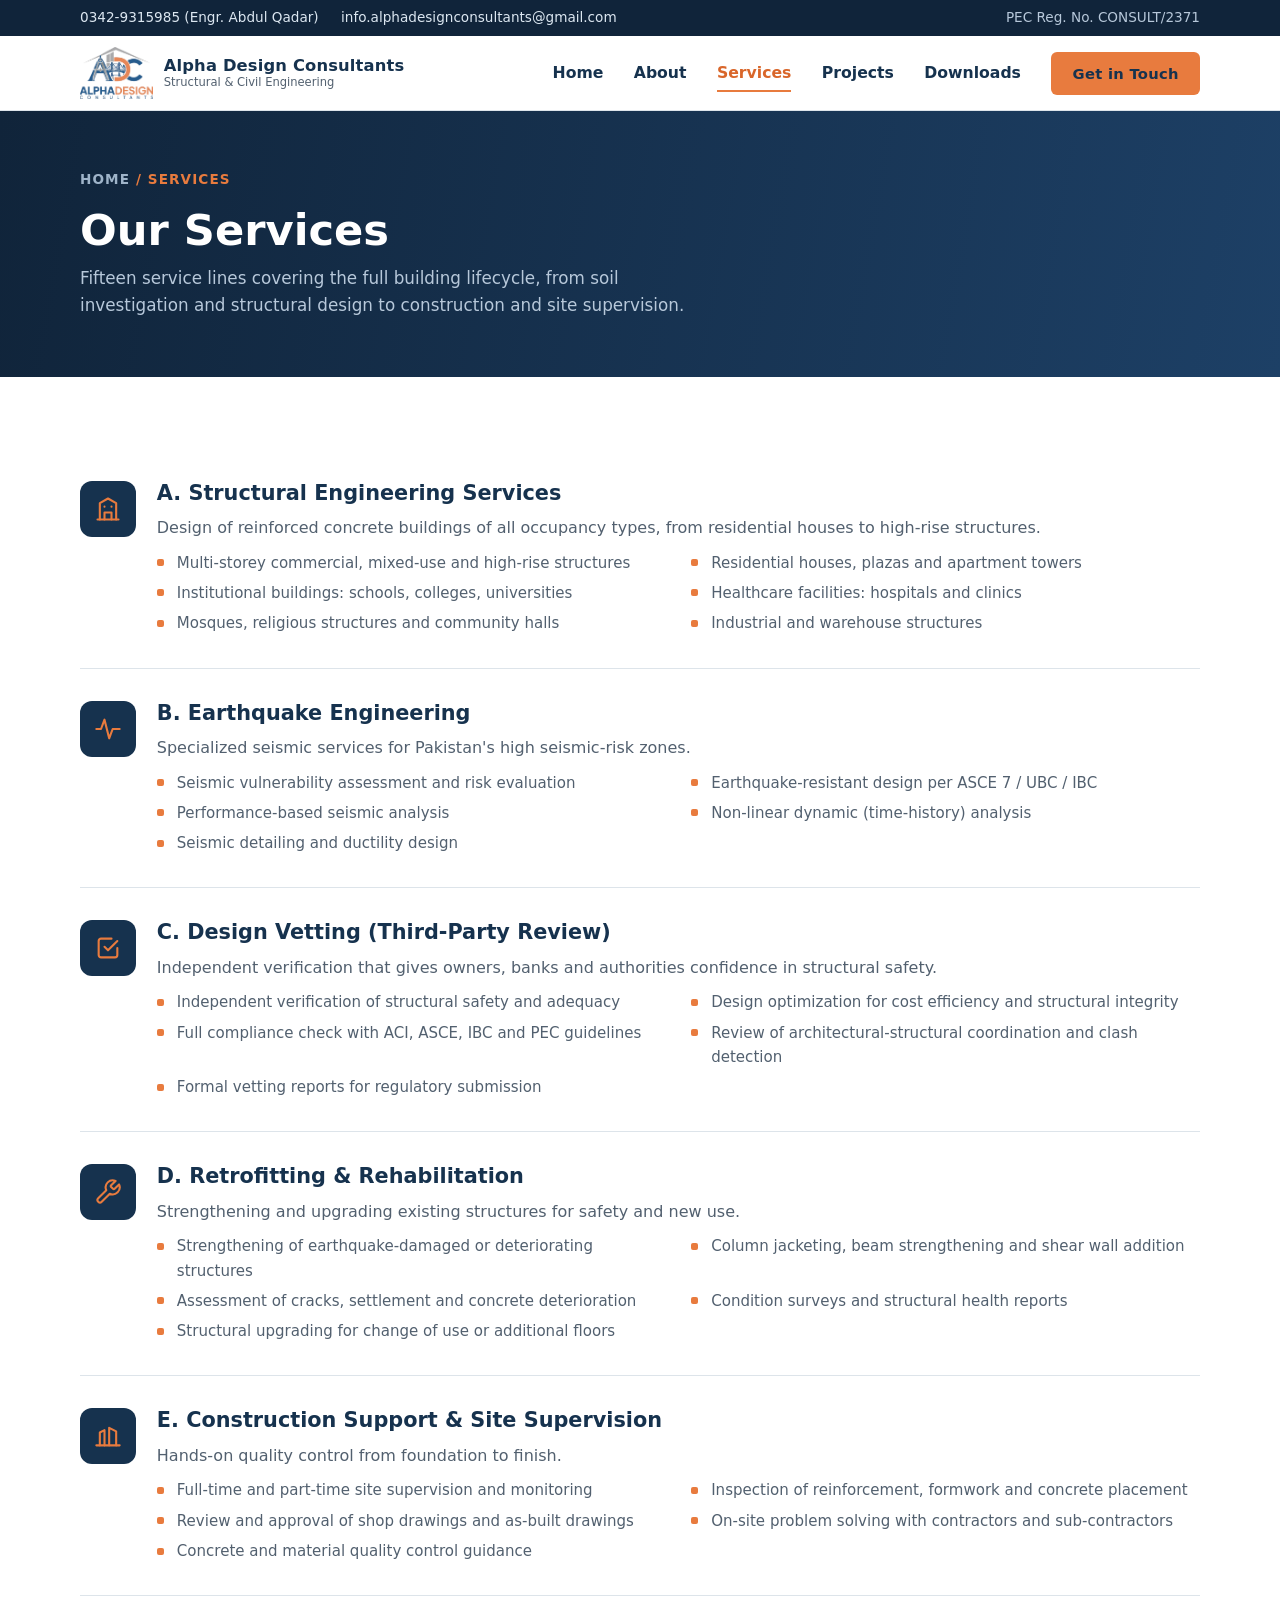
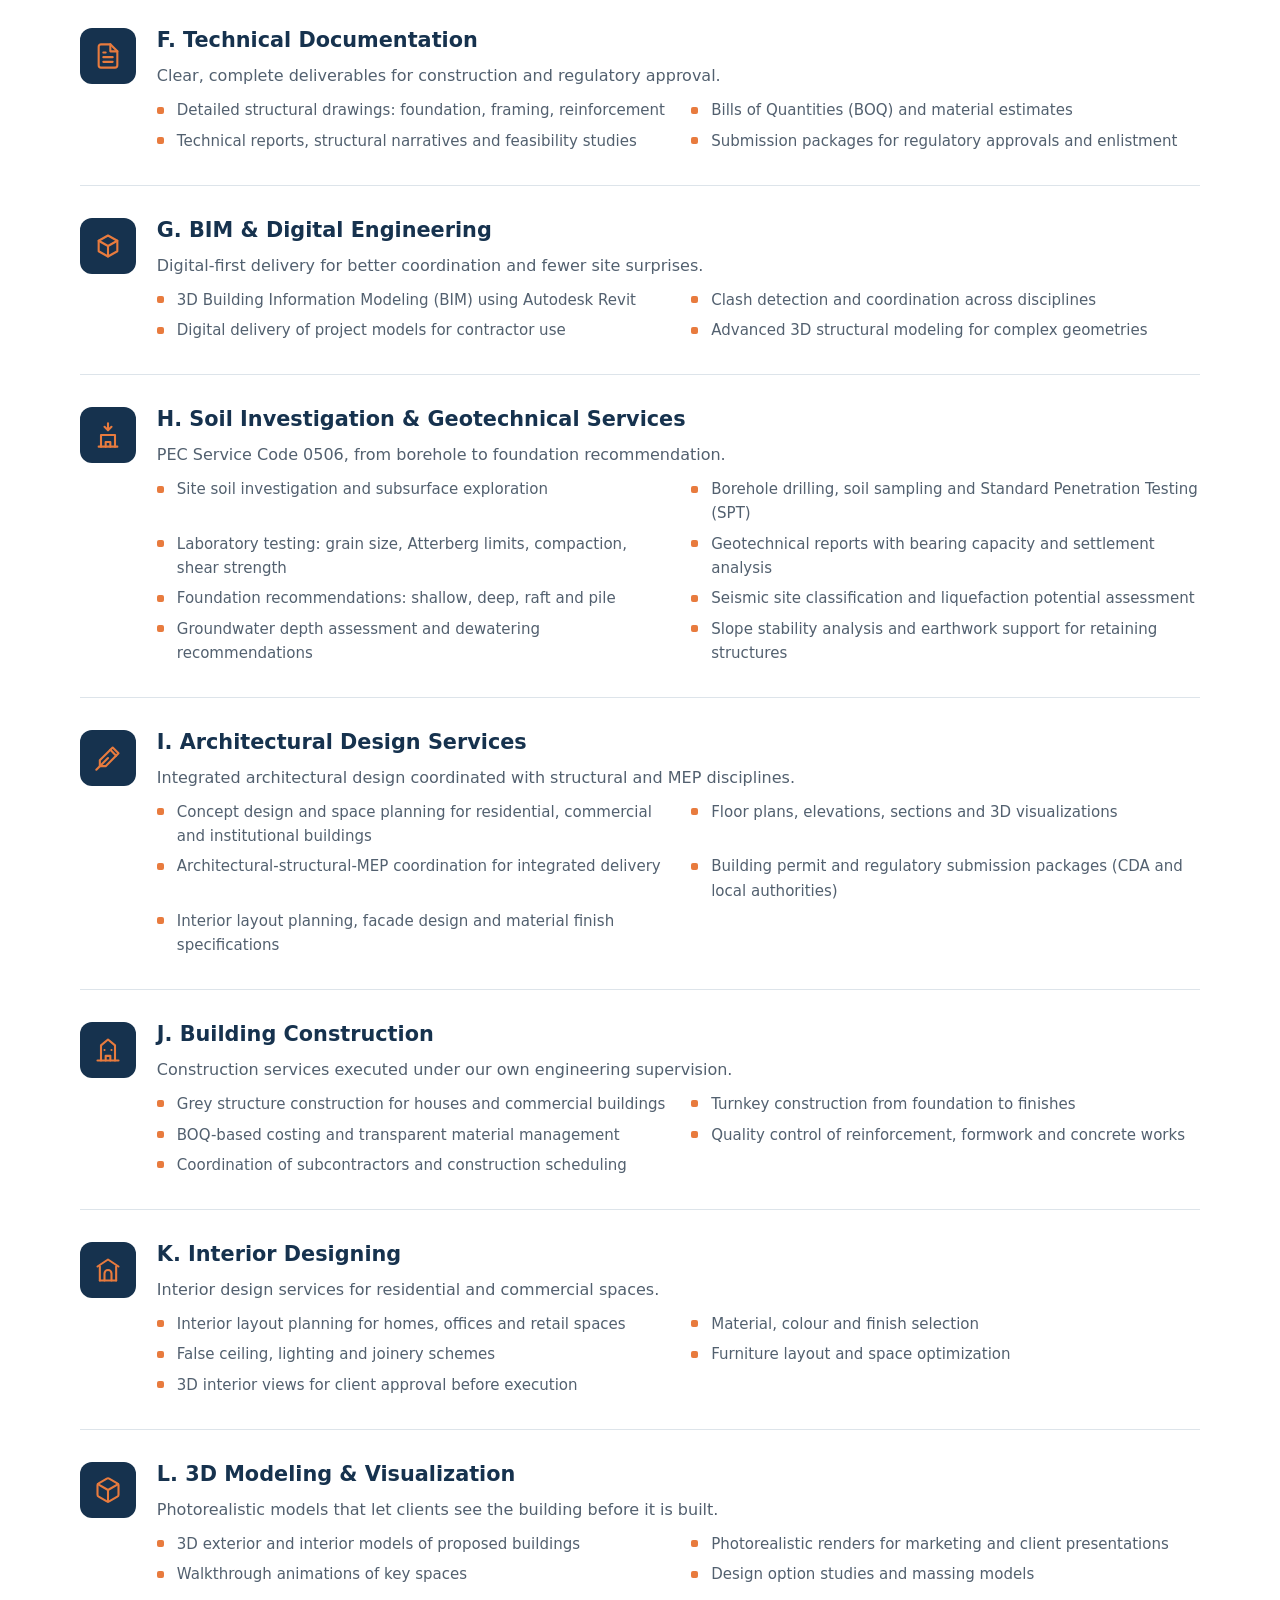
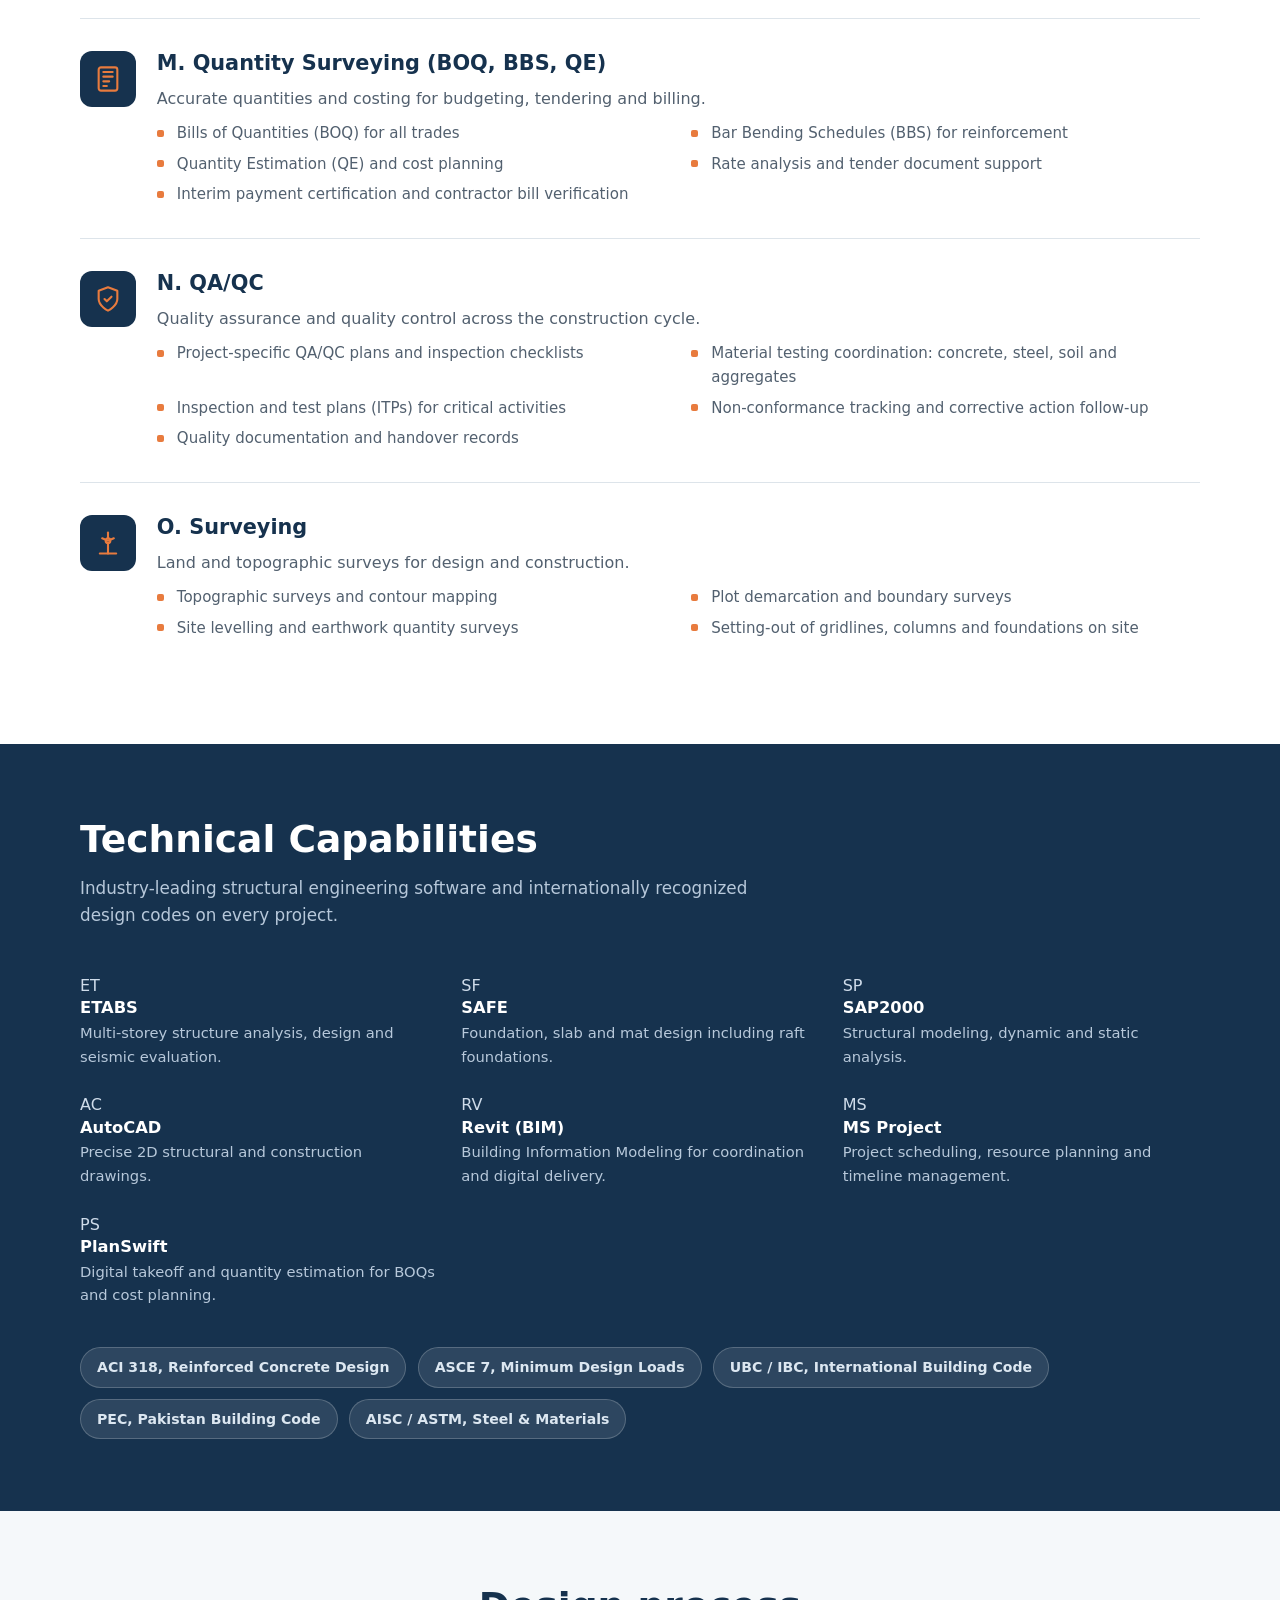
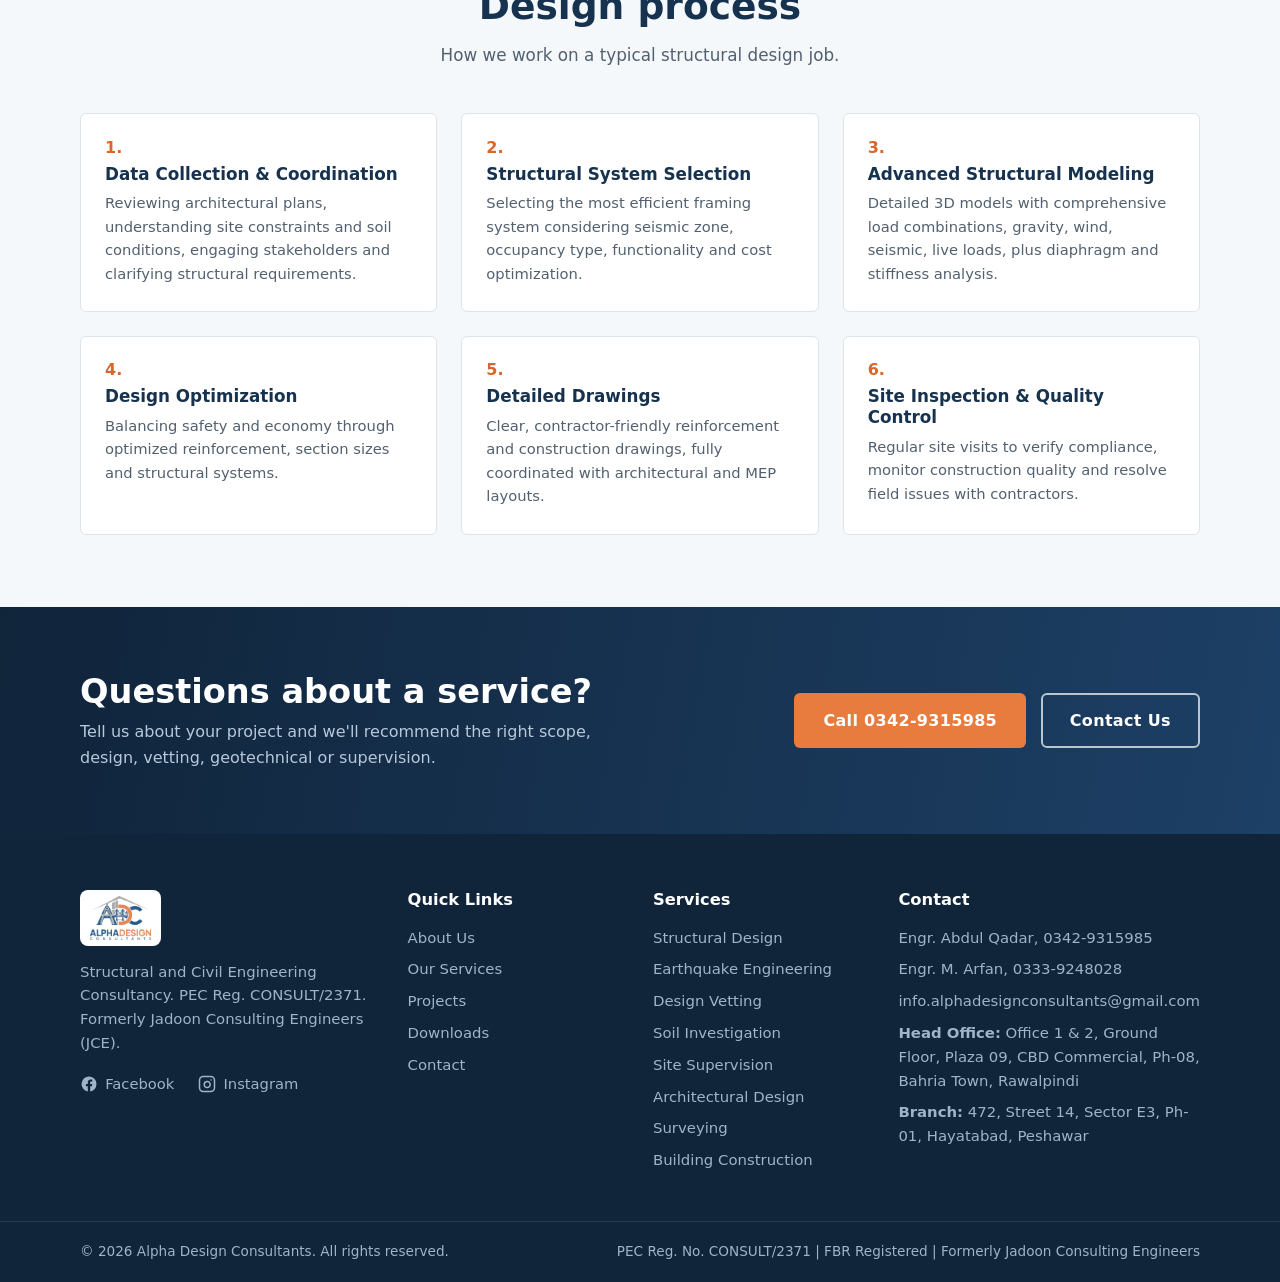
<file: services.html>
<!DOCTYPE html>
<html lang="en">
<head>
  <meta charset="UTF-8">
  <meta name="viewport" content="width=device-width, initial-scale=1.0">
  <title>Our Services | Alpha Design Consultants, Structural Design, Seismic, Vetting, Geotechnical</title>
  <meta name="description" content="Structural engineering, earthquake engineering, design vetting, retrofitting, technical documentation, BIM, soil investigation, architectural design and building construction services by Alpha Design Consultants.">
  <meta property="og:title" content="Services, Alpha Design Consultants">
  <meta property="og:description" content="Fifteen service lines covering the full building lifecycle: design, vetting, geotechnical, BIM, quantity surveying, QA/QC, construction, supervision and more.">
  <meta property="og:type" content="website">
  <meta property="og:image" content="assets/img/logo.png">
  <link rel="icon" type="image/png" href="assets/img/favicon.png">
  <link rel="stylesheet" href="css/styles.css">
</head>
<body>

  <div class="topbar">
    <div class="container">
      <div class="topbar__group">
        <a href="tel:+923429315985">0342-9315985 (Engr. Abdul Qadar)</a>
        <a href="mailto:info.alphadesignconsultants@gmail.com">info.alphadesignconsultants@gmail.com</a>
      </div>
      <div class="topbar__group">
        <span>PEC Reg. No. CONSULT/2371</span>
      </div>
    </div>
  </div>

  <header class="header">
    <div class="container">
      <a class="brand" href="index.html">
        <img src="assets/img/logo.png" alt="Alpha Design Consultants logo">
        <span class="brand__text">
          <span class="brand__name">Alpha Design Consultants</span>
          <span class="brand__tag">Structural &amp; Civil Engineering</span>
        </span>
      </a>
      <button class="nav-toggle" aria-label="Toggle navigation" aria-expanded="false">
        <span></span><span></span><span></span>
      </button>
      <nav class="nav" aria-label="Main navigation">
        <a href="index.html">Home</a>
        <a href="about.html">About</a>
        <a href="services.html" class="is-active">Services</a>
        <a href="projects.html">Projects</a>
        <a href="downloads.html">Downloads</a>
        <a href="contact.html" class="btn btn--primary">Get in Touch</a>
      </nav>
    </div>
  </header>

  <main>

    <section class="page-hero">
      <div class="container">
        <div class="breadcrumb"><a href="index.html">Home</a> / Services</div>
        <h1>Our Services</h1>
        <p>Fifteen service lines covering the full building lifecycle, from soil investigation and structural design to construction and site supervision.</p>
      </div>
    </section>

    <section class="section">
      <div class="container">

        <div class="service-block" id="structural">
          <div class="service-block__icon">
            <svg viewBox="0 0 24 24" fill="none" stroke="currentColor" stroke-width="1.8" stroke-linecap="round" stroke-linejoin="round"><path d="M3 21h18"/><path d="M5 21V7l7-4 7 4v14"/><path d="M9 21v-6h6v6"/><path d="M9 10h.01M15 10h.01"/></svg>
          </div>
          <div>
            <h3>A. Structural Engineering Services</h3>
            <p style="color:var(--ink-soft);">Design of reinforced concrete buildings of all occupancy types, from residential houses to high-rise structures.</p>
            <ul>
              <li>Multi-storey commercial, mixed-use and high-rise structures</li>
              <li>Residential houses, plazas and apartment towers</li>
              <li>Institutional buildings: schools, colleges, universities</li>
              <li>Healthcare facilities: hospitals and clinics</li>
              <li>Mosques, religious structures and community halls</li>
              <li>Industrial and warehouse structures</li>
            </ul>
          </div>
        </div>

        <div class="service-block" id="seismic">
          <div class="service-block__icon">
            <svg viewBox="0 0 24 24" fill="none" stroke="currentColor" stroke-width="1.8" stroke-linecap="round" stroke-linejoin="round"><path d="M2 12h4l3-8 4 16 3-8h6"/></svg>
          </div>
          <div>
            <h3>B. Earthquake Engineering</h3>
            <p style="color:var(--ink-soft);">Specialized seismic services for Pakistan's high seismic-risk zones.</p>
            <ul>
              <li>Seismic vulnerability assessment and risk evaluation</li>
              <li>Earthquake-resistant design per ASCE 7 / UBC / IBC</li>
              <li>Performance-based seismic analysis</li>
              <li>Non-linear dynamic (time-history) analysis</li>
              <li>Seismic detailing and ductility design</li>
            </ul>
          </div>
        </div>

        <div class="service-block" id="vetting">
          <div class="service-block__icon">
            <svg viewBox="0 0 24 24" fill="none" stroke="currentColor" stroke-width="1.8" stroke-linecap="round" stroke-linejoin="round"><path d="M9 11l3 3 8-8"/><path d="M20 12v6a2 2 0 0 1-2 2H6a2 2 0 0 1-2-2V6a2 2 0 0 1 2-2h9"/></svg>
          </div>
          <div>
            <h3>C. Design Vetting (Third-Party Review)</h3>
            <p style="color:var(--ink-soft);">Independent verification that gives owners, banks and authorities confidence in structural safety.</p>
            <ul>
              <li>Independent verification of structural safety and adequacy</li>
              <li>Design optimization for cost efficiency and structural integrity</li>
              <li>Full compliance check with ACI, ASCE, IBC and PEC guidelines</li>
              <li>Review of architectural-structural coordination and clash detection</li>
              <li>Formal vetting reports for regulatory submission</li>
            </ul>
          </div>
        </div>

        <div class="service-block" id="retrofitting">
          <div class="service-block__icon">
            <svg viewBox="0 0 24 24" fill="none" stroke="currentColor" stroke-width="1.8" stroke-linecap="round" stroke-linejoin="round"><path d="M14.7 6.3a1 1 0 0 0 0 1.4l1.6 1.6a1 1 0 0 0 1.4 0l3.77-3.77a6 6 0 0 1-7.94 7.94l-6.91 6.91a2.12 2.12 0 0 1-3-3l6.91-6.91a6 6 0 0 1 7.94-7.94l-3.76 3.76z"/></svg>
          </div>
          <div>
            <h3>D. Retrofitting &amp; Rehabilitation</h3>
            <p style="color:var(--ink-soft);">Strengthening and upgrading existing structures for safety and new use.</p>
            <ul>
              <li>Strengthening of earthquake-damaged or deteriorating structures</li>
              <li>Column jacketing, beam strengthening and shear wall addition</li>
              <li>Assessment of cracks, settlement and concrete deterioration</li>
              <li>Condition surveys and structural health reports</li>
              <li>Structural upgrading for change of use or additional floors</li>
            </ul>
          </div>
        </div>

        <div class="service-block" id="supervision">
          <div class="service-block__icon">
            <svg viewBox="0 0 24 24" fill="none" stroke="currentColor" stroke-width="1.8" stroke-linecap="round" stroke-linejoin="round"><path d="M2 20h20"/><path d="M5 20V9l4-2v13"/><path d="M13 20V5l6 3v12"/></svg>
          </div>
          <div>
            <h3>E. Construction Support &amp; Site Supervision</h3>
            <p style="color:var(--ink-soft);">Hands-on quality control from foundation to finish.</p>
            <ul>
              <li>Full-time and part-time site supervision and monitoring</li>
              <li>Inspection of reinforcement, formwork and concrete placement</li>
              <li>Review and approval of shop drawings and as-built drawings</li>
              <li>On-site problem solving with contractors and sub-contractors</li>
              <li>Concrete and material quality control guidance</li>
            </ul>
          </div>
        </div>

        <div class="service-block" id="documentation">
          <div class="service-block__icon">
            <svg viewBox="0 0 24 24" fill="none" stroke="currentColor" stroke-width="1.8" stroke-linecap="round" stroke-linejoin="round"><path d="M14 2H6a2 2 0 0 0-2 2v16a2 2 0 0 0 2 2h12a2 2 0 0 0 2-2V8z"/><path d="M14 2v6h6"/><path d="M16 13H8M16 17H8M10 9H8"/></svg>
          </div>
          <div>
            <h3>F. Technical Documentation</h3>
            <p style="color:var(--ink-soft);">Clear, complete deliverables for construction and regulatory approval.</p>
            <ul>
              <li>Detailed structural drawings: foundation, framing, reinforcement</li>
              <li>Bills of Quantities (BOQ) and material estimates</li>
              <li>Technical reports, structural narratives and feasibility studies</li>
              <li>Submission packages for regulatory approvals and enlistment</li>
            </ul>
          </div>
        </div>

        <div class="service-block" id="bim">
          <div class="service-block__icon">
            <svg viewBox="0 0 24 24" fill="none" stroke="currentColor" stroke-width="1.8" stroke-linecap="round" stroke-linejoin="round"><path d="M12 3l8 4.5v9L12 21l-8-4.5v-9L12 3z"/><path d="M12 12l8-4.5M12 12v9M12 12L4 7.5"/></svg>
          </div>
          <div>
            <h3>G. BIM &amp; Digital Engineering</h3>
            <p style="color:var(--ink-soft);">Digital-first delivery for better coordination and fewer site surprises.</p>
            <ul>
              <li>3D Building Information Modeling (BIM) using Autodesk Revit</li>
              <li>Clash detection and coordination across disciplines</li>
              <li>Digital delivery of project models for contractor use</li>
              <li>Advanced 3D structural modeling for complex geometries</li>
            </ul>
          </div>
        </div>

        <div class="service-block" id="geotechnical">
          <div class="service-block__icon">
            <svg viewBox="0 0 24 24" fill="none" stroke="currentColor" stroke-width="1.8" stroke-linecap="round" stroke-linejoin="round"><path d="M12 2v6M12 8l-3-3M12 8l3-3"/><path d="M4 22h16"/><path d="M6 22V12h12v10"/><path d="M10 22v-4h4v4"/></svg>
          </div>
          <div>
            <h3>H. Soil Investigation &amp; Geotechnical Services</h3>
            <p style="color:var(--ink-soft);">PEC Service Code 0506, from borehole to foundation recommendation.</p>
            <ul>
              <li>Site soil investigation and subsurface exploration</li>
              <li>Borehole drilling, soil sampling and Standard Penetration Testing (SPT)</li>
              <li>Laboratory testing: grain size, Atterberg limits, compaction, shear strength</li>
              <li>Geotechnical reports with bearing capacity and settlement analysis</li>
              <li>Foundation recommendations: shallow, deep, raft and pile</li>
              <li>Seismic site classification and liquefaction potential assessment</li>
              <li>Groundwater depth assessment and dewatering recommendations</li>
              <li>Slope stability analysis and earthwork support for retaining structures</li>
            </ul>
          </div>
        </div>

        <div class="service-block" id="architecture">
          <div class="service-block__icon">
            <svg viewBox="0 0 24 24" fill="none" stroke="currentColor" stroke-width="1.8" stroke-linecap="round" stroke-linejoin="round"><path d="M2 22l10-10"/><path d="M16 3l5 5-11 11H5v-5L16 3z"/><path d="M14 5l5 5"/></svg>
          </div>
          <div>
            <h3>I. Architectural Design Services</h3>
            <p style="color:var(--ink-soft);">Integrated architectural design coordinated with structural and MEP disciplines.</p>
            <ul>
              <li>Concept design and space planning for residential, commercial and institutional buildings</li>
              <li>Floor plans, elevations, sections and 3D visualizations</li>
              <li>Architectural-structural-MEP coordination for integrated delivery</li>
              <li>Building permit and regulatory submission packages (CDA and local authorities)</li>
              <li>Interior layout planning, facade design and material finish specifications</li>
            </ul>
          </div>
        </div>

        <div class="service-block" id="construction">
          <div class="service-block__icon">
            <svg viewBox="0 0 24 24" fill="none" stroke="currentColor" stroke-width="1.8" stroke-linecap="round" stroke-linejoin="round"><path d="M3 21h18"/><path d="M6 21V8l6-5 6 5v13"/><path d="M10 21v-4h4v4"/><path d="M9 12h.01M15 12h.01"/></svg>
          </div>
          <div>
            <h3>J. Building Construction</h3>
            <p style="color:var(--ink-soft);">Construction services executed under our own engineering supervision.</p>
            <ul>
              <li>Grey structure construction for houses and commercial buildings</li>
              <li>Turnkey construction from foundation to finishes</li>
              <li>BOQ-based costing and transparent material management</li>
              <li>Quality control of reinforcement, formwork and concrete works</li>
              <li>Coordination of subcontractors and construction scheduling</li>
            </ul>
          </div>
        </div>

        <div class="service-block" id="interior">
          <div class="service-block__icon">
            <svg viewBox="0 0 24 24" fill="none" stroke="currentColor" stroke-width="1.8" stroke-linecap="round" stroke-linejoin="round"><path d="M3 9l9-6 9 6"/><path d="M5 21V9M19 21V9"/><path d="M5 21h14"/><path d="M9 21v-6a3 3 0 0 1 6 0v6"/></svg>
          </div>
          <div>
            <h3>K. Interior Designing</h3>
            <p style="color:var(--ink-soft);">Interior design services for residential and commercial spaces.</p>
            <ul>
              <li>Interior layout planning for homes, offices and retail spaces</li>
              <li>Material, colour and finish selection</li>
              <li>False ceiling, lighting and joinery schemes</li>
              <li>Furniture layout and space optimization</li>
              <li>3D interior views for client approval before execution</li>
            </ul>
          </div>
        </div>

        <div class="service-block" id="modeling">
          <div class="service-block__icon">
            <svg viewBox="0 0 24 24" fill="none" stroke="currentColor" stroke-width="1.8" stroke-linecap="round" stroke-linejoin="round"><path d="M21 16V8a2 2 0 0 0-1-1.73l-7-4a2 2 0 0 0-2 0l-7 4A2 2 0 0 0 3 8v8a2 2 0 0 0 1 1.73l7 4a2 2 0 0 0 2 0l7-4A2 2 0 0 0 21 16z"/><path d="M3.27 6.96L12 12.01l8.73-5.05M12 22.08V12"/></svg>
          </div>
          <div>
            <h3>L. 3D Modeling &amp; Visualization</h3>
            <p style="color:var(--ink-soft);">Photorealistic models that let clients see the building before it is built.</p>
            <ul>
              <li>3D exterior and interior models of proposed buildings</li>
              <li>Photorealistic renders for marketing and client presentations</li>
              <li>Walkthrough animations of key spaces</li>
              <li>Design option studies and massing models</li>
            </ul>
          </div>
        </div>

        <div class="service-block" id="quantity-surveying">
          <div class="service-block__icon">
            <svg viewBox="0 0 24 24" fill="none" stroke="currentColor" stroke-width="1.8" stroke-linecap="round" stroke-linejoin="round"><rect x="4" y="2" width="16" height="20" rx="2"/><path d="M8 6h8M8 10h8M8 14h5"/><path d="M8 18h3"/></svg>
          </div>
          <div>
            <h3>M. Quantity Surveying (BOQ, BBS, QE)</h3>
            <p style="color:var(--ink-soft);">Accurate quantities and costing for budgeting, tendering and billing.</p>
            <ul>
              <li>Bills of Quantities (BOQ) for all trades</li>
              <li>Bar Bending Schedules (BBS) for reinforcement</li>
              <li>Quantity Estimation (QE) and cost planning</li>
              <li>Rate analysis and tender document support</li>
              <li>Interim payment certification and contractor bill verification</li>
            </ul>
          </div>
        </div>

        <div class="service-block" id="qaqc">
          <div class="service-block__icon">
            <svg viewBox="0 0 24 24" fill="none" stroke="currentColor" stroke-width="1.8" stroke-linecap="round" stroke-linejoin="round"><path d="M12 22s8-4 8-10V5l-8-3-8 3v7c0 6 8 10 8 10z"/><path d="M9 12l2 2 4-4"/></svg>
          </div>
          <div>
            <h3>N. QA/QC</h3>
            <p style="color:var(--ink-soft);">Quality assurance and quality control across the construction cycle.</p>
            <ul>
              <li>Project-specific QA/QC plans and inspection checklists</li>
              <li>Material testing coordination: concrete, steel, soil and aggregates</li>
              <li>Inspection and test plans (ITPs) for critical activities</li>
              <li>Non-conformance tracking and corrective action follow-up</li>
              <li>Quality documentation and handover records</li>
            </ul>
          </div>
        </div>

        <div class="service-block" id="surveying">
          <div class="service-block__icon">
            <svg viewBox="0 0 24 24" fill="none" stroke="currentColor" stroke-width="1.8" stroke-linecap="round" stroke-linejoin="round"><path d="M12 3v5"/><circle cx="12" cy="10" r="2"/><path d="M12 12v9"/><path d="M5 21h14"/><path d="M7 8l5 2 5-2"/></svg>
          </div>
          <div>
            <h3>O. Surveying</h3>
            <p style="color:var(--ink-soft);">Land and topographic surveys for design and construction.</p>
            <ul>
              <li>Topographic surveys and contour mapping</li>
              <li>Plot demarcation and boundary surveys</li>
              <li>Site levelling and earthwork quantity surveys</li>
              <li>Setting-out of gridlines, columns and foundations on site</li>
            </ul>
          </div>
        </div>

      </div>
    </section>

    <section class="section section--navy">
      <div class="container">
        <div class="section-head">
          <h2>Technical Capabilities</h2>
          <p>Industry-leading structural engineering software and internationally recognized design codes on every project.</p>
        </div>
        <div class="grid grid--3">
          <div class="feature">
            <div class="feature__dot">ET</div>
            <div>
              <h3 style="color:#fff">ETABS</h3>
              <p>Multi-storey structure analysis, design and seismic evaluation.</p>
            </div>
          </div>
          <div class="feature">
            <div class="feature__dot">SF</div>
            <div>
              <h3 style="color:#fff">SAFE</h3>
              <p>Foundation, slab and mat design including raft foundations.</p>
            </div>
          </div>
          <div class="feature">
            <div class="feature__dot">SP</div>
            <div>
              <h3 style="color:#fff">SAP2000</h3>
              <p>Structural modeling, dynamic and static analysis.</p>
            </div>
          </div>
          <div class="feature">
            <div class="feature__dot">AC</div>
            <div>
              <h3 style="color:#fff">AutoCAD</h3>
              <p>Precise 2D structural and construction drawings.</p>
            </div>
          </div>
          <div class="feature">
            <div class="feature__dot">RV</div>
            <div>
              <h3 style="color:#fff">Revit (BIM)</h3>
              <p>Building Information Modeling for coordination and digital delivery.</p>
            </div>
          </div>
          <div class="feature">
            <div class="feature__dot">MS</div>
            <div>
              <h3 style="color:#fff">MS Project</h3>
              <p>Project scheduling, resource planning and timeline management.</p>
            </div>
          </div>
          <div class="feature">
            <div class="feature__dot">PS</div>
            <div>
              <h3 style="color:#fff">PlanSwift</h3>
              <p>Digital takeoff and quantity estimation for BOQs and cost planning.</p>
            </div>
          </div>
        </div>
        <div class="badge-row" style="margin-top:2.5rem;">
          <span class="badge">ACI 318, Reinforced Concrete Design</span>
          <span class="badge">ASCE 7, Minimum Design Loads</span>
          <span class="badge">UBC / IBC, International Building Code</span>
          <span class="badge">PEC, Pakistan Building Code</span>
          <span class="badge">AISC / ASTM, Steel &amp; Materials</span>
        </div>
      </div>
    </section>

    <section class="section section--soft">
      <div class="container">
        <div class="section-head section-head--center">
          <h2>Design process</h2>
          <p>How we work on a typical structural design job.</p>
        </div>
        <div class="steps">
          <div class="step">
            <div class="step__num">1.</div>
            <h3>Data Collection &amp; Coordination</h3>
            <p>Reviewing architectural plans, understanding site constraints and soil conditions, engaging stakeholders and clarifying structural requirements.</p>
          </div>
          <div class="step">
            <div class="step__num">2.</div>
            <h3>Structural System Selection</h3>
            <p>Selecting the most efficient framing system considering seismic zone, occupancy type, functionality and cost optimization.</p>
          </div>
          <div class="step">
            <div class="step__num">3.</div>
            <h3>Advanced Structural Modeling</h3>
            <p>Detailed 3D models with comprehensive load combinations, gravity, wind, seismic, live loads, plus diaphragm and stiffness analysis.</p>
          </div>
          <div class="step">
            <div class="step__num">4.</div>
            <h3>Design Optimization</h3>
            <p>Balancing safety and economy through optimized reinforcement, section sizes and structural systems.</p>
          </div>
          <div class="step">
            <div class="step__num">5.</div>
            <h3>Detailed Drawings</h3>
            <p>Clear, contractor-friendly reinforcement and construction drawings, fully coordinated with architectural and MEP layouts.</p>
          </div>
          <div class="step">
            <div class="step__num">6.</div>
            <h3>Site Inspection &amp; Quality Control</h3>
            <p>Regular site visits to verify compliance, monitor construction quality and resolve field issues with contractors.</p>
          </div>
        </div>
      </div>
    </section>

    <section class="cta">
      <div class="container">
        <div>
          <h2>Questions about a service?</h2>
          <p>Tell us about your project and we'll recommend the right scope, design, vetting, geotechnical or supervision.</p>
        </div>
        <div class="cta__actions">
          <a href="tel:+923429315985" class="btn btn--primary">Call 0342-9315985</a>
          <a href="contact.html" class="btn btn--outline-light">Contact Us</a>
        </div>
      </div>
    </section>

  </main>

  <footer class="footer">
    <div class="container">
      <div class="footer__grid">
        <div class="footer__brand">
          <img src="assets/img/logo.png" alt="Alpha Design Consultants logo">
          <p>Structural and Civil Engineering Consultancy. PEC Reg. CONSULT/2371. Formerly Jadoon Consulting Engineers (JCE).</p>
          <a class="footer__social" href="https://www.facebook.com/alphadesignconsultants" target="_blank" rel="noopener">
            <svg viewBox="0 0 24 24" fill="currentColor" aria-hidden="true"><path d="M22 12a10 10 0 1 0-11.56 9.88v-6.99H7.9V12h2.54V9.8c0-2.5 1.49-3.89 3.77-3.89 1.09 0 2.23.2 2.23.2v2.46h-1.26c-1.24 0-1.63.77-1.63 1.56V12h2.78l-.44 2.89h-2.34v6.99A10 10 0 0 0 22 12z"/></svg>
            Facebook
          </a>
          <a class="footer__social" href="https://www.instagram.com/alphadesignconsultants" target="_blank" rel="noopener">
            <svg viewBox="0 0 24 24" fill="none" stroke="currentColor" stroke-width="2" stroke-linecap="round" stroke-linejoin="round" aria-hidden="true"><rect x="2" y="2" width="20" height="20" rx="5"/><path d="M16 11.37a4 4 0 1 1-7.75 1.13 4 4 0 0 1 7.75-1.13z"/><line x1="17.5" y1="6.5" x2="17.51" y2="6.5"/></svg>
            Instagram
          </a>
        </div>
        <div>
          <h4>Quick Links</h4>
          <ul>
            <li><a href="about.html">About Us</a></li>
            <li><a href="services.html">Our Services</a></li>
            <li><a href="projects.html">Projects</a></li>
            <li><a href="downloads.html">Downloads</a></li>
            <li><a href="contact.html">Contact</a></li>
          </ul>
        </div>
        <div>
          <h4>Services</h4>
          <ul>
            <li><a href="services.html#structural">Structural Design</a></li>
            <li><a href="services.html#seismic">Earthquake Engineering</a></li>
            <li><a href="services.html#vetting">Design Vetting</a></li>
            <li><a href="services.html#geotechnical">Soil Investigation</a></li>
            <li><a href="services.html#supervision">Site Supervision</a></li>
            <li><a href="services.html#architecture">Architectural Design</a></li>
            <li><a href="services.html#surveying">Surveying</a></li>
            <li><a href="services.html#construction">Building Construction</a></li>
          </ul>
        </div>
        <div>
          <h4>Contact</h4>
          <ul>
            <li><a href="tel:+923429315985">Engr. Abdul Qadar, 0342-9315985</a></li>
            <li><a href="tel:+923339248028">Engr. M. Arfan, 0333-9248028</a></li>
            <li><a href="mailto:info.alphadesignconsultants@gmail.com">info.alphadesignconsultants@gmail.com</a></li>
            <li><strong>Head Office:</strong> Office 1 &amp; 2, Ground Floor, Plaza 09, CBD Commercial, Ph-08, Bahria Town, Rawalpindi</li>
            <li><strong>Branch:</strong> 472, Street 14, Sector E3, Ph-01, Hayatabad, Peshawar</li>
          </ul>
        </div>
      </div>
    </div>
    <div class="footer__bottom">
      <div class="container">
        <span>&copy; <span id="year"></span> Alpha Design Consultants. All rights reserved.</span>
        <span>PEC Reg. No. CONSULT/2371 | FBR Registered | Formerly Jadoon Consulting Engineers</span>
      </div>
    </div>
  </footer>

  <script src="js/main.js"></script>
</body>
</html>
</file>
<file: css/styles.css>
/* ==========================================================================
   Alpha Design Consultants, Site Stylesheet
   ========================================================================== */

:root {
  /* Palette drawn from the ADC logo (navy blue + orange) */
  --navy-900: #10243a;
  --navy-800: #16324e;
  --navy-700: #1d4066;
  --steel-600: #2e6da4;
  --steel-100: #e3edf6;
  --orange-500: #e87b3e;
  --orange-600: #d9662a;
  --orange-100: #fdeee3;
  --ink: #22303e;
  --ink-soft: #52606f;
  --line: #dde4ea;
  --bg: #ffffff;
  --bg-soft: #f5f8fa;

  --font: "Segoe UI", system-ui, -apple-system, BlinkMacSystemFont, sans-serif;

  --radius: 6px;
  --shadow-sm: 0 1px 3px rgba(16, 36, 58, 0.08);
  --shadow-md: 0 6px 24px rgba(16, 36, 58, 0.12);
  --container: 1160px;
}

/* --------------------------------- Reset --------------------------------- */

*,
*::before,
*::after {
  box-sizing: border-box;
  margin: 0;
  padding: 0;
}

body {
  font-family: var(--font);
  font-size: 1rem;
  line-height: 1.6;
  color: var(--ink);
  background: var(--bg);
  -webkit-font-smoothing: antialiased;
}

img {
  max-width: 100%;
  display: block;
}

a {
  color: var(--steel-600);
  text-decoration: none;
}

a:hover {
  color: var(--orange-600);
}

ul {
  list-style: none;
}

h1, h2, h3, h4 {
  font-family: var(--font);
  font-weight: 600;
  line-height: 1.25;
  color: var(--navy-800);
}

/* ------------------------------- Utilities ------------------------------- */

.container {
  max-width: var(--container);
  margin: 0 auto;
  padding: 0 1.25rem;
}

.section {
  padding: 4.5rem 0;
}

.section--soft {
  background: var(--bg-soft);
}

.section--navy {
  background: var(--navy-800);
  color: #cfdcea;
}

.section--navy h2,
.section--navy h3 {
  color: #fff;
}

.section-head {
  max-width: 720px;
  margin-bottom: 2.75rem;
}

.section-head--center {
  margin-left: auto;
  margin-right: auto;
  text-align: center;
}

.eyebrow {
  display: none;
}

.section--navy .eyebrow {
  display: none;
}

.section-head h2 {
  font-size: clamp(1.7rem, 3.2vw, 2.35rem);
  margin-bottom: 0.75rem;
}

.section-head p {
  color: var(--ink-soft);
  font-size: 1.05rem;
}

.section--navy .section-head p {
  color: #b7c8da;
}

/* -------------------------------- Buttons -------------------------------- */

.btn {
  display: inline-block;
  font-family: var(--font);
  font-weight: 600;
  font-size: 1rem;
  letter-spacing: 0.02em;
  padding: 0.8rem 1.7rem;
  border-radius: 6px;
  border: 2px solid transparent;
  cursor: pointer;
  transition: background 0.25s ease, color 0.25s ease, border-color 0.25s ease, transform 0.25s ease, box-shadow 0.25s ease;
}

.btn--primary {
  background: var(--orange-500);
  color: #fff;
}

.btn--primary:hover {
  background: var(--orange-600);
  color: #fff;
}

.btn--outline {
  border-color: var(--navy-800);
  color: var(--navy-800);
}

.btn--outline:hover {
  background: var(--navy-800);
  color: #fff;
}

.btn--outline-light {
  border-color: rgba(255, 255, 255, 0.7);
  color: #fff;
}

.btn--outline-light:hover {
  background: #fff;
  color: var(--navy-800);
}

/* -------------------------------- Top bar -------------------------------- */

.topbar {
  background: var(--navy-900);
  color: #b7c8da;
  font-size: 0.85rem;
  padding: 0.45rem 0;
}

.topbar .container {
  display: flex;
  justify-content: space-between;
  align-items: center;
  gap: 1rem;
  flex-wrap: wrap;
}

.topbar a {
  color: #dce7f1;
}

.topbar a:hover {
  color: var(--orange-500);
}

.topbar__group {
  display: flex;
  gap: 1.4rem;
  flex-wrap: wrap;
}

/* -------------------------------- Header --------------------------------- */

.header {
  position: sticky;
  top: 0;
  z-index: 100;
  background: rgba(255, 255, 255, 0.92);
  backdrop-filter: blur(10px);
  -webkit-backdrop-filter: blur(10px);
  border-bottom: 1px solid var(--line);
  box-shadow: none;
  transition: box-shadow 0.3s ease, background 0.3s ease;
}

.header.is-scrolled {
  background: rgba(255, 255, 255, 0.97);
  box-shadow: 0 8px 24px rgba(13, 30, 48, 0.08);
}

.header .container {
  display: flex;
  align-items: center;
  justify-content: space-between;
  gap: 1rem;
  min-height: 74px;
}

.brand {
  display: flex;
  align-items: center;
  gap: 0.7rem;
}

.brand img {
  height: 52px;
  width: auto;
}

.brand__text {
  font-family: var(--font);
  line-height: 1.15;
}

.brand__name {
  display: block;
  font-weight: 700;
  font-size: 1.02rem;
  color: var(--navy-800);
  letter-spacing: 0.01em;
}

.brand__tag {
  display: block;
  font-size: 0.72rem;
  font-weight: 500;
  color: var(--ink-soft);
}

.nav {
  display: flex;
  align-items: center;
  gap: 1.9rem;
}

.nav a {
  font-family: var(--font);
  font-weight: 600;
  font-size: 0.98rem;
  color: var(--navy-800);
  padding: 0.35rem 0;
  border-bottom: 2px solid transparent;
}

.nav a:hover {
  color: var(--orange-600);
}

.nav a.is-active {
  color: var(--orange-600);
  border-bottom-color: var(--orange-500);
}

.nav .btn {
  padding: 0.55rem 1.2rem;
  font-size: 0.92rem;
  border-bottom: none;
}

.nav a.btn--primary:hover {
  color: #fff;
  background: var(--orange-600);
}

.nav-toggle {
  display: none;
  background: none;
  border: none;
  cursor: pointer;
  padding: 0.4rem;
}

.nav-toggle span {
  display: block;
  width: 26px;
  height: 3px;
  background: var(--navy-800);
  margin: 5px 0;
  border-radius: 2px;
  transition: transform 0.25s ease, opacity 0.25s ease;
}

/* -------------------------------- Hero (home) ---------------------------- */

.hero {
  position: relative;
  --hero-shift: 0px;
  --mx: 0;
  --my: 0;
  --tilt-x: 0deg;
  --tilt-y: 0deg;
  background:
    linear-gradient(105deg, rgba(10, 22, 36, 0.96) 0%, rgba(13, 30, 48, 0.9) 42%, rgba(22, 50, 78, 0.62) 100%),
    url("../assets/img/hero.jpg") center calc(52% + var(--hero-shift)) / cover no-repeat;
  color: #fff;
  padding: 5.5rem 0 5.8rem;
  overflow: hidden;
  isolation: isolate;
}

.hero__grid {
  position: absolute;
  inset: 0;
  background-image:
    linear-gradient(rgba(214, 226, 236, 0.045) 1px, transparent 1px),
    linear-gradient(90deg, rgba(214, 226, 236, 0.045) 1px, transparent 1px);
  background-size: 56px 56px;
  background-position:
    calc(var(--mx) * 12px) calc(var(--my) * 10px),
    calc(var(--mx) * 12px) calc(var(--my) * 10px);
  mask-image: radial-gradient(ellipse at 72% 48%, #000 18%, transparent 75%);
  pointer-events: none;
  z-index: 0;
}

.hero .container {
  position: relative;
  z-index: 2;
}

.hero__layout {
  display: grid;
  grid-template-columns: minmax(0, 1.05fr) minmax(280px, 0.95fr);
  gap: 2rem 2.2rem;
  align-items: center;
}

.hero__inner {
  max-width: 640px;
}

.hero__badge {
  display: inline-flex;
  align-items: center;
  gap: 0.5rem;
  background: rgba(232, 123, 62, 0.16);
  border: 1px solid rgba(232, 123, 62, 0.55);
  color: #f8c9a8;
  font-family: var(--font);
  font-size: 0.82rem;
  font-weight: 600;
  letter-spacing: 0.1em;
  text-transform: uppercase;
  padding: 0.4rem 0.9rem;
  border-radius: 999px;
  margin-bottom: 1.4rem;
}

.hero h1 {
  color: #fff;
  font-size: clamp(2.1rem, 4.6vw, 3.3rem);
  margin-bottom: 1.1rem;
}

.hero h1 em {
  font-style: normal;
  color: inherit;
}

.hero p {
  font-size: 1.12rem;
  color: #ccdaea;
  margin-bottom: 2.1rem;
  max-width: 560px;
}

.hero__actions {
  display: flex;
  gap: 0.9rem;
  flex-wrap: wrap;
}

.hero__chips {
  display: flex;
  flex-wrap: wrap;
  gap: 0.5rem;
  margin-top: 1.6rem;
}

.hero__chips span {
  font-size: 0.72rem;
  font-weight: 600;
  letter-spacing: 0.06em;
  text-transform: uppercase;
  color: #b7c8da;
  border: 1px solid rgba(183, 200, 218, 0.28);
  padding: 0.35rem 0.7rem;
  border-radius: 999px;
  background: rgba(255, 255, 255, 0.03);
}

/* Conceptual site massing — not a structural wireframe */
.hero__stage {
  position: relative;
  width: 100%;
  min-width: 280px;
  min-height: 420px;
  display: grid;
  place-items: center;
  perspective: 900px;
}

.hero__stage-orbit {
  position: absolute;
  inset: 8% 6%;
  border: 1px dashed rgba(214, 226, 236, 0.18);
  border-radius: 50%;
  animation: hero-orbit-spin 36s linear infinite;
  pointer-events: none;
}

.hero__stage-orbit span {
  position: absolute;
  left: 50%;
  top: 50%;
  font-size: 0.7rem;
  font-weight: 600;
  letter-spacing: 0.08em;
  text-transform: uppercase;
  color: rgba(201, 214, 224, 0.72);
  white-space: nowrap;
}

.hero__stage-orbit span:nth-child(1) { transform: translate(-50%, -50%) rotate(0deg) translateY(-155px) rotate(0deg); }
.hero__stage-orbit span:nth-child(2) { transform: translate(-50%, -50%) rotate(90deg) translateY(-155px) rotate(-90deg); }
.hero__stage-orbit span:nth-child(3) { transform: translate(-50%, -50%) rotate(180deg) translateY(-155px) rotate(-180deg); }
.hero__stage-orbit span:nth-child(4) { transform: translate(-50%, -50%) rotate(270deg) translateY(-155px) rotate(-270deg); }

.hero__compass {
  position: absolute;
  top: 1.1rem;
  right: 1.2rem;
  width: 54px;
  height: 54px;
  border-radius: 50%;
  border: 1px solid rgba(232, 123, 62, 0.45);
  background: rgba(8, 18, 30, 0.35);
  display: grid;
  place-items: center;
  z-index: 3;
}

.hero__compass i {
  position: absolute;
  width: 1px;
  height: 42%;
  background: rgba(214, 226, 236, 0.35);
  top: 50%;
  left: 50%;
  transform-origin: top center;
}

.hero__compass i:nth-child(1) { transform: translate(-50%, 0) rotate(0deg); }
.hero__compass i:nth-child(2) { transform: translate(-50%, 0) rotate(90deg); }
.hero__compass i:nth-child(3) { transform: translate(-50%, 0) rotate(45deg); opacity: 0.45; }
.hero__compass i:nth-child(4) { transform: translate(-50%, 0) rotate(135deg); opacity: 0.45; }

.hero__compass strong {
  position: relative;
  z-index: 1;
  color: var(--orange-500);
  font-size: 0.78rem;
  font-weight: 700;
}

.hero__massing {
  position: relative;
  z-index: 1;
  width: min(100%, 420px);
  transform:
    translate3d(calc(var(--mx) * 12px), calc(var(--my) * 10px), 0)
    rotateX(var(--tilt-x))
    rotateY(var(--tilt-y));
  transition: transform 0.35s cubic-bezier(0.22, 1, 0.36, 1);
  filter: drop-shadow(0 18px 30px rgba(0, 0, 0, 0.35));
}

.hero__iso {
  display: block;
  width: 100%;
  height: auto;
  overflow: visible;
}

.iso-block {
  transform-box: fill-box;
  transform-origin: center;
  animation: hero-iso-float 5.2s ease-in-out infinite;
}

.iso-block--a { animation-delay: 0s; }
.iso-block--b { animation-delay: 0.35s; }
.iso-block--c { animation-delay: 0.7s; }
.iso-block--d { animation-delay: 1s; }

.iso-ground {
  animation: hero-iso-pulse 4.8s ease-in-out infinite;
}

.iso-link {
  stroke-dashoffset: 0;
  animation: hero-iso-dash 8s linear infinite;
}

@keyframes hero-orbit-spin {
  to { transform: rotate(360deg); }
}

@keyframes hero-iso-float {
  0%, 100% { transform: translateY(0); }
  50% { transform: translateY(-7px); }
}

@keyframes hero-iso-pulse {
  0%, 100% { opacity: 0.85; }
  50% { opacity: 1; }
}

@keyframes hero-iso-dash {
  to { stroke-dashoffset: -40; }
}

@media (max-width: 980px) {
  .hero__layout {
    grid-template-columns: 1fr;
  }

  .hero__stage {
    min-height: 360px;
    max-width: 480px;
    margin-inline: auto;
  }
}

@media (max-width: 640px) {
  .hero {
    padding: 4.2rem 0 4.5rem;
  }

  .hero__chips {
    display: none;
  }

  .hero__stage-orbit {
    display: none;
  }
}

@media (prefers-reduced-motion: reduce) {
  .hero__stage-orbit,
  .iso-block,
  .iso-ground,
  .iso-link {
    animation: none;
  }
}

/* ------------------------------ Page hero -------------------------------- */

.page-hero {
  background: linear-gradient(100deg, var(--navy-900) 0%, var(--navy-700) 100%);
  color: #fff;
  padding: 3.6rem 0;
}

.page-hero h1 {
  color: #fff;
  font-size: clamp(1.9rem, 3.6vw, 2.7rem);
  margin-bottom: 0.5rem;
}

.page-hero p {
  color: #b7c8da;
  max-width: 640px;
  font-size: 1.05rem;
}

.breadcrumb {
  font-family: var(--font);
  font-size: 0.85rem;
  font-weight: 600;
  letter-spacing: 0.08em;
  text-transform: uppercase;
  color: var(--orange-500);
  margin-bottom: 0.8rem;
}

.breadcrumb a {
  color: #9fb4c9;
}

.breadcrumb a:hover {
  color: #fff;
}

/* ------------------------------ Stats strip ------------------------------ */

.stats {
  background: var(--navy-800);
  color: #fff;
  padding: 2.6rem 0;
}

.stats__grid {
  display: grid;
  grid-template-columns: repeat(3, 1fr);
  gap: 1.5rem;
  text-align: center;
}

.stat__value {
  font-family: var(--font);
  font-size: 2.3rem;
  font-weight: 700;
  color: var(--orange-500);
}

.stat__label {
  font-size: 0.92rem;
  color: #b7c8da;
  margin-top: 0.15rem;
}

/* -------------------------------- Cards ---------------------------------- */

.grid {
  display: grid;
  gap: 1.5rem;
}

.grid--3 {
  grid-template-columns: repeat(3, 1fr);
}

.grid--2 {
  grid-template-columns: repeat(2, 1fr);
}

.grid--4 {
  grid-template-columns: repeat(4, 1fr);
}

.card {
  background: #fff;
  border: 1px solid var(--line);
  border-radius: var(--radius);
  padding: 1.8rem 1.6rem;
}

.card__icon {
  width: 48px;
  height: 48px;
  display: grid;
  place-items: center;
  border-radius: 9px;
  background: var(--orange-100);
  color: var(--orange-600);
  margin-bottom: 1.1rem;
}

.card__icon svg {
  width: 26px;
  height: 26px;
}

.card h3 {
  font-size: 1.16rem;
  margin-bottom: 0.55rem;
}

.card p {
  color: var(--ink-soft);
  font-size: 0.95rem;
}

.card .card__link {
  display: inline-block;
  margin-top: 0.9rem;
  font-family: var(--font);
  font-weight: 600;
  font-size: 0.92rem;
  color: var(--orange-600);
}

/* ----------------------------- Feature list ------------------------------ */

.feature-list {
  display: grid;
  grid-template-columns: repeat(2, 1fr);
  gap: 1.1rem 2rem;
}

.feature {
  display: block;
}

.feature h3 {
  font-size: 1.02rem;
  margin-bottom: 0.15rem;
}

.feature p {
  font-size: 0.92rem;
  color: var(--ink-soft);
}

.section--navy .feature p {
  color: #b7c8da;
}

.strengths-list {
  list-style: disc;
  padding-left: 1.25rem;
  max-width: 720px;
  display: grid;
  gap: 0.65rem;
}

.strengths-list li {
  color: #b7c8da;
  font-size: 0.95rem;
}

.strengths-list strong {
  color: #fff;
  font-weight: 600;
}

/* ---------------------------- Project cards ------------------------------ */

.project-card {
  background: #fff;
  border: 1px solid var(--line);
  border-radius: var(--radius);
  overflow: hidden;
  display: flex;
  flex-direction: column;
}

.project-card__media {
  position: relative;
  aspect-ratio: 4 / 3;
  overflow: hidden;
  background: var(--bg-soft);
}

.project-card__media img {
  width: 100%;
  height: 100%;
  object-fit: cover;
}

.project-card__tag {
  position: absolute;
  top: 0.8rem;
  left: 0.8rem;
  background: var(--navy-800);
  color: #fff;
  font-size: 0.75rem;
  font-weight: 500;
  padding: 0.25rem 0.6rem;
  border-radius: 3px;
}

.project-card__body {
  padding: 1.15rem 1.25rem 1.3rem;
}

.project-card__body h3 {
  font-size: 1.06rem;
  margin-bottom: 0.25rem;
}

.project-card__body p {
  font-size: 0.9rem;
  color: var(--ink-soft);
}

/* ------------------------------- Steps ----------------------------------- */

.steps {
  counter-reset: step;
  display: grid;
  grid-template-columns: repeat(3, 1fr);
  gap: 1.5rem;
}

.step {
  background: #fff;
  border: 1px solid var(--line);
  border-radius: var(--radius);
  padding: 1.6rem 1.5rem;
  position: relative;
}

.step__num {
  font-size: 1rem;
  font-weight: 600;
  color: var(--orange-600);
  line-height: 1;
  margin-bottom: 0.5rem;
}

.step h3 {
  font-size: 1.05rem;
  margin-bottom: 0.4rem;
}

.step p {
  font-size: 0.92rem;
  color: var(--ink-soft);
}

/* ----------------------------- Service blocks ---------------------------- */

.service-block {
  display: grid;
  grid-template-columns: 56px 1fr;
  gap: 1.3rem;
  padding: 2rem 0;
  border-bottom: 1px solid var(--line);
}

.service-block:last-child {
  border-bottom: none;
}

.service-block__icon {
  width: 56px;
  height: 56px;
  border-radius: 12px;
  display: grid;
  place-items: center;
  background: var(--navy-800);
  color: var(--orange-500);
}

.service-block__icon svg {
  width: 28px;
  height: 28px;
}

.service-block h3 {
  font-size: 1.3rem;
  margin-bottom: 0.55rem;
}

.service-block ul {
  display: grid;
  grid-template-columns: repeat(2, 1fr);
  gap: 0.4rem 1.6rem;
  margin-top: 0.6rem;
}

.service-block li {
  position: relative;
  padding-left: 1.25rem;
  font-size: 0.94rem;
  color: var(--ink-soft);
}

.service-block li::before {
  content: "";
  position: absolute;
  left: 0;
  top: 0.55em;
  width: 7px;
  height: 7px;
  border-radius: 2px;
  background: var(--orange-500);
}

/* -------------------------------- Tables --------------------------------- */

.table-wrap {
  overflow-x: auto;
  border: 1px solid var(--line);
  border-radius: var(--radius);
  box-shadow: var(--shadow-sm);
}

.residential-table {
  max-height: 34rem;
  overflow-y: auto;
}

.residential-table thead th {
  position: sticky;
  top: 0;
  z-index: 1;
}

table {
  width: 100%;
  border-collapse: collapse;
  background: #fff;
  font-size: 0.95rem;
}

thead {
  background: var(--navy-800);
  color: #fff;
}

th {
  font-family: var(--font);
  font-weight: 600;
  letter-spacing: 0.03em;
  text-align: left;
  padding: 0.8rem 1.1rem;
}

td {
  padding: 0.72rem 1.1rem;
  border-top: 1px solid var(--line);
  color: var(--ink-soft);
}

tbody tr:nth-child(even) {
  background: var(--bg-soft);
}

td:first-child {
  color: var(--ink);
  font-weight: 500;
}

/* ----------------------------- Leader cards ------------------------------ */

.leader-card {
  background: #fff;
  border: 1px solid var(--line);
  border-radius: var(--radius);
  padding: 2rem 1.8rem;
  box-shadow: var(--shadow-sm);
}

.leader-card__role {
  font-size: 0.88rem;
  font-weight: 500;
  color: var(--ink-soft);
  margin-bottom: 0.35rem;
}

.leader-card h3 {
  font-size: 1.35rem;
  margin-bottom: 0.3rem;
}

.leader-card__meta {
  font-size: 0.93rem;
  color: var(--ink-soft);
  margin-bottom: 1rem;
}

.leader-card ul {
  margin-top: 0.4rem;
}

.leader-card li {
  position: relative;
  padding-left: 1.25rem;
  font-size: 0.93rem;
  color: var(--ink-soft);
  margin-bottom: 0.3rem;
}

.leader-card li::before {
  content: "";
  position: absolute;
  left: 0;
  top: 0.55em;
  width: 7px;
  height: 7px;
  border-radius: 2px;
  background: var(--orange-500);
}

.leader-card .btn {
  margin-top: 1.1rem;
}

/* ------------------------------ Value cards ------------------------------ */

.value-card {
  background: #fff;
  border: 1px solid var(--line);
  border-left: 4px solid var(--orange-500);
  border-radius: 8px;
  padding: 1.3rem 1.4rem;
  box-shadow: var(--shadow-sm);
}

.value-card h3 {
  font-size: 1.05rem;
  margin-bottom: 0.3rem;
}

.value-card p {
  font-size: 0.92rem;
  color: var(--ink-soft);
}

/* ------------------------------- Badges ---------------------------------- */

.badge-row {
  display: flex;
  flex-wrap: wrap;
  gap: 0.7rem;
}

.badge {
  display: inline-block;
  background: var(--steel-100);
  color: var(--navy-800);
  font-family: var(--font);
  font-weight: 600;
  font-size: 0.88rem;
  padding: 0.5rem 1rem;
  border-radius: 999px;
  border: 1px solid #c8dbec;
}

.section--navy .badge {
  background: rgba(255, 255, 255, 0.1);
  color: #dce7f1;
  border-color: rgba(255, 255, 255, 0.2);
}

/* --------------------------- Authorities strip --------------------------- */

.authority-row {
  display: flex;
  flex-wrap: wrap;
  justify-content: center;
  align-items: flex-start;
  gap: 2.2rem 3rem;
}

.authority {
  display: flex;
  flex-direction: column;
  align-items: center;
  gap: 0.7rem;
  width: 158px;
  text-align: center;
}

.authority img {
  height: 74px;
  width: auto;
  max-width: 130px;
  object-fit: contain;
  filter: grayscale(1);
  opacity: 0.72;
  transition: filter 0.3s ease, opacity 0.3s ease, transform 0.3s ease;
}

.authority:hover img {
  filter: none;
  opacity: 1;
  transform: translateY(-3px);
}

.authority span {
  font-size: 0.84rem;
  color: var(--ink-soft);
  line-height: 1.35;
}

/* ----------------------------- Office gallery ---------------------------- */

.office-gallery {
  display: grid;
  grid-template-columns: repeat(3, 1fr);
  gap: 1rem;
}

.office-gallery__item {
  margin: 0;
  overflow: hidden;
  border-radius: 8px;
  background: var(--bg-soft);
  aspect-ratio: 4 / 3;
}

.office-gallery__item--wide {
  grid-column: 1 / -1;
  aspect-ratio: 21 / 9;
}

.office-gallery__item img {
  width: 100%;
  height: 100%;
  object-fit: cover;
  display: block;
}

.office-photos {
  display: grid;
  grid-template-columns: 1fr 1fr;
  gap: 0.7rem;
  margin: 1rem 0;
}

.office-photos img {
  width: 100%;
  aspect-ratio: 4 / 3;
  object-fit: cover;
  border-radius: 6px;
  display: block;
}

/* ----------------------------- Contact page ------------------------------ */

.contact-card {
  background: #fff;
  border: 1px solid var(--line);
  border-radius: var(--radius);
  padding: 1.8rem 1.6rem;
  box-shadow: var(--shadow-sm);
}

.contact-card--primary {
  border-top: 4px solid var(--orange-500);
}

.contact-card__role {
  font-size: 0.88rem;
  font-weight: 500;
  color: var(--ink-soft);
  margin-bottom: 0.3rem;
}

.contact-card--primary .contact-card__role {
  color: var(--orange-600);
}

.contact-card h3 {
  font-size: 1.25rem;
  margin-bottom: 0.2rem;
}

.contact-card__title {
  font-size: 0.92rem;
  color: var(--ink-soft);
  margin-bottom: 1rem;
}

.contact-card__actions {
  display: flex;
  flex-wrap: wrap;
  gap: 0.6rem;
  margin-top: 0.9rem;
}

.contact-link {
  display: inline-flex;
  align-items: center;
  gap: 0.45rem;
  font-family: var(--font);
  font-weight: 600;
  font-size: 0.92rem;
  padding: 0.5rem 1rem;
  border-radius: 6px;
  border: 1.5px solid var(--line);
  color: var(--navy-800);
  transition: border-color 0.2s ease, color 0.2s ease, background 0.2s ease;
}

.contact-link:hover {
  border-color: var(--orange-500);
  color: var(--orange-600);
}

.contact-link--whatsapp:hover {
  border-color: #25d366;
  color: #128c4a;
}

.contact-link svg {
  width: 17px;
  height: 17px;
}

.office-card {
  background: #fff;
  border: 1px solid var(--line);
  border-radius: var(--radius);
  overflow: hidden;
  box-shadow: var(--shadow-sm);
}

.office-card__body {
  padding: 1.5rem 1.6rem;
}

.office-card h3 {
  font-size: 1.2rem;
  margin-bottom: 0.35rem;
}

.office-card p {
  font-size: 0.95rem;
  color: var(--ink-soft);
  margin-bottom: 0.55rem;
}

.map-embed {
  position: relative;
  width: 100%;
  aspect-ratio: 4 / 3;
  background: var(--bg-soft);
}

.map-embed iframe {
  position: absolute;
  inset: 0;
  width: 100%;
  height: 100%;
  border: 0;
}

/* ------------------------------ CTA banner ------------------------------- */

.cta {
  background: linear-gradient(100deg, var(--navy-900) 0%, var(--navy-700) 100%);
  color: #fff;
  padding: 4rem 0;
}

.cta .container {
  display: flex;
  align-items: center;
  justify-content: space-between;
  gap: 2rem;
  flex-wrap: wrap;
}

.cta h2 {
  color: #fff;
  font-size: clamp(1.5rem, 3vw, 2.1rem);
  margin-bottom: 0.4rem;
}

.cta p {
  color: #b7c8da;
  max-width: 520px;
}

.cta__actions {
  display: flex;
  gap: 0.9rem;
  flex-wrap: wrap;
}

/* -------------------------------- Footer --------------------------------- */

.footer {
  background: var(--navy-900);
  color: #9fb4c9;
  padding: 3.5rem 0 0;
  font-size: 0.93rem;
}

.footer__grid {
  display: grid;
  grid-template-columns: 1.4fr 1fr 1fr 1.2fr;
  gap: 2.5rem;
  padding-bottom: 2.5rem;
}

.footer h4 {
  color: #fff;
  font-size: 1.02rem;
  margin-bottom: 1rem;
}

.footer__brand img {
  height: 56px;
  margin-bottom: 0.9rem;
  background: #fff;
  padding: 6px 10px;
  border-radius: 8px;
}

.footer a {
  color: #9fb4c9;
}

.footer__social {
  display: inline-flex;
  align-items: center;
  gap: 0.45rem;
  margin-top: 1rem;
  margin-right: 1.2rem;
  font-size: 0.92rem;
}

.footer__social svg {
  width: 18px;
  height: 18px;
}

.footer__social:hover {
  color: #fff;
}

.footer a:hover {
  color: var(--orange-500);
}

.footer li {
  margin-bottom: 0.5rem;
}

.footer__bottom {
  border-top: 1px solid rgba(255, 255, 255, 0.1);
  padding: 1.2rem 0;
  font-size: 0.85rem;
}

.footer__bottom .container {
  display: flex;
  justify-content: space-between;
  gap: 1rem;
  flex-wrap: wrap;
}

/* ------------------------ Structural model stage ------------------------- */

.model-stage {
  background:
    radial-gradient(ellipse at 70% 40%, rgba(232, 123, 62, 0.08), transparent 55%),
    linear-gradient(160deg, #0a1624 0%, #0d1e30 45%, #12263c 100%);
  color: #d7e2ee;
  overflow: hidden;
}

.model-stage__layout {
  display: grid;
  grid-template-columns: minmax(0, 0.9fr) minmax(0, 1.1fr);
  gap: 2.5rem 3rem;
  align-items: center;
}

.model-stage__eyebrow {
  font-size: 0.82rem;
  font-weight: 600;
  color: var(--orange-500);
  margin-bottom: 0.7rem;
}

.model-stage h2 {
  color: #fff;
  margin-bottom: 0.9rem;
}

.model-stage__copy > p {
  color: #a9bccf;
  max-width: 34rem;
  margin-bottom: 1.6rem;
}

.model-stage__meta {
  display: grid;
  gap: 0.7rem;
  margin: 0;
  padding: 0;
  list-style: none;
}

.model-stage__meta li {
  font-size: 0.92rem;
  color: #c5d4e3;
  padding-bottom: 0.7rem;
  border-bottom: 1px solid rgba(255, 255, 255, 0.08);
}

.model-stage__meta span {
  display: block;
  font-size: 0.72rem;
  font-weight: 600;
  letter-spacing: 0.04em;
  text-transform: uppercase;
  color: #7f95ab;
  margin-bottom: 0.15rem;
}

.model-stage__viewport {
  position: relative;
  min-height: 420px;
}

.model-stage__viewport canvas {
  display: block;
  width: 100%;
  height: auto;
  max-height: 520px;
}

.model-stage__scale {
  position: absolute;
  left: 0;
  top: 12%;
  bottom: 22%;
  display: flex;
  flex-direction: column-reverse;
  justify-content: space-between;
  pointer-events: none;
  z-index: 2;
}

.model-stage__scale span {
  font-size: 0.72rem;
  font-family: ui-monospace, "Cascadia Code", Consolas, monospace;
  color: rgba(201, 214, 224, 0.35);
  transition: color 0.35s ease, transform 0.35s ease;
}

.model-stage__scale span.is-active {
  color: var(--orange-500);
  transform: translateX(2px);
}

.model-stage__caption {
  margin-top: 0.4rem;
  font-size: 0.78rem;
  color: rgba(169, 188, 207, 0.7);
  text-align: center;
}

@media (max-width: 860px) {
  .model-stage__layout {
    grid-template-columns: 1fr;
    gap: 1.5rem;
  }

  .model-stage__viewport {
    min-height: 340px;
  }
}

/* --------------------------------- Motion -------------------------------- */

html {
  scroll-behavior: smooth;
}

.scroll-progress {
  position: fixed;
  top: 0;
  left: 0;
  right: 0;
  height: 2px;
  z-index: 200;
  background: var(--orange-500);
  transform: scaleX(0);
  transform-origin: left center;
  pointer-events: none;
}

/* Applied only when JS is available (html.js), so content is never hidden. */
html.js .fade-up {
  opacity: 0;
  transform: translateY(22px);
  transition: opacity 0.75s cubic-bezier(0.22, 1, 0.36, 1), transform 0.75s cubic-bezier(0.22, 1, 0.36, 1);
}

html.js .fade-up.is-visible {
  opacity: 1;
  transform: none;
}

html.js .reveal-item {
  opacity: 0;
  transform: translateY(28px);
  transition:
    opacity 0.7s cubic-bezier(0.22, 1, 0.36, 1) var(--stagger, 0ms),
    transform 0.7s cubic-bezier(0.22, 1, 0.36, 1) var(--stagger, 0ms),
    box-shadow 0.25s ease,
    border-color 0.25s ease;
}

html.js .reveal-item.is-visible {
  opacity: 1;
  transform: none;
}

html.js .enter {
  opacity: 0;
  transform: translateY(18px);
  transition:
    opacity 0.7s cubic-bezier(0.22, 1, 0.36, 1) var(--enter-delay, 0ms),
    transform 0.7s cubic-bezier(0.22, 1, 0.36, 1) var(--enter-delay, 0ms);
}

html.js .enter.is-in {
  opacity: 1;
  transform: none;
}

.card,
.project-card,
.contact-card,
.office-card,
.leader-card,
.value-card,
.step {
  transition: box-shadow 0.3s ease, border-color 0.3s ease, transform 0.3s ease;
}

.card:hover,
.project-card:hover,
.contact-card:hover,
.leader-card:hover,
.value-card:hover {
  box-shadow: var(--shadow-md);
  border-color: #c9d4dd;
  transform: translateY(-4px);
}

.btn:hover {
  transform: translateY(-1px);
}

.btn:active {
  transform: translateY(0);
}

.project-card__media img,
.office-gallery__item img {
  transition: transform 0.7s cubic-bezier(0.22, 1, 0.36, 1);
}

.project-card:hover .project-card__media img,
.office-gallery__item:hover img {
  transform: scale(1.04);
}

html.js .project-card__media img,
html.js .office-gallery__item img {
  transform: scale(1.06);
}

html.js .reveal-item.is-visible .project-card__media img,
html.js .reveal-item.is-visible.office-gallery__item img {
  transform: scale(1);
}

html.js .reveal-item.is-visible:hover .project-card__media img,
html.js .reveal-item.is-visible.office-gallery__item:hover img {
  transform: scale(1.04);
}

@media (prefers-reduced-motion: reduce) {
  html {
    scroll-behavior: auto;
  }

  .scroll-progress {
    display: none;
  }

  .hero {
    --hero-shift: 0px !important;
  }

  html.js .fade-up,
  html.js .reveal-item,
  html.js .enter {
    opacity: 1;
    transform: none;
    transition: none;
  }

  .card:hover,
  .project-card:hover,
  .contact-card:hover,
  .leader-card:hover,
  .value-card:hover,
  .btn:hover {
    transform: none;
  }

  .authority img,
  .project-card__media img,
  .office-gallery__item img {
    transition: none;
    transform: none !important;
  }
}

/* ------------------------------ Responsive ------------------------------- */

@media (max-width: 980px) {
  .grid--3,
  .grid--4 {
    grid-template-columns: repeat(2, 1fr);
  }

  .steps {
    grid-template-columns: repeat(2, 1fr);
  }

  .footer__grid {
    grid-template-columns: repeat(2, 1fr);
  }

  .stats__grid {
    grid-template-columns: repeat(3, 1fr);
  }

  .office-gallery {
    grid-template-columns: repeat(2, 1fr);
  }

  .office-gallery__item--wide {
    aspect-ratio: 16 / 9;
  }
}

@media (max-width: 860px) {
  .nav {
    position: fixed;
    top: 0;
    right: 0;
    height: 100vh;
    width: min(300px, 80vw);
    background: var(--navy-900);
    flex-direction: column;
    align-items: flex-start;
    padding: 5.5rem 2rem 2rem;
    gap: 1.4rem;
    transform: translateX(100%);
    transition: transform 0.3s ease;
    box-shadow: -8px 0 30px rgba(0, 0, 0, 0.25);
  }

  .nav.is-open {
    transform: translateX(0);
  }

  .nav a {
    color: #fff;
    font-size: 1.1rem;
  }

  .nav a.is-active {
    color: var(--orange-500);
  }

  .nav-toggle {
    display: block;
    position: relative;
    z-index: 130;
  }

  .nav-toggle.is-open span:nth-child(1) {
    transform: translateY(8px) rotate(45deg);
  }

  .nav-toggle.is-open span:nth-child(2) {
    opacity: 0;
  }

  .nav-toggle.is-open span:nth-child(3) {
    transform: translateY(-8px) rotate(-45deg);
  }

  .nav-toggle.is-open span {
    background: #fff;
  }

  .topbar {
    display: none;
  }
}

@media (max-width: 640px) {
  .section {
    padding: 3.2rem 0;
  }

  .grid--2,
  .grid--3,
  .grid--4,
  .feature-list,
  .steps {
    grid-template-columns: 1fr;
  }

  .service-block {
    grid-template-columns: 1fr;
  }

  .service-block ul {
    grid-template-columns: 1fr;
  }

  .footer__grid {
    grid-template-columns: 1fr;
    gap: 2rem;
  }

  .hero {
    padding: 4.5rem 0 5rem;
  }

  .stats__grid {
    grid-template-columns: 1fr;
    gap: 1.8rem 1rem;
  }

  .office-gallery {
    grid-template-columns: 1fr;
  }

  .office-gallery__item--wide {
    aspect-ratio: 4 / 3;
  }

  .office-photos {
    grid-template-columns: 1fr;
  }
}
</file>
